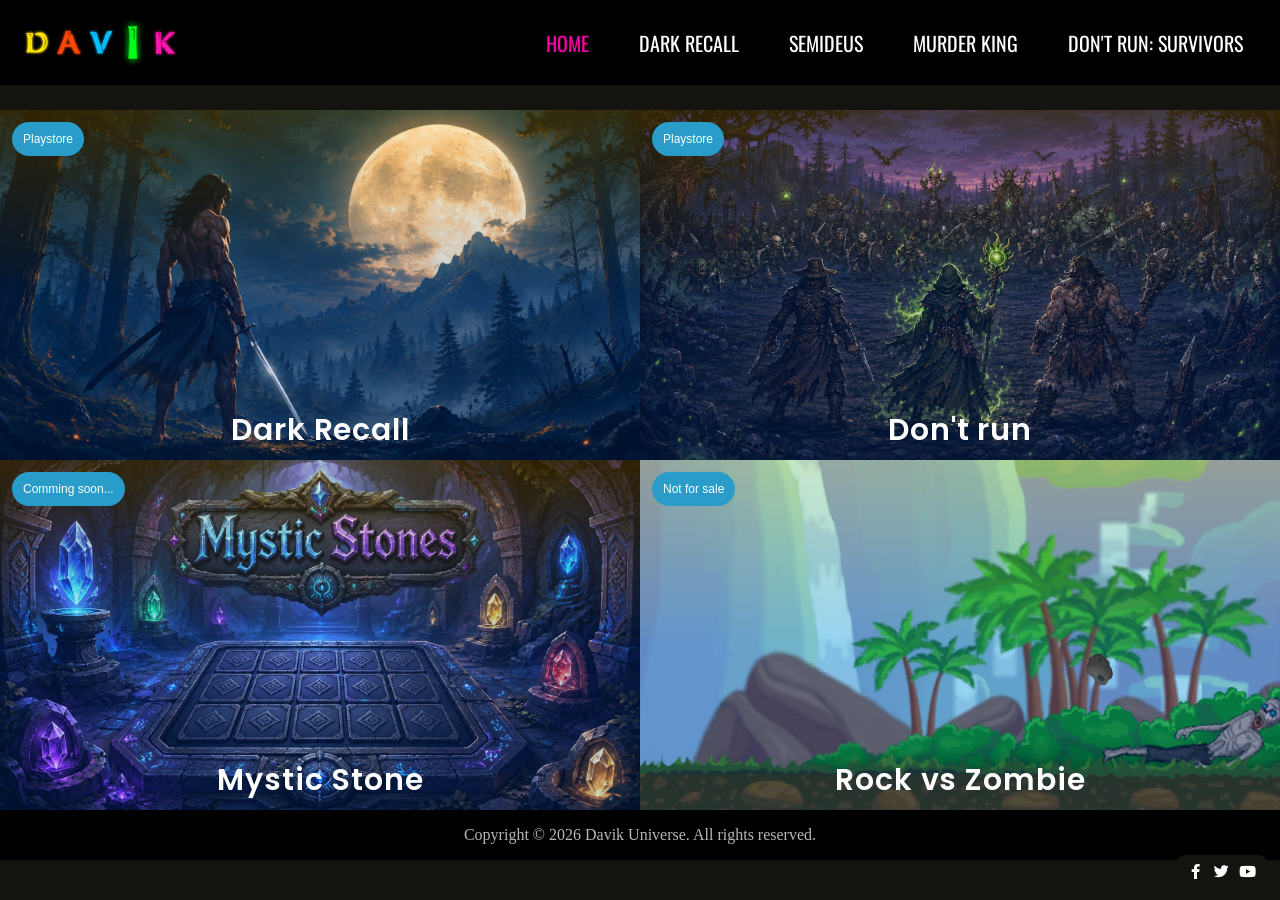
<file: index.html>
<!DOCTYPE html>
<html lang="en-US">

<head>
	<meta charset="UTF-8">
	<meta name="viewport" content="width=device-width, initial-scale=1">
	<link rel="profile" href="https://gmpg.org/xfn/11">
	<title>D A V I K</title>
	<link rel="shortcut icon" type="image/x-icon" href="public/img/tab_icon.png" />
	<link rel="canonical" href="https://davikuniverse.org/" />

	<link rel="stylesheet" id="elementor-frontend-css" href="public/styles/frontendmin2.css?ver=3.5.3" media="all" />
	<link rel="stylesheet" id="elementor-pro-css" href="public/styles/frontendmin.css?ver=3.4.1" media="all" />
	<link rel="stylesheet" id="jet-blog-css" href="public/styles/jet-blog.css?ver=2.2.12" media="all" />
	<link rel="stylesheet" href="https://cdnjs.cloudflare.com/ajax/libs/font-awesome/6.0.0-beta2/css/all.min.css"
		integrity="sha512-YWzhKL2whUzgiheMoBFwW8CKV4qpHQAEuvilg9FAn5VJUDwKZZxkJNuGM4XkWuk94WCrrwslk8yWNGmY1EduTA=="
		crossorigin="anonymous" referrerpolicy="no-referrer" />
	<link rel="stylesheet" id="elementor-post-151754-css" href="public/styles/post-151754.css?ver=1636825092"
		media="all" />
	<link rel="stylesheet" id="elementor-post-161550-css" href="public/styles/post-161550.css?ver=1636825093"
		media="all" />
	<link rel="stylesheet" id="elementor-post-151733-css" href="public/styles/post-151733.css?ver=1636825093"
		media="all" />
	<link crossorigin="anonymous" rel="stylesheet" id="google-fonts-1-css"
		href="https://fonts.googleapis.com/css?family=Roboto%3A100%2C100italic%2C200%2C200italic%2C300%2C300italic%2C400%2C400italic%2C500%2C500italic%2C600%2C600italic%2C700%2C700italic%2C800%2C800italic%2C900%2C900italic%7CRoboto+Slab%3A100%2C100italic%2C200%2C200italic%2C300%2C300italic%2C400%2C400italic%2C500%2C500italic%2C600%2C600italic%2C700%2C700italic%2C800%2C800italic%2C900%2C900italic%7CRubik%3A100%2C100italic%2C200%2C200italic%2C300%2C300italic%2C400%2C400italic%2C500%2C500italic%2C600%2C600italic%2C700%2C700italic%2C800%2C800italic%2C900%2C900italic%7CPoppins%3A100%2C100italic%2C200%2C200italic%2C300%2C300italic%2C400%2C400italic%2C500%2C500italic%2C600%2C600italic%2C700%2C700italic%2C800%2C800italic%2C900%2C900italic%7COswald%3A100%2C100italic%2C200%2C200italic%2C300%2C300italic%2C400%2C400italic%2C500%2C500italic%2C600%2C600italic%2C700%2C800%2C800italic%2C900%2C900italic&#038;display=auto&#038;ver=6.2.2"
		media="all" />

	<script async src="https://pagead2.googlesyndication.com/pagead/js/adsbygoogle.js?client=ca-pub-2590987192817381"
		crossorigin="anonymous"></script>

	<style>
		:root {
			--page-bg: rgb(20, 19, 15);
			--social-bg: rgb(20, 19, 15);
			--footer-text: rgb(183, 183, 183);
			--logo-height: 32px;
		}

		* {
			box-sizing: border-box;
		}

		body {
			margin: 0;
			background-color: var(--page-bg);
			overflow-x: hidden;
		}

		.site {
			display: flex;
			flex-direction: column;
			min-height: 100vh;
		}

		.site__header,
		.site__footer,
		.site-content {
			width: 100%;
		}

		.social-bar {
			position: fixed;
			bottom: 12px;
			right: 12px;
			display: inline-flex;
			gap: 10px;
			align-items: center;
			justify-content: center;
			padding: 6px 10px;
			background-color: var(--social-bg);
			border-radius: 10px;
			z-index: 20;
		}

		.logo {
			display: block;
			padding: 10px;
			height: auto;
			width: 150px;
		}

		.logo-wordmark {
			display: inline-flex;
			align-items: center;
			gap: 2px;
			padding: 10px 0 10px 10px;
			flex-wrap: nowrap;
		}

		.logo-letter {
			display: block;
			height: var(--logo-height);
			width: 30px;
			object-fit: contain;
			transform-origin: center center;
			animation: logo-letter-pulse 1800ms ease-in-out infinite;
		}

		.logo-letter:nth-child(1) {
			animation-delay: 0ms;
		}

		.logo-letter:nth-child(2) {
			animation-delay: 140ms;
		}

		.logo-letter:nth-child(3) {
			animation-delay: 280ms;
		}

		.logo-letter:nth-child(4) {
			animation-delay: 420ms;
		}

		.logo-letter:nth-child(5) {
			animation-delay: 560ms;
		}

		.header-inner {
			display: flex;
			align-items: center;
			justify-content: space-between;
			padding: 8px 12px;
			gap: 12px;
		}

		.header-inner .logo-box {
			flex: 0 0 auto;
		}

		.header-inner .header-nav {
			flex: 1 1 auto;
			display: flex;
			justify-content: flex-end;
		}

		.tiles-section {
			font-family: Georgia, "Times New Roman", Times, serif;
		}

		.tiles-section .jet-smart-tiles-slide__wrap {
			font-family: "Gill Sans", "Gill Sans MT", Calibri, "Trebuchet MS", sans-serif;
		}

		.tile {
			background-size: cover;
			background-position: center;
		}

		.tile--dont_run {
			background-image: url("public/img/dont_run_splash.webp");
		}

		.tile--mystic_stone {
			background-image: url("public/img/bg_mystic_stone.webp");
		}

		.tile--duck_pilot {
			background-image: url("public/img/duck_pilot.webp");
		}

		.tile--dark_recall {
			background-image: url("public/img/dark_recall.webp");
		}

		.jet-smart-tiles__box {
			position: relative;
			overflow: hidden;
			transition: transform 1000ms cubic-bezier(0.22, 0.61, 0.36, 1), box-shadow 1000ms cubic-bezier(0.22, 0.61, 0.36, 1), filter 1000ms cubic-bezier(0.22, 0.61, 0.36, 1);
			will-change: transform;
			/* hint for smoother transforms */
		}

		.jet-smart-tiles__box:hover {
			transform: translateY(-4px) scale(1.01);
			box-shadow: 0 12px 32px rgba(0, 0, 0, 0.35), 0 0 18px rgba(255, 255, 255, 0.12);
			filter: brightness(1.12) saturate(1.18) contrast(1.08);
		}

		.jet-smart-tiles__box-content {
			position: absolute;
			left: 0;
			right: 0;
			bottom: 12px;
			display: flex;
			justify-content: center;
			align-items: flex-end;
			text-align: center;
			padding: 0 12px;
		}

		.tile__title {
			font-family: cursive;
			display: inline-block;
			transition: transform 500ms cubic-bezier(0.22, 0.61, 0.36, 1);
			will-change: transform;
		}

		.jet-smart-tiles__box:hover .tile__title {
			transform: scale(1.2);
			color: #ffeb7a;
			text-shadow: 0 0 8px rgb(242, 255, 0), 0 0 16px rgba(255, 242, 0, 0.98);
			animation: title-pulse 1200ms ease-in-out infinite;
		}

		.jet-smart-tiles__terms-link {
			position: absolute;
			top: 12px;
			left: 12px;
			transform: none;
			display: inline-block;
			padding: 6px 10px;
			background: rgba(0, 0, 0, 0.35);
			color: #fff;
			border-radius: 6px;
			text-decoration: none;
			transition: opacity 180ms ease;
			backface-visibility: hidden;
			-webkit-font-smoothing: antialiased;
			-moz-osx-font-smoothing: grayscale;
			pointer-events: auto;
		}

		@keyframes title-pulse {
			0% {
				transform: scale(1.2);
			}

			50% {
				transform: scale(1.28);
			}

			100% {
				transform: scale(1.2);
			}
		}


		.firefly-layer {
			position: fixed;
			inset: 0;
			pointer-events: none;
			overflow: hidden;
			z-index: 10;
		}

		.firefly {
			position: absolute;
			background-repeat: no-repeat;
			background-size: contain;
			opacity: 0;
			animation: firefly-fade 1200ms ease-out forwards;
			filter: drop-shadow(0 0 6px rgba(255, 255, 200, 0.7));
		}

		@keyframes firefly-fade {
			0% {
				opacity: 0;
				transform: translate(0, 0) scale(0.5);
			}

			40% {
				opacity: 1;
			}

			100% {
				opacity: 0;
				transform: translate(var(--drift-x, 0px), var(--drift-y, -12px)) scale(1.05);
			}
		}

		.footer-text {
			margin: 0;
			padding: 16px 0;
			text-align: center;
			color: var(--footer-text);
		}

		.dark-recall-overlay {
			position: fixed;
			inset: 0;
			display: none;
			align-items: flex-start;
			justify-content: center;
			background: rgba(0, 0, 0, 0.75);
			backdrop-filter: blur(4px);
			z-index: 40;
			padding: 24px 12px;
			overflow-y: auto;
		}

		.dark-recall-overlay.is-active {
			display: flex;
		}

		.dark-recall-modal {
			background: rgba(20, 20, 20, 0.92);
			border: 1px solid rgba(255, 255, 255, 0.08);
			box-shadow: 0 20px 40px rgba(0, 0, 0, 0.5);
			border-radius: 12px;
			max-width: 1100px;
			width: 100%;
			padding: 20px;
			max-height: calc(100vh - 48px);
			overflow: auto;
		}

		.dark-recall-header {
			display: flex;
			align-items: center;
			justify-content: space-between;
			color: #f7f7f7;
			margin-bottom: 14px;
		}

		.dark-recall-grid {
			display: grid;
			grid-template-columns: repeat(auto-fit, minmax(240px, 1fr));
			gap: 12px;
		}

		.dark-recall-grid img {
			width: 100%;
			height: 100%;
			object-fit: cover;
			border-radius: 10px;
			box-shadow: 0 8px 22px rgba(0, 0, 0, 0.35), 0 0 12px rgba(255, 255, 255, 0.18);
			animation: demo-pulse 2200ms cubic-bezier(0.4, 0, 0.2, 1) infinite;
			animation-delay: var(--pulse-delay, 0ms);
		}

		.dark-close {
			background: transparent;
			border: 1px solid rgba(255, 255, 255, 0.25);
			color: #f7f7f7;
			border-radius: 999px;
			padding: 6px 12px;
			cursor: pointer;
			transition: background 180ms ease, transform 180ms ease;
		}

		.dark-close:hover {
			background: rgba(255, 255, 255, 0.08);
			transform: translateY(-1px);
		}

		.dark-recall-grid img:nth-child(1) {
			--pulse-delay: 0ms;
		}

		.dark-recall-grid img:nth-child(2) {
			--pulse-delay: 180ms;
		}

		.dark-recall-grid img:nth-child(3) {
			--pulse-delay: 340ms;
		}

		.dark-recall-grid img:nth-child(4) {
			--pulse-delay: 520ms;
		}

		@keyframes demo-pulse {
			0% {
				transform: scale(1);
			}

			45% {
				transform: scale(1.02);
			}

			100% {
				transform: scale(1);
			}
		}

		@keyframes logo-letter-pulse {
			0%,
			100% {
				transform: scale(1);
			}

			50% {
				transform: scale(1.1);
			}
		}

		@media (max-width: 767px) {

			/* Stack tiles vertically and allow scrolling on small screens */
			.tiles-section .jet-smart-tiles-slide__wrap {
				display: flex;
				flex-direction: column;
				gap: 12px;
				min-height: auto;
				height: auto;
				max-height: none;
				overflow-y: auto;
				padding-bottom: 12px;
			}

			.tiles-section .jet-smart-tiles {
				width: 100%;
			}

			/* Keep tile aspect ratio on mobile so backgrounds don't get squashed */
			.tiles-section .jet-smart-tiles__box {
				aspect-ratio: 16 / 9;
				height: auto;
				min-height: calc(100vw * 9 / 16);
			}
		}
	</style>
</head>

<body class="site" itemtype="https://schema.org/WebPage" itemscope="itemscope">
	<header class="site__header elementor elementor-161550 elementor-location-header" data-elementor-type="header"
		data-elementor-id="161550" data-elementor-settings="[]">
		<div class="elementor-element elementor-element-4b29fe0 elementor-shape-square elementor-grid-0 elementor-widget-social-icons"
			data-id="4b29fe0" data-element_type="widget" data-widget_type="social-icons.default">
			<div class="elementor-widget-container social-bar">
				<div class="elementor-grid">
					<span class="elementor-grid-item">
						<a class="elementor-icon elementor-social-icon elementor-social-icon-facebook-f elementor-animation-pop elementor-repeater-item-eb69bff"
							href="https://www.facebook.com/davikuniverse" target="_blank">
							<span class="elementor-screen-only">Facebook-f</span>
							<i class="fab fa-facebook-f"></i>
						</a>
					</span>
					<span class="elementor-grid-item">
						<a class="elementor-icon elementor-social-icon elementor-social-icon-twitter elementor-animation-pop elementor-repeater-item-19c650d"
							href="https://twitter.com/davikuniverse" target="_blank">
							<span class="elementor-screen-only">Twitter</span>
							<i class="fab fa-twitter"></i>
						</a>
					</span>
					<span class="elementor-grid-item">
						<a class="elementor-icon elementor-social-icon elementor-social-icon-youtube elementor-animation-pop elementor-repeater-item-9fb6d05"
							href="https://www.youtube.com/@davidle1407/featured" target="_blank">
							<span class="elementor-screen-only">Youtube</span>
							<i class="fab fa-youtube"></i>
						</a>
					</span>
				</div>
			</div>
		</div>

		<section
			class="elementor-section elementor-top-section elementor-element elementor-element-14152f4 elementor-section-boxed"
			data-id="14152f4" data-element_type="section"
			data-settings="{&quot;background_background&quot;:&quot;classic&quot;}">
			<div class="header-inner">
				<div class="logo-box">
					<div class="logo-wordmark" role="img" aria-label="Davik Universe">
						<img class="logo-letter" src="public/img/txt_D.png" alt="D" />
						<img class="logo-letter" src="public/img/txt_A.png" alt="A" />
						<img class="logo-letter" src="public/img/txt_V.png" alt="V" />
						<img class="logo-letter" src="public/img/txt_I.png" alt="I" />
						<img class="logo-letter" src="public/img/txt_K.png" alt="K" />
					</div>
				</div>
				<div class="elementor-element elementor-element-d98be98 elementor-nav-menu__align-right header-nav">
					<nav role="navigation"
						class="elementor-nav-menu--main elementor-nav-menu--layout-horizontal e--pointer-background e--animation-fade">
						<ul id="menu-1-d98be98" class="elementor-nav-menu">
							<li
								class="menu-item menu-item-type-post_type menu-item-object-page menu-item-home current-menu-item page_item page-item-151754 current_page_item menu-item-151768">
								<a href="https://davikuniverse.org/" aria-current="page"
									class="elementor-item elementor-item-active menu-link">Home</a>
							</li>
							<li class="menu-item menu-item-type-post_type menu-item-object-page menu-item-136692">
								<a href="dark-recall-privacy-policy.html"
									class="elementor-item menu-link">Dark Recall</a>
							</li>
							<li class="menu-item menu-item-type-post_type menu-item-object-page menu-item-136692">
								<a href="semideus-privacy-policy.html"
									class="elementor-item menu-link">Semideus</a>
							</li>
							<li class="menu-item menu-item-type-post_type menu-item-object-page menu-item-136692">
								<a href="murderking-privacy-policy.html"
									class="elementor-item menu-link">Murder King</a>
							</li>
							<li class="menu-item menu-item-type-post_type menu-item-object-page menu-item-136692">
								<a href="dont-run-privacy-policy.html"
									class="elementor-item menu-link">Don't Run: Survivors</a>
							</li>
						</ul>
					</nav>
				</div>
			</div>
		</section>
	</header>

	<main id="content" class="site-content">
		<div data-elementor-type="wp-post" data-elementor-id="151754" class="elementor elementor-151754"
			data-elementor-settings="[]">
			<section
				class="tiles-section elementor-section elementor-top-section elementor-element elementor-element-64cb436f elementor-section-stretched elementor-section-boxed elementor-section-height-default elementor-section-height-default"
				data-id="64cb436f" data-element_type="section"
				data-settings="{&quot;stretch_section&quot;:&quot;section-stretched&quot;}">
				<div class="elementor-element elementor-element-f50508d elementor-widget elementor-widget-jet-blog-smart-tiles"
					data-id="f50508d" data-element_type="widget" data-widget_type="jet-blog-smart-tiles.default">
					<div class="jet-smart-tiles-slide__wrap layout-2-x">
						<div class="jet-smart-tiles">
							<div class="jet-smart-tiles__box tile tile--dark_recall">
								<a href="https://play.google.com/store/apps/details?id=com.davik.dark_recall"
									class="jet-smart-tiles__terms-link jet-smart-tiles__terms-link--21">Playstore</a>
								<div class="jet-smart-tiles__box-content">
									<div class="jet-smart-tiles__box-title tile__title">Dark Recall</div>
								</div>
							</div>
						</div>
						<div class="jet-smart-tiles">
							<div class="jet-smart-tiles__box tile tile--dont_run">
								<a href="https://play.google.com/store/apps/details?id=com.davik.dontrun"
									class="jet-smart-tiles__terms-link jet-smart-tiles__terms-link--21">Playstore</a>
								<div class="jet-smart-tiles__box-content">
									<div class="jet-smart-tiles__box-title tile__title">Don't run</div>
								</div>
							</div>
						</div>

						<div class="jet-smart-tiles">
							<div class="jet-smart-tiles__box tile tile--mystic_stone">
								<a class="jet-smart-tiles__terms-link jet-smart-tiles__terms-link--21">Comming soon...</a>
								<div class="jet-smart-tiles__box-content">
									<div class="jet-smart-tiles__box-title tile__title">Mystic Stone</div>
								</div>
							</div>
						</div>

						<div class="jet-smart-tiles">
							<div class="jet-smart-tiles__box tile tile--duck_pilot">
								<a class="jet-smart-tiles__terms-link jet-smart-tiles__terms-link--21">Not for sale</a>
								<div class="jet-smart-tiles__box-content">
									<div class="jet-smart-tiles__box-title tile__title">Rock vs Zombie</div>
								</div>
							</div>
						</div>
					</div>
				</div>
			</section>
		</div>
	</main>

	<footer class="site__footer elementor elementor-151733 elementor-location-footer" data-elementor-type="footer"
		data-elementor-id="151733" data-elementor-settings="[]">
		<section
			class="elementor-section elementor-top-section elementor-element elementor-element-102b1ff0 elementor-section-content-middle elementor-section-boxed elementor-section-height-default elementor-section-height-default"
			data-id="102b1ff0" data-element_type="section"
			data-settings="{&quot;background_background&quot;:&quot;classic&quot;}">
			<div class="elementor-column elementor-col-100 elementor-top-column elementor-element elementor-element-6660397a"
				data-id="6660397a" data-element_type="column">
				<div class="elementor-widget-wrap">
					<div class="elementor-element elementor-element-e89cd31 elementor-widget elementor-widget-text-editor"
						data-id="e89cd31" data-element_type="widget" data-widget_type="text-editor.default">
						<p class="footer-text">Copyright © 2026 Davik Universe. All rights reserved.</p>
					</div>
				</div>
			</div>
		</section>
	</footer>
	<div class="dark-recall-overlay" id="darkRecallOverlay" aria-hidden="true">
		<div class="dark-recall-modal">
			<div class="dark-recall-header">
				<h3 style="margin: 0; font-family: 'Oswald', sans-serif; letter-spacing: 0.5px;">Dark Recall Preview
				</h3>
				<button class="dark-close" id="darkRecallClose" type="button">Close</button>
			</div>
			<div class="dark-recall-grid">
				<img src="public/img/demo1.webp" alt="Dark Recall Demo 1" />
				<img src="public/img/demo2.webp" alt="Dark Recall Demo 2" />
				<img src="public/img/demo3.webp" alt="Dark Recall Demo 3" />
				<img src="public/img/demo4.webp" alt="Dark Recall Demo 4" />
			</div>
		</div>
	</div>
	<script>
		(() => {
			const layer = document.createElement("div");
			layer.className = "firefly-layer";
			document.body.appendChild(layer);

			const fireflyImg = "public/img/firefly.png";
			const maxFireflies = 60;
			let lastSpawn = 0;

			function spawnFirefly(x, y, opts = {}) {
				const { upward = false, tight = false } = opts;

				if (layer.childElementCount > maxFireflies && layer.firstChild) {
					layer.firstChild.remove();
				}

				const el = document.createElement("span");
				el.className = "firefly";

				const size = 10 + Math.random() * 12;
				const angle = upward
					? (-Math.PI / 2) + (Math.random() - 0.5) * 0.8 // mostly upward
					: Math.random() * Math.PI * 2;
				const radius = tight ? 4 + Math.random() * 8 : 12 + Math.random() * 24;
				const offsetX = Math.cos(angle) * radius;
				const offsetY = Math.sin(angle) * radius;

				el.style.width = `${size}px`;
				el.style.height = `${size}px`;
				el.style.left = `${x + offsetX}px`;
				el.style.top = `${y + offsetY}px`;
				el.style.setProperty("--drift-x", `${offsetX * (upward ? 0.45 : 0.6)}px`);
				el.style.setProperty("--drift-y", `${(upward ? -Math.abs(offsetY) * 1.8 : offsetY * 0.6) - 20}px`);
				el.style.backgroundImage = `url(${fireflyImg})`;

				layer.appendChild(el);
				el.addEventListener("animationend", () => el.remove());
			}

			const hoverTimers = new WeakMap();
			const tiles = document.querySelectorAll(".jet-smart-tiles__box");

			tiles.forEach((box) => {
				box.addEventListener("mouseenter", () => {
					const title = box.querySelector(".tile__title");
					if (!title || hoverTimers.has(box)) return;

					const spawnFromTitle = () => {
						const rect = title.getBoundingClientRect();
						const randX = rect.left + Math.random() * rect.width;
						const baseY = rect.top + rect.height * 0.6;
						spawnFirefly(randX, baseY, { upward: true, tight: true });
					};

					spawnFromTitle();
					const id = window.setInterval(spawnFromTitle, 160);
					hoverTimers.set(box, id);
				});

				box.addEventListener("mouseleave", () => {
					const id = hoverTimers.get(box);
					if (id) {
						clearInterval(id);
						hoverTimers.delete(box);
						window.clearInterval(id);
					}
				});
			});

			const logoWordmark = document.querySelector(".logo-wordmark");
			if (logoWordmark) {
				const spawnFromLogo = () => {
					const rect = logoWordmark.getBoundingClientRect();
					const randX = rect.left + Math.random() * rect.width;
					const randY = rect.top + Math.random() * rect.height;
					spawnFirefly(randX, randY, { tight: true });
				};

				spawnFromLogo();
				window.setInterval(spawnFromLogo, 700);
			}

			document.addEventListener("pointermove", (event) => {
				const now = Date.now();
				if (now - lastSpawn < 40) return;
				lastSpawn = now;
				spawnFirefly(event.clientX, event.clientY);
			});

			const darkTile = document.querySelector(".tile--dark_recall");
			const overlay = document.getElementById("darkRecallOverlay");
			const closeBtn = document.getElementById("darkRecallClose");

			const closeOverlay = () => {
				if (overlay) overlay.classList.remove("is-active");
			};

			if (darkTile && overlay) {
				darkTile.addEventListener("click", (e) => {
					if (e.target.closest('.jet-smart-tiles__terms-link')) {
						return;
					}
					e.preventDefault();
					overlay.classList.add("is-active");
				});
			}

			if (closeBtn) {
				closeBtn.addEventListener("click", closeOverlay);
			}

			if (overlay) {
				overlay.addEventListener("click", (e) => {
					if (e.target === overlay) {
						closeOverlay();
					}
				});
			}
		})();
	</script>
</body>

</html>
</file>
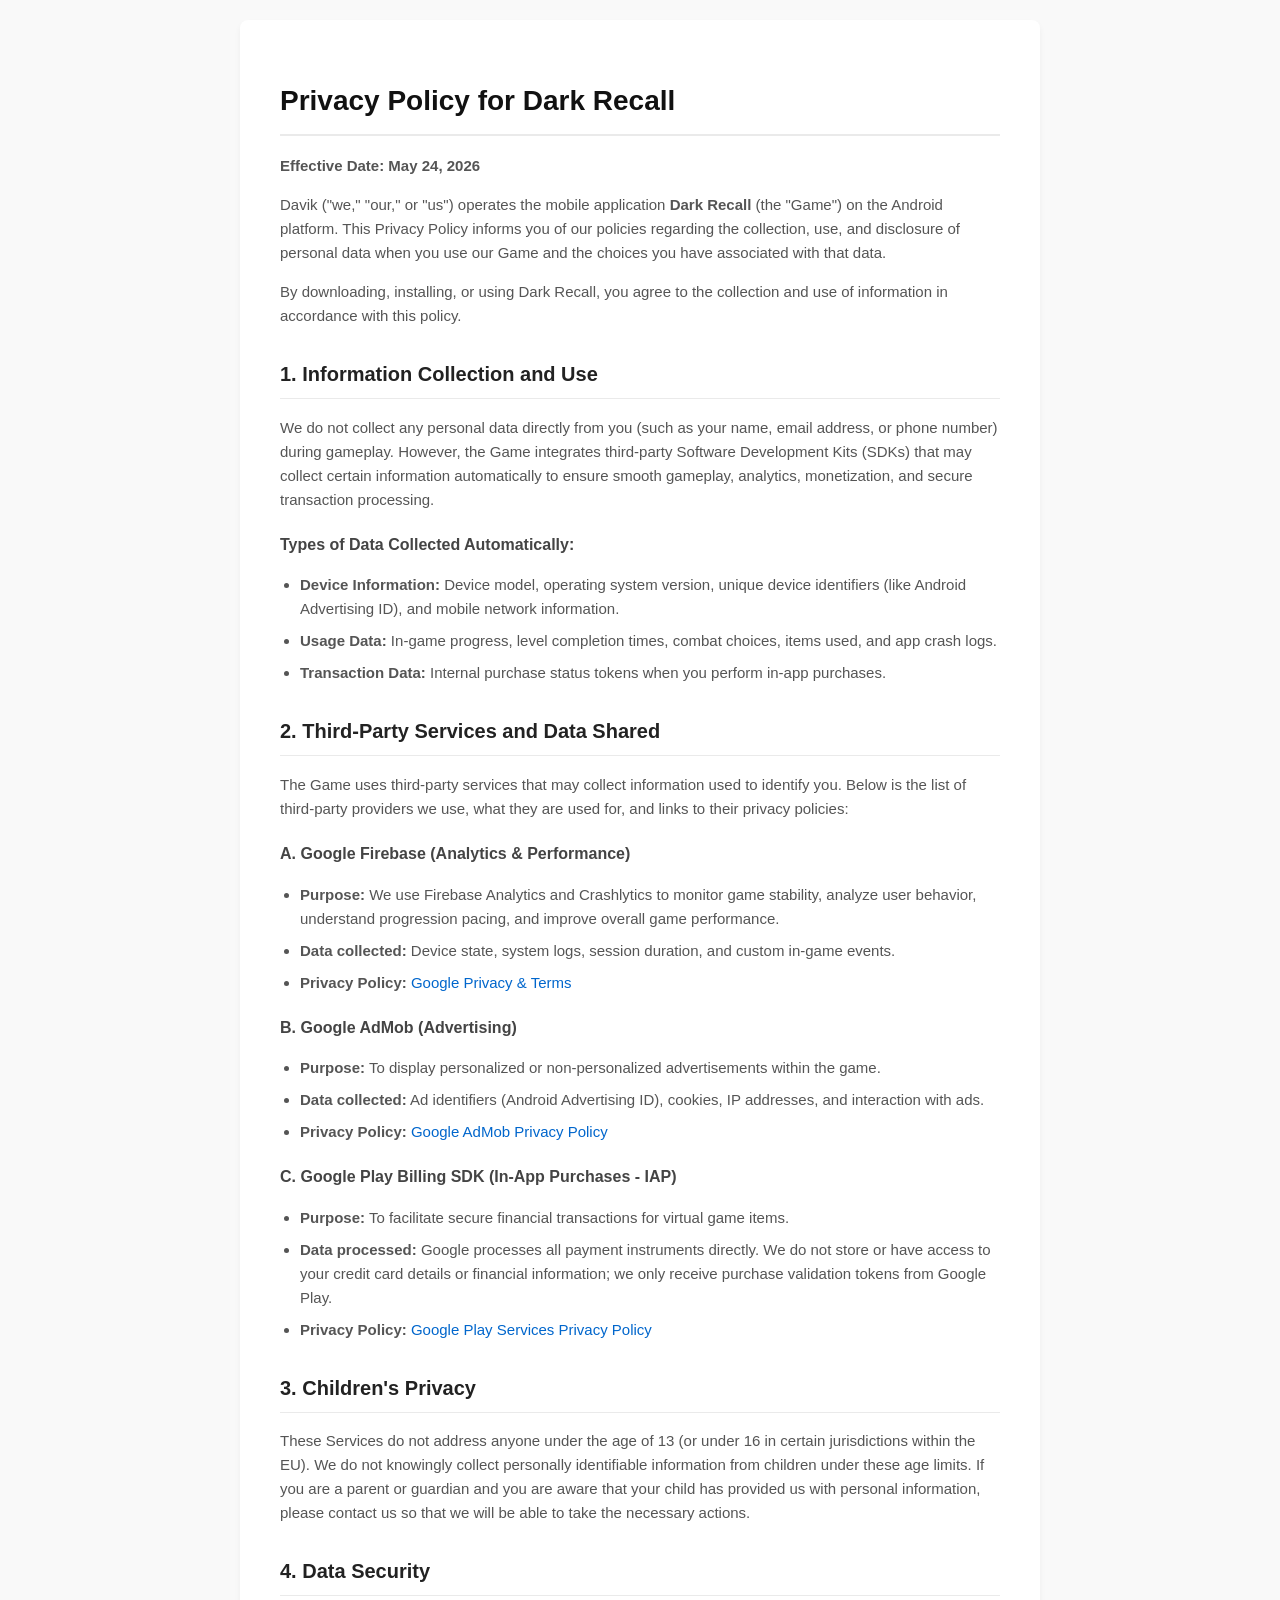
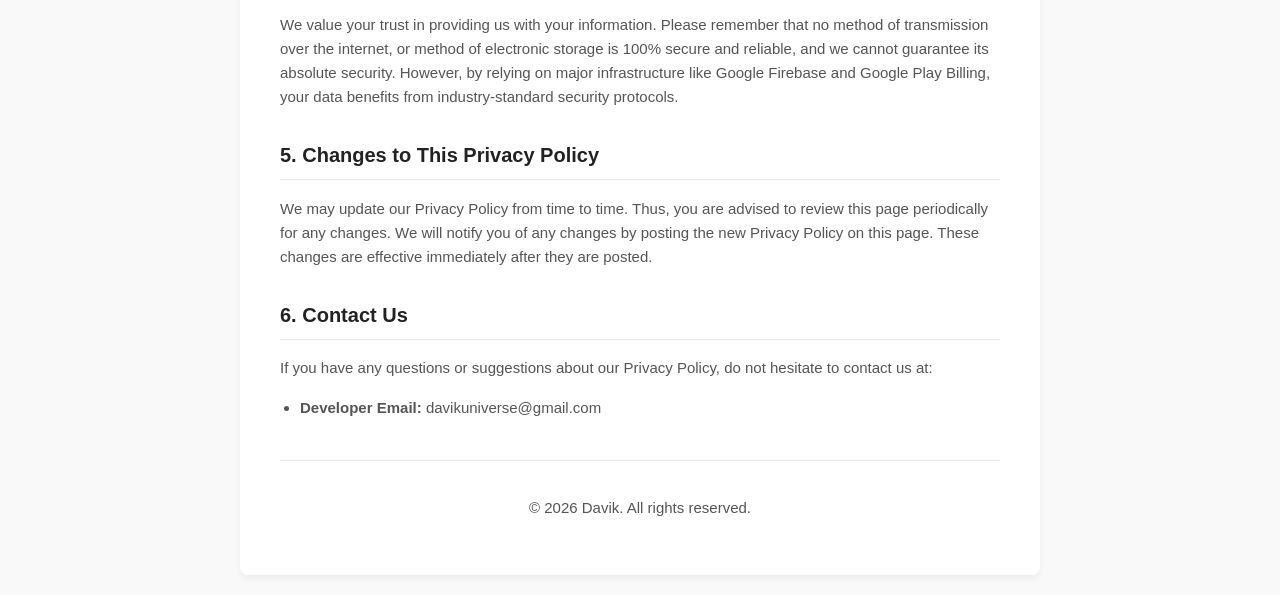
<file: dark-recall-privacy-policy.html>
<!DOCTYPE html>
<html lang="en">

<head>
	<meta charset="UTF-8">
	<meta name="viewport" content="width=device-width, initial-scale=1.0">
	<title>Privacy Policy - Dark Recall</title>
	<style>
		body {
			font-family: -apple-system, BlinkMacSystemFont, "Segoe UI", Roboto, Helvetica, Arial, sans-serif;
			line-height: 1.6;
			color: #333;
			max-width: 800px;
			margin: 0 auto;
			padding: 20px;
			background-color: #f9f9f9;
		}

		.container {
			background-color: #ffffff;
			padding: 40px;
			border-radius: 8px;
			box-shadow: 0 4px 6px rgba(0, 0, 0, 0.05);
		}

		h1 {
			color: #111;
			border-bottom: 2px solid #eaeaea;
			padding-bottom: 10px;
			font-size: 28px;
		}

		h2 {
			color: #222;
			margin-top: 30px;
			border-bottom: 1px solid #eaeaea;
			padding-bottom: 8px;
			font-size: 20px;
		}

		h3 {
			color: #444;
			font-size: 16px;
			margin-top: 20px;
		}

		p,
		li {
			color: #555;
			font-size: 15px;
		}

		ul {
			padding-left: 20px;
		}

		li {
			margin-bottom: 8px;
		}

		a {
			color: #0066cc;
			text-decoration: none;
		}

		a:hover {
			text-decoration: underline;
		}

		.footer {
			margin-top: 40px;
			font-size: 12px;
			color: #888;
			text-align: center;
			border-top: 1px solid #eaeaea;
			padding-top: 20px;
		}
	</style>
</head>

<body>

	<div class="container">
		<h1>Privacy Policy for Dark Recall</h1>
		<p><strong>Effective Date: May 24, 2026</strong></p>

		<p>Davik ("we," "our," or "us") operates the mobile application <strong>Dark Recall</strong> (the "Game") on the
			Android platform. This Privacy Policy informs you of our policies regarding the collection, use, and
			disclosure of personal data when you use our Game and the choices you have associated with that data.</p>

		<p>By downloading, installing, or using Dark Recall, you agree to the collection and use of information in
			accordance with this policy.</p>

		<h2>1. Information Collection and Use</h2>
		<p>We do not collect any personal data directly from you (such as your name, email address, or phone number)
			during gameplay. However, the Game integrates third-party Software Development Kits (SDKs) that may collect
			certain information automatically to ensure smooth gameplay, analytics, monetization, and secure transaction
			processing.</p>

		<h3>Types of Data Collected Automatically:</h3>
		<ul>
			<li><strong>Device Information:</strong> Device model, operating system version, unique device identifiers
				(like Android Advertising ID), and mobile network information.</li>
			<li><strong>Usage Data:</strong> In-game progress, level completion times, combat choices, items used, and
				app crash logs.</li>
			<li><strong>Transaction Data:</strong> Internal purchase status tokens when you perform in-app purchases.
			</li>
		</ul>

		<h2>2. Third-Party Services and Data Shared</h2>
		<p>The Game uses third-party services that may collect information used to identify you. Below is the list of
			third-party providers we use, what they are used for, and links to their privacy policies:</p>

		<h3>A. Google Firebase (Analytics & Performance)</h3>
		<ul>
			<li><strong>Purpose:</strong> We use Firebase Analytics and Crashlytics to monitor game stability, analyze
				user behavior, understand progression pacing, and improve overall game performance.</li>
			<li><strong>Data collected:</strong> Device state, system logs, session duration, and custom in-game events.
			</li>
			<li><strong>Privacy Policy:</strong> <a href="https://policies.google.com/privacy" target="_blank"
					rel="noopener noreferrer">Google Privacy & Terms</a></li>
		</ul>

		<h3>B. Google AdMob (Advertising)</h3>
		<ul>
			<li><strong>Purpose:</strong> To display personalized or non-personalized advertisements within the game.
			</li>
			<li><strong>Data collected:</strong> Ad identifiers (Android Advertising ID), cookies, IP addresses, and
				interaction with ads.</li>
			<li><strong>Privacy Policy:</strong> <a href="https://support.google.com/admob/answer/6128543"
					target="_blank" rel="noopener noreferrer">Google AdMob Privacy Policy</a></li>
		</ul>

		<h3>C. Google Play Billing SDK (In-App Purchases - IAP)</h3>
		<ul>
			<li><strong>Purpose:</strong> To facilitate secure financial transactions for virtual game items.</li>
			<li><strong>Data processed:</strong> Google processes all payment instruments directly. We do not store or
				have access to your credit card details or financial information; we only receive purchase validation
				tokens from Google Play.</li>
			<li><strong>Privacy Policy:</strong> <a href="https://policies.google.com/privacy" target="_blank"
					rel="noopener noreferrer">Google Play Services Privacy Policy</a></li>
		</ul>

		<h2>3. Children's Privacy</h2>
		<p>These Services do not address anyone under the age of 13 (or under 16 in certain jurisdictions within the
			EU). We do not knowingly collect personally identifiable information from children under these age limits.
			If you are a parent or guardian and you are aware that your child has provided us with personal information,
			please contact us so that we will be able to take the necessary actions.</p>

		<h2>4. Data Security</h2>
		<p>We value your trust in providing us with your information. Please remember that no method of transmission
			over the internet, or method of electronic storage is 100% secure and reliable, and we cannot guarantee its
			absolute security. However, by relying on major infrastructure like Google Firebase and Google Play Billing,
			your data benefits from industry-standard security protocols.</p>

		<h2>5. Changes to This Privacy Policy</h2>
		<p>We may update our Privacy Policy from time to time. Thus, you are advised to review this page periodically
			for any changes. We will notify you of any changes by posting the new Privacy Policy on this page. These
			changes are effective immediately after they are posted.</p>

		<h2>6. Contact Us</h2>
		<p>If you have any questions or suggestions about our Privacy Policy, do not hesitate to contact us at:</p>
		<ul>
			<li><strong>Developer Email:</strong> davikuniverse@gmail.com</li>
		</ul>

		<div class="footer">
			<p>&copy; 2026 Davik. All rights reserved.</p>
		</div>
	</div>

</body>

</html>
</file>
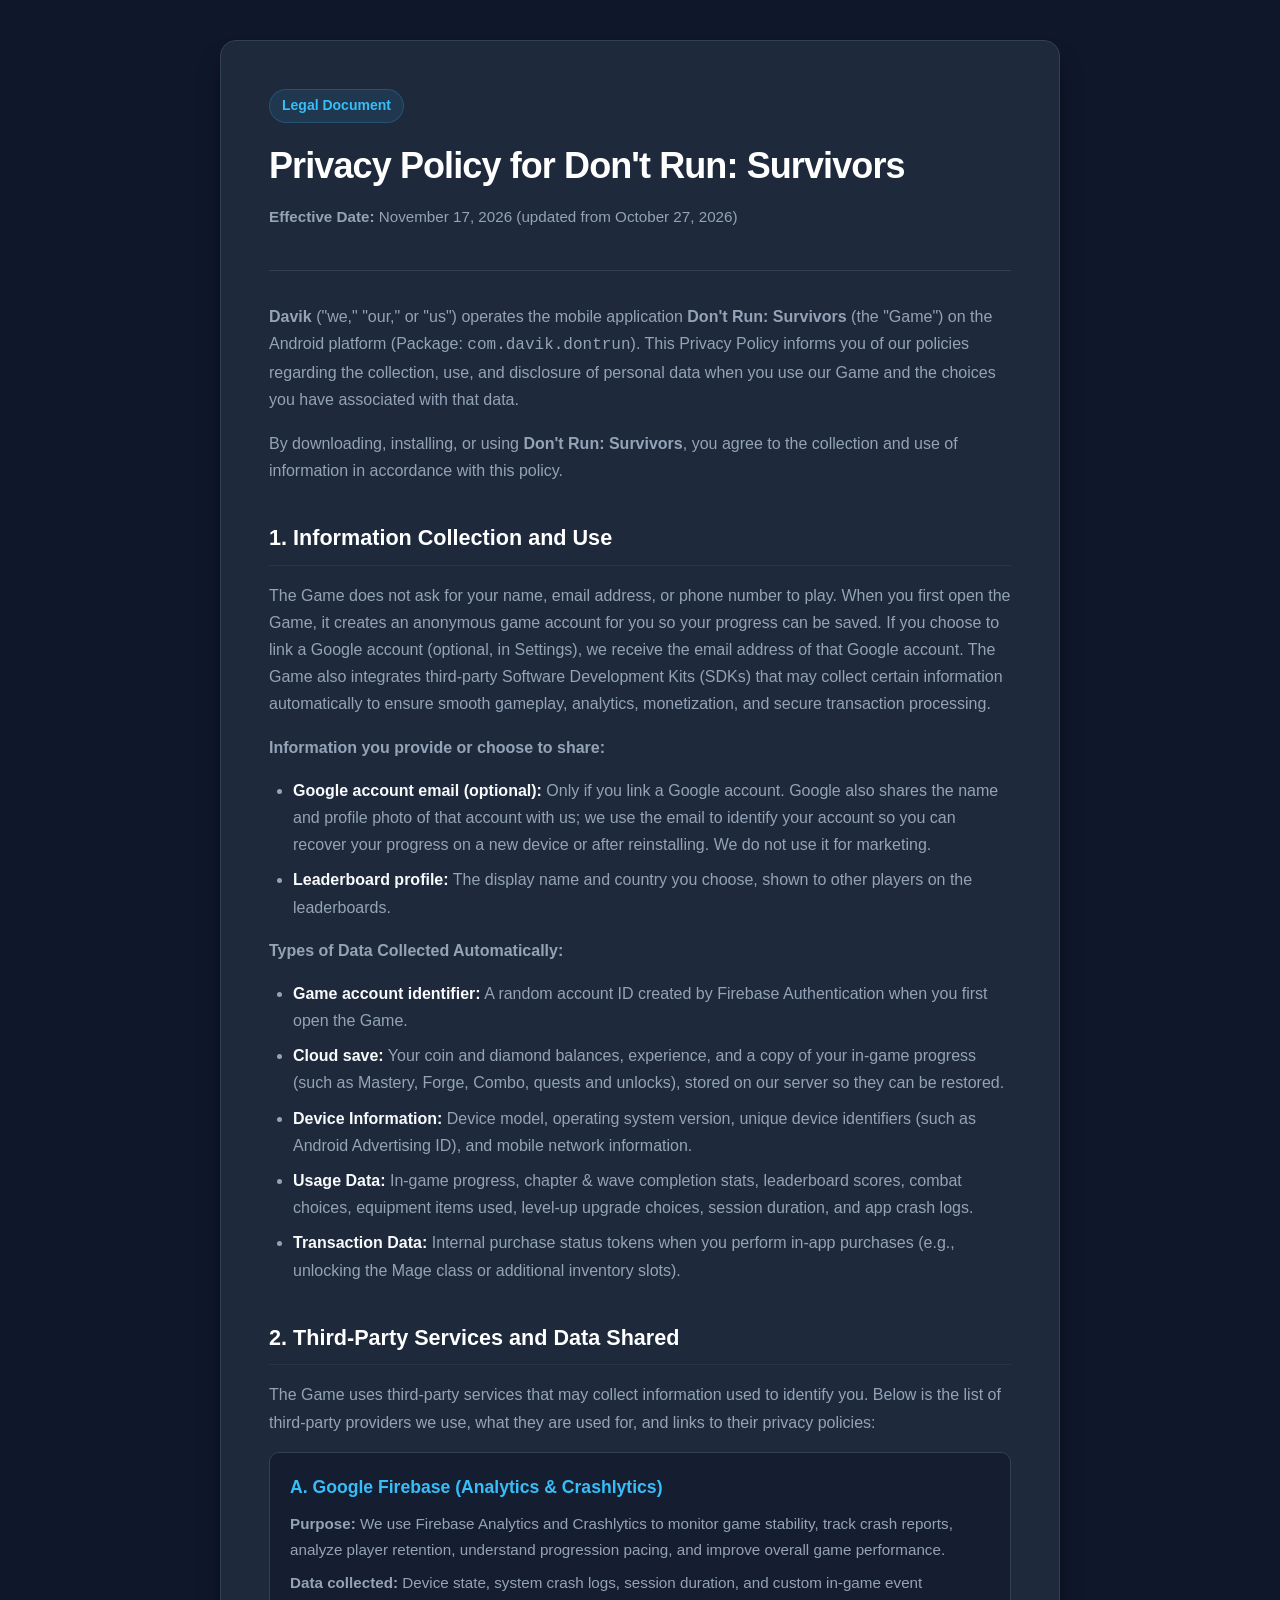
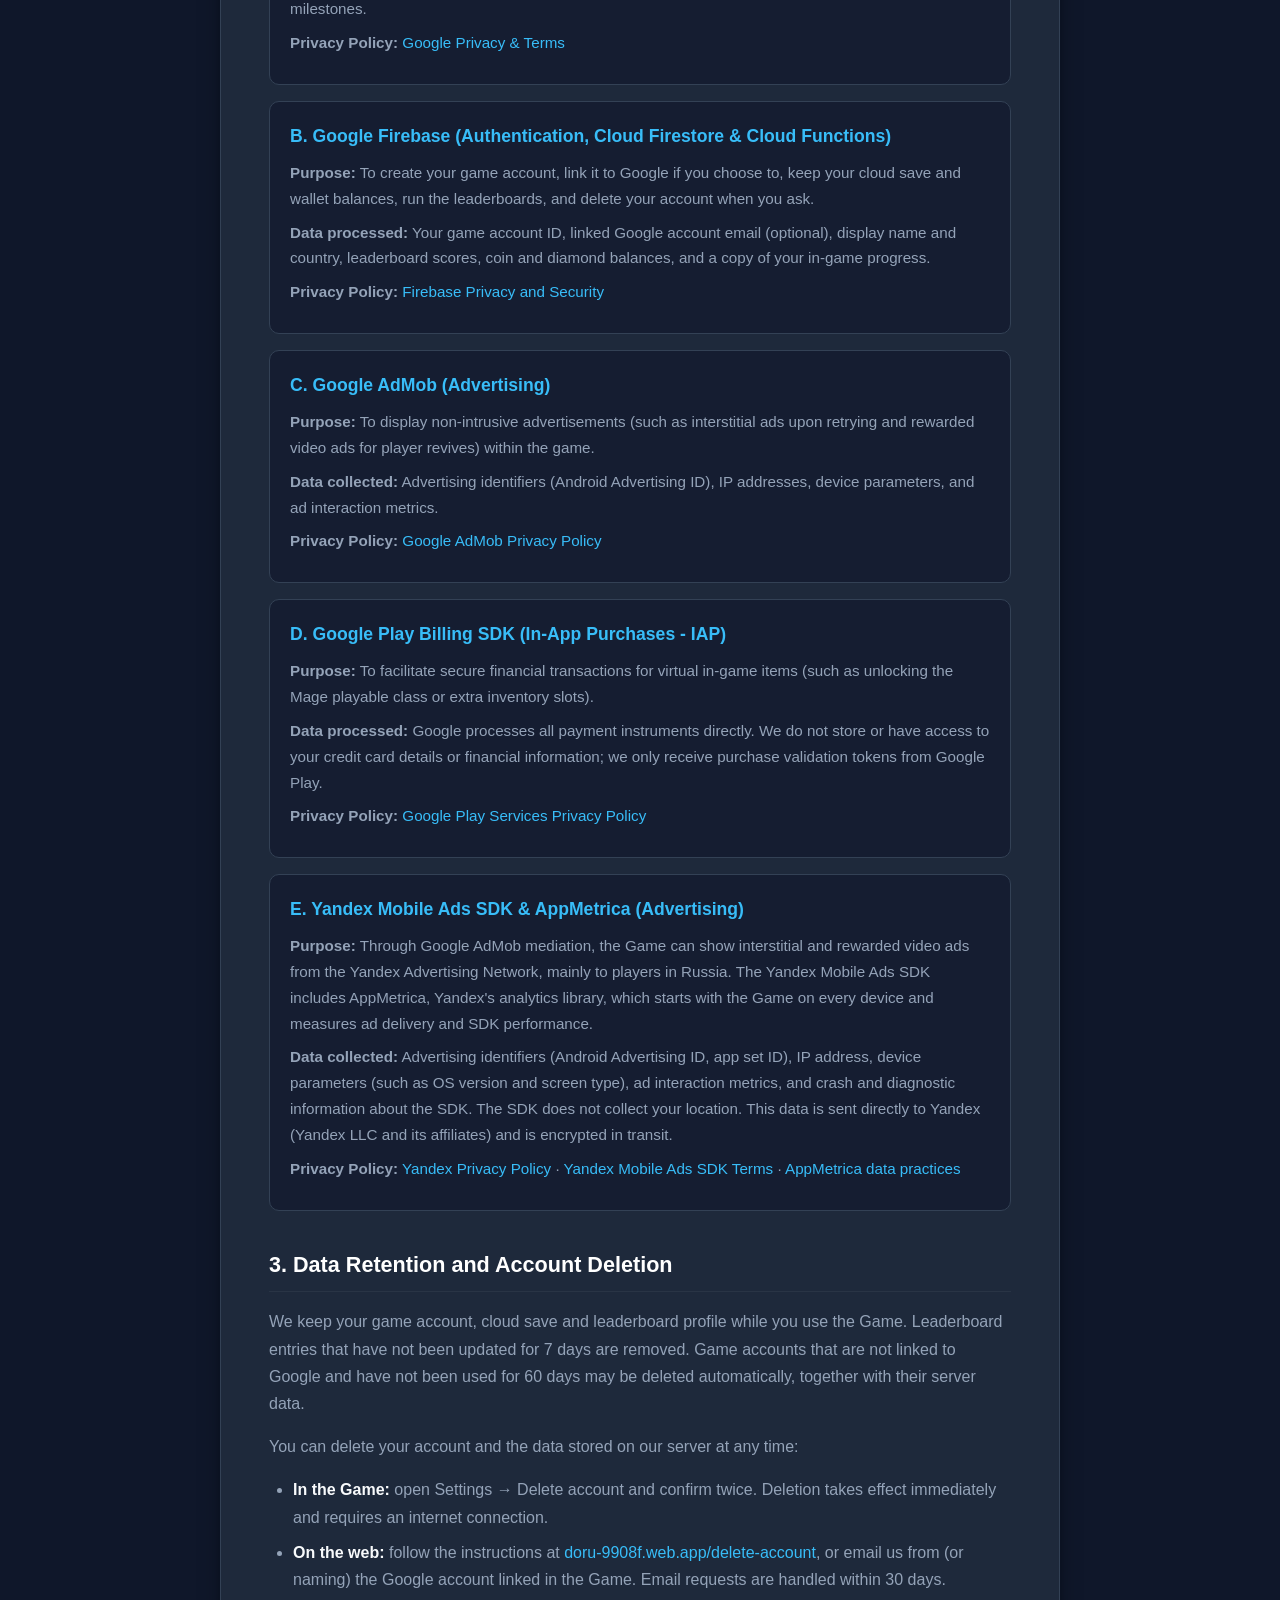
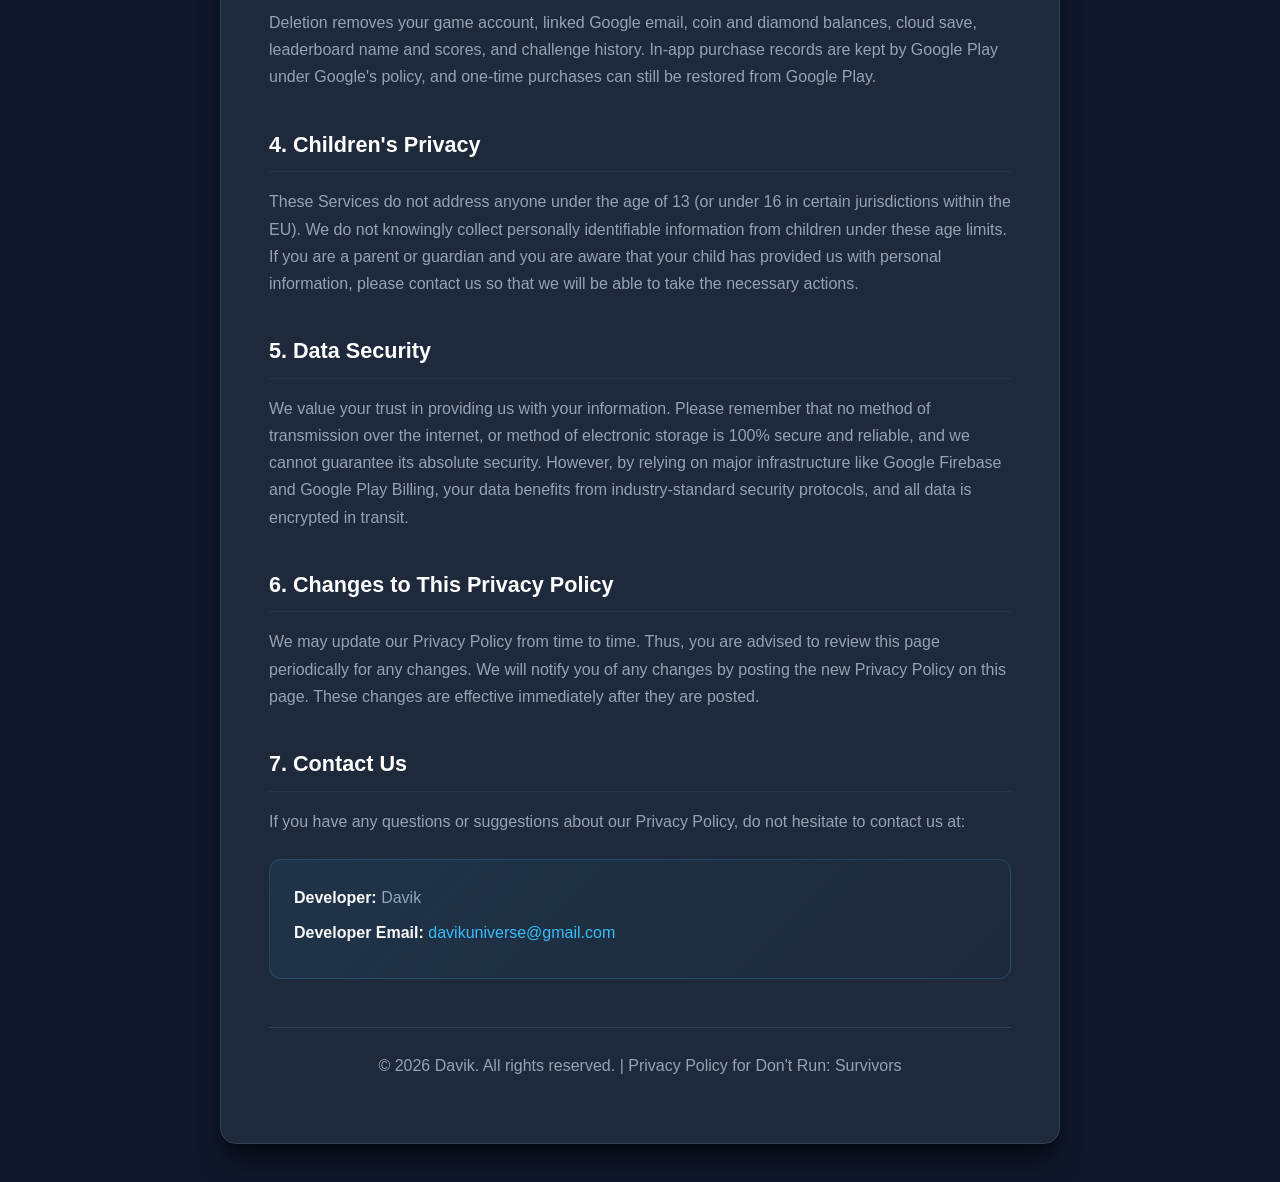
<file: dont-run-privacy-policy.html>
<!DOCTYPE html>
<html lang="en">
<head>
    <meta charset="UTF-8">
    <meta name="viewport" content="width=device-width, initial-scale=1.0">
    <title>Privacy Policy - Don't Run: Survivors</title>
    <style>
        :root {
            --bg-color: #0f172a;
            --card-bg: #1e293b;
            --card-border: #334155;
            --text-main: #f8fafc;
            --text-muted: #94a3b8;
            --accent-color: #38bdf8;
            --accent-hover: #0284c7;
            --section-bg: #1e293b;
        }

        * {
            box-sizing: border-box;
            margin: 0;
            padding: 0;
        }

        body {
            font-family: -apple-system, BlinkMacSystemFont, "Segoe UI", Roboto, Helvetica, Arial, sans-serif;
            background-color: var(--bg-color);
            color: var(--text-main);
            line-height: 1.7;
            padding: 40px 20px;
        }

        .container {
            max-width: 840px;
            margin: 0 auto;
            background-color: var(--card-bg);
            border: 1px solid var(--card-border);
            border-radius: 16px;
            padding: 48px;
            box-shadow: 0 20px 25px -5px rgba(0, 0, 0, 0.5), 0 8px 10px -6px rgba(0, 0, 0, 0.3);
        }

        header {
            border-bottom: 1px solid var(--card-border);
            padding-bottom: 24px;
            margin-bottom: 32px;
        }

        .badge {
            display: inline-block;
            background-color: rgba(56, 189, 248, 0.1);
            color: var(--accent-color);
            font-size: 0.875rem;
            font-weight: 600;
            padding: 4px 12px;
            border-radius: 9999px;
            margin-bottom: 12px;
            border: 1px solid rgba(56, 189, 248, 0.2);
        }

        h1 {
            font-size: 2.25rem;
            font-weight: 800;
            letter-spacing: -0.025em;
            color: #ffffff;
            margin-bottom: 8px;
        }

        .meta-info {
            color: var(--text-muted);
            font-size: 0.95rem;
        }

        h2 {
            font-size: 1.35rem;
            font-weight: 700;
            color: #ffffff;
            margin-top: 36px;
            margin-bottom: 16px;
            padding-bottom: 8px;
            border-bottom: 1px solid rgba(255, 255, 255, 0.05);
        }

        p {
            color: var(--text-muted);
            margin-bottom: 16px;
            font-size: 1rem;
        }

        ul {
            color: var(--text-muted);
            margin-left: 24px;
            margin-bottom: 16px;
        }

        li {
            margin-bottom: 8px;
        }

        li strong {
            color: var(--text-main);
        }

        .sdk-card {
            background-color: rgba(15, 23, 42, 0.6);
            border: 1px solid var(--card-border);
            border-radius: 10px;
            padding: 20px;
            margin-bottom: 16px;
        }

        .sdk-card h3 {
            font-size: 1.1rem;
            color: var(--accent-color);
            margin-bottom: 8px;
        }

        .sdk-card p {
            margin-bottom: 8px;
            font-size: 0.95rem;
        }

        a {
            color: var(--accent-color);
            text-decoration: none;
            transition: color 0.2s ease;
        }

        a:hover {
            color: var(--accent-hover);
            text-decoration: underline;
        }

        .contact-box {
            background: linear-gradient(135deg, rgba(56, 189, 248, 0.08) 0%, rgba(30, 41, 59, 0.5) 100%);
            border: 1px solid rgba(56, 189, 248, 0.2);
            border-radius: 12px;
            padding: 24px;
            margin-top: 24px;
        }

        .contact-box p {
            margin-bottom: 8px;
        }

        .contact-box strong {
            color: var(--text-main);
        }

        footer {
            margin-top: 48px;
            padding-top: 24px;
            border-top: 1px solid var(--card-border);
            text-align: center;
            font-size: 0.875rem;
            color: var(--text-muted);
        }

        @media (max-width: 640px) {
            body {
                padding: 16px 12px;
            }

            .container {
                padding: 24px 18px;
            }

            h1 {
                font-size: 1.75rem;
            }

            h2 {
                font-size: 1.2rem;
            }
        }
    </style>
</head>
<body>
    <div class="container">
        <header>
            <span class="badge">Legal Document</span>
            <h1>Privacy Policy for Don't Run: Survivors</h1>
            <p class="meta-info"><strong>Effective Date:</strong> November 17, 2026 (updated from October 27, 2026)</p>
        </header>

        <main>
            <p><strong>Davik</strong> ("we," "our," or "us") operates the mobile application <strong>Don't Run: Survivors</strong> (the "Game") on the Android platform (Package: <code>com.davik.dontrun</code>). This Privacy Policy informs you of our policies regarding the collection, use, and disclosure of personal data when you use our Game and the choices you have associated with that data.</p>

            <p>By downloading, installing, or using <strong>Don't Run: Survivors</strong>, you agree to the collection and use of information in accordance with this policy.</p>

            <h2>1. Information Collection and Use</h2>
            <p>The Game does not ask for your name, email address, or phone number to play. When you first open the Game, it creates an anonymous game account for you so your progress can be saved. If you choose to link a Google account (optional, in Settings), we receive the email address of that Google account. The Game also integrates third-party Software Development Kits (SDKs) that may collect certain information automatically to ensure smooth gameplay, analytics, monetization, and secure transaction processing.</p>

            <p><strong>Information you provide or choose to share:</strong></p>
            <ul>
                <li><strong>Google account email (optional):</strong> Only if you link a Google account. Google also shares the name and profile photo of that account with us; we use the email to identify your account so you can recover your progress on a new device or after reinstalling. We do not use it for marketing.</li>
                <li><strong>Leaderboard profile:</strong> The display name and country you choose, shown to other players on the leaderboards.</li>
            </ul>

            <p><strong>Types of Data Collected Automatically:</strong></p>
            <ul>
                <li><strong>Game account identifier:</strong> A random account ID created by Firebase Authentication when you first open the Game.</li>
                <li><strong>Cloud save:</strong> Your coin and diamond balances, experience, and a copy of your in-game progress (such as Mastery, Forge, Combo, quests and unlocks), stored on our server so they can be restored.</li>
                <li><strong>Device Information:</strong> Device model, operating system version, unique device identifiers (such as Android Advertising ID), and mobile network information.</li>
                <li><strong>Usage Data:</strong> In-game progress, chapter &amp; wave completion stats, leaderboard scores, combat choices, equipment items used, level-up upgrade choices, session duration, and app crash logs.</li>
                <li><strong>Transaction Data:</strong> Internal purchase status tokens when you perform in-app purchases (e.g., unlocking the Mage class or additional inventory slots).</li>
            </ul>

            <h2>2. Third-Party Services and Data Shared</h2>
            <p>The Game uses third-party services that may collect information used to identify you. Below is the list of third-party providers we use, what they are used for, and links to their privacy policies:</p>

            <div class="sdk-card">
                <h3>A. Google Firebase (Analytics &amp; Crashlytics)</h3>
                <p><strong>Purpose:</strong> We use Firebase Analytics and Crashlytics to monitor game stability, track crash reports, analyze player retention, understand progression pacing, and improve overall game performance.</p>
                <p><strong>Data collected:</strong> Device state, system crash logs, session duration, and custom in-game event milestones.</p>
                <p><strong>Privacy Policy:</strong> <a href="https://policies.google.com/privacy" target="_blank" rel="noopener noreferrer">Google Privacy &amp; Terms</a></p>
            </div>

            <div class="sdk-card">
                <h3>B. Google Firebase (Authentication, Cloud Firestore &amp; Cloud Functions)</h3>
                <p><strong>Purpose:</strong> To create your game account, link it to Google if you choose to, keep your cloud save and wallet balances, run the leaderboards, and delete your account when you ask.</p>
                <p><strong>Data processed:</strong> Your game account ID, linked Google account email (optional), display name and country, leaderboard scores, coin and diamond balances, and a copy of your in-game progress.</p>
                <p><strong>Privacy Policy:</strong> <a href="https://firebase.google.com/support/privacy" target="_blank" rel="noopener noreferrer">Firebase Privacy and Security</a></p>
            </div>

            <div class="sdk-card">
                <h3>C. Google AdMob (Advertising)</h3>
                <p><strong>Purpose:</strong> To display non-intrusive advertisements (such as interstitial ads upon retrying and rewarded video ads for player revives) within the game.</p>
                <p><strong>Data collected:</strong> Advertising identifiers (Android Advertising ID), IP addresses, device parameters, and ad interaction metrics.</p>
                <p><strong>Privacy Policy:</strong> <a href="https://policies.google.com/technologies/ads" target="_blank" rel="noopener noreferrer">Google AdMob Privacy Policy</a></p>
            </div>

            <div class="sdk-card">
                <h3>D. Google Play Billing SDK (In-App Purchases - IAP)</h3>
                <p><strong>Purpose:</strong> To facilitate secure financial transactions for virtual in-game items (such as unlocking the Mage playable class or extra inventory slots).</p>
                <p><strong>Data processed:</strong> Google processes all payment instruments directly. We do not store or have access to your credit card details or financial information; we only receive purchase validation tokens from Google Play.</p>
                <p><strong>Privacy Policy:</strong> <a href="https://policies.google.com/privacy" target="_blank" rel="noopener noreferrer">Google Play Services Privacy Policy</a></p>
            </div>

            <div class="sdk-card">
                <h3>E. Yandex Mobile Ads SDK &amp; AppMetrica (Advertising)</h3>
                <p><strong>Purpose:</strong> Through Google AdMob mediation, the Game can show interstitial and rewarded video ads from the Yandex Advertising Network, mainly to players in Russia. The Yandex Mobile Ads SDK includes AppMetrica, Yandex's analytics library, which starts with the Game on every device and measures ad delivery and SDK performance.</p>
                <p><strong>Data collected:</strong> Advertising identifiers (Android Advertising ID, app set ID), IP address, device parameters (such as OS version and screen type), ad interaction metrics, and crash and diagnostic information about the SDK. The SDK does not collect your location. This data is sent directly to Yandex (Yandex LLC and its affiliates) and is encrypted in transit.</p>
                <p><strong>Privacy Policy:</strong> <a href="https://yandex.com/legal/confidential/" target="_blank" rel="noopener noreferrer">Yandex Privacy Policy</a> · <a href="https://yandex.com/legal/mobileads_sdk_agreement/" target="_blank" rel="noopener noreferrer">Yandex Mobile Ads SDK Terms</a> · <a href="https://appmetrica.yandex.com/docs/en/data-security/google-data-safety" target="_blank" rel="noopener noreferrer">AppMetrica data practices</a></p>
            </div>

            <h2>3. Data Retention and Account Deletion</h2>
            <p>We keep your game account, cloud save and leaderboard profile while you use the Game. Leaderboard entries that have not been updated for 7 days are removed. Game accounts that are not linked to Google and have not been used for 60 days may be deleted automatically, together with their server data.</p>
            <p>You can delete your account and the data stored on our server at any time:</p>
            <ul>
                <li><strong>In the Game:</strong> open Settings → Delete account and confirm twice. Deletion takes effect immediately and requires an internet connection.</li>
                <li><strong>On the web:</strong> follow the instructions at <a href="https://doru-9908f.web.app/delete-account/" target="_blank" rel="noopener noreferrer">doru-9908f.web.app/delete-account</a>, or email us from (or naming) the Google account linked in the Game. Email requests are handled within 30 days.</li>
            </ul>
            <p>Deletion removes your game account, linked Google email, coin and diamond balances, cloud save, leaderboard name and scores, and challenge history. In-app purchase records are kept by Google Play under Google's policy, and one-time purchases can still be restored from Google Play.</p>

            <h2>4. Children's Privacy</h2>
            <p>These Services do not address anyone under the age of 13 (or under 16 in certain jurisdictions within the EU). We do not knowingly collect personally identifiable information from children under these age limits. If you are a parent or guardian and you are aware that your child has provided us with personal information, please contact us so that we will be able to take the necessary actions.</p>

            <h2>5. Data Security</h2>
            <p>We value your trust in providing us with your information. Please remember that no method of transmission over the internet, or method of electronic storage is 100% secure and reliable, and we cannot guarantee its absolute security. However, by relying on major infrastructure like Google Firebase and Google Play Billing, your data benefits from industry-standard security protocols, and all data is encrypted in transit.</p>

            <h2>6. Changes to This Privacy Policy</h2>
            <p>We may update our Privacy Policy from time to time. Thus, you are advised to review this page periodically for any changes. We will notify you of any changes by posting the new Privacy Policy on this page. These changes are effective immediately after they are posted.</p>

            <h2>7. Contact Us</h2>
            <p>If you have any questions or suggestions about our Privacy Policy, do not hesitate to contact us at:</p>

            <div class="contact-box">
                <p><strong>Developer:</strong> Davik</p>
                <p><strong>Developer Email:</strong> <a href="mailto:davikuniverse@gmail.com">davikuniverse@gmail.com</a></p>
            </div>
        </main>

        <footer>
            <p>© 2026 Davik. All rights reserved. | Privacy Policy for Don't Run: Survivors</p>
        </footer>
    </div>
</body>
</html>
</file>
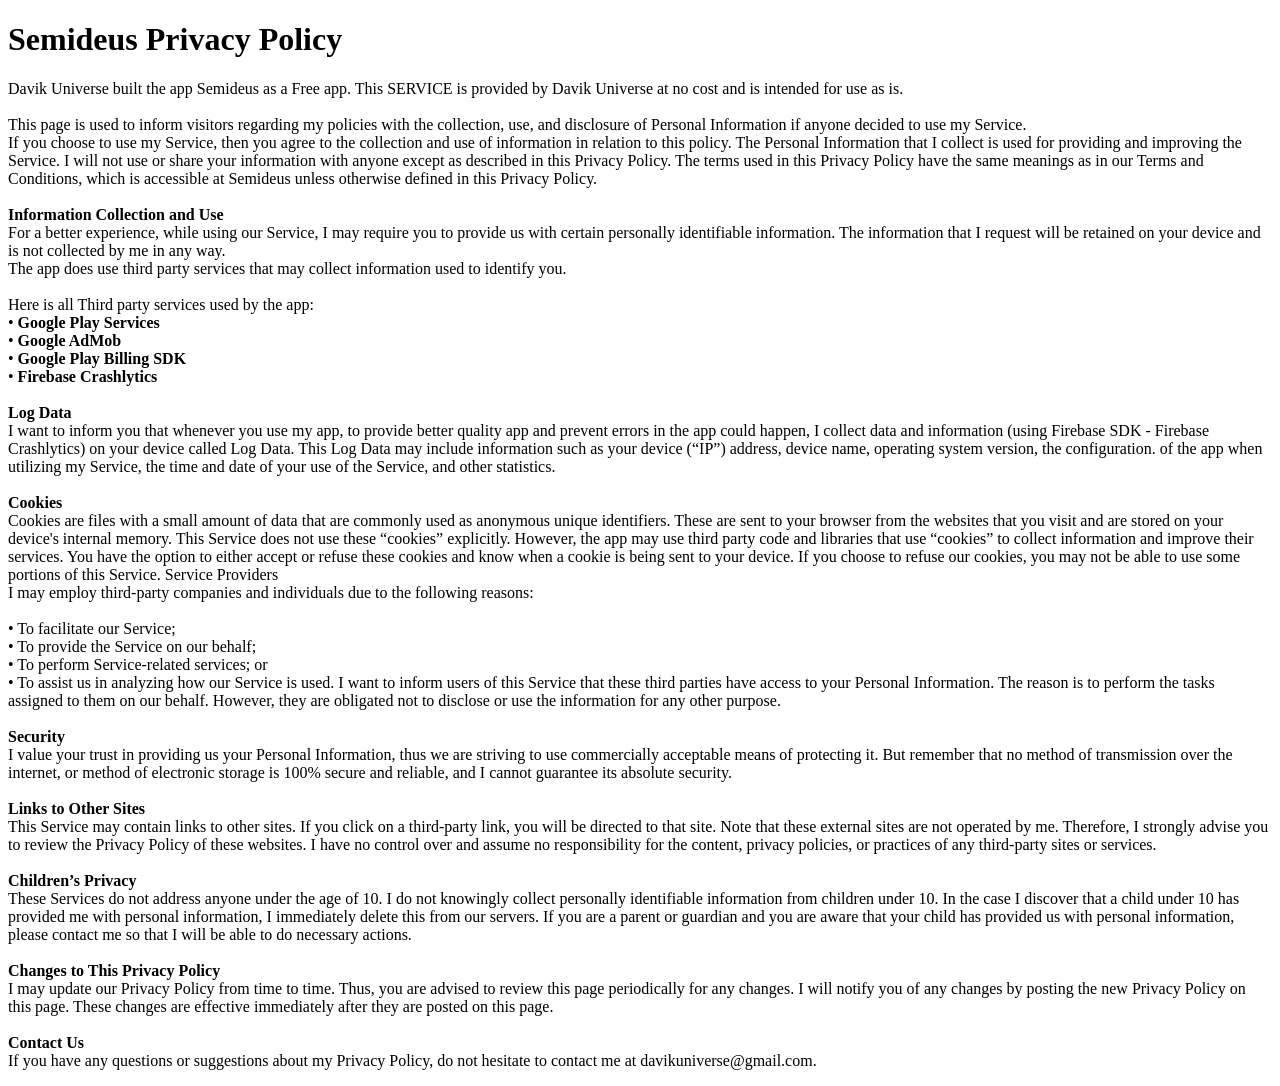
<file: semideus-privacy-policy.html>
<!DOCTYPE html>
<html>

<body>
	<h1>Semideus Privacy Policy</h1>
	<p>
		Davik Universe built the app Semideus as a Free app. This SERVICE is provided by Davik Universe at no
		cost and is intended for use as is.
		<br />
		<br />
		This page is used to inform visitors regarding my policies with the collection, use, and disclosure of Personal
		Information if anyone decided to use my Service.
		<br />
		If you choose to use my Service, then you agree to the collection and use of information in relation to this
		policy. The Personal Information that I collect is used for providing and improving the Service. I will not use
		or share your information with anyone except as described in this Privacy Policy.
		The terms used in this Privacy Policy have the same meanings as in our Terms and Conditions, which is accessible
		at Semideus unless otherwise defined in this Privacy Policy.
		<br />
		<br />
		<b>Information Collection and Use</b>
		<br />
		For a better experience, while using our Service, I may require you to provide us with certain personally
		identifiable information. The information that I request will be retained on your device and is not collected by
		me in any way.
		<br />
		The app does use third party services that may collect information used to identify you.<br />
		<br />
		Here is all Third party services used by the app:
		<br />
		• <b>Google Play Services</b>
		<br />
		• <b>Google AdMob</b>
		<br />
		• <b>Google Play Billing SDK</b>
		<br />
		• <b>Firebase Crashlytics</b>
		<br />
		<br />
		
		<b>Log Data</b>
		<br />
		I want to inform you that whenever you use my app, to provide better quality app and prevent errors in the app
		could happen, I collect data and
		information (using Firebase SDK - Firebase Crashlytics) on your device called Log
		Data. This Log Data may include information
		such as your device (“IP”) address, device name, operating system version, the configuration.
		of the app when utilizing my Service, the time and date of your use of the Service, and other statistics.
		<br />
		<br />
		<b>Cookies</b>
		<br />
		Cookies are files with a small amount of data that are commonly used as anonymous unique identifiers. These are
		sent to your browser from the websites that you visit and are stored on your device's internal memory.
		This Service does not use these “cookies” explicitly. However, the app may use third party code and libraries
		that use “cookies” to collect information and improve their services. You have the option to either accept or
		refuse these cookies and know when a cookie is being sent to your device. If you choose to refuse our cookies,
		you may not be able to use some portions of this Service.
		Service Providers<br />
		I may employ third-party companies and individuals due to the following reasons:<br />
		<br />
		• To facilitate our Service;
		<br />
		• To provide the Service on our behalf;
		<br />
		• To perform Service-related services; or
		<br />
		• To assist us in analyzing how our Service is used.
		I want to inform users of this Service that these third parties have access to your Personal Information. The
		reason is to perform the tasks assigned to them on our behalf. However, they are obligated not to disclose or
		use the information for any other purpose.
		<br />
		<br />
		<b>Security</b>
		<br />
		I value your trust in providing us your Personal Information, thus we are striving to use commercially
		acceptable means of protecting it. But remember that no method of transmission over the internet, or method of
		electronic storage is 100% secure and reliable, and I cannot guarantee its absolute security.
		<br />
		<br />
		<b>Links to Other Sites</b>
		<br />
		This Service may contain links to other sites. If you click on a third-party link, you will be directed to that
		site. Note that these external sites are not operated by me. Therefore, I strongly advise you to review the
		Privacy Policy of these websites. I have no control over and assume no responsibility for the content, privacy
		policies, or practices of any third-party sites or services.
		<br />
		<br />
		<b>Children’s Privacy</b>
		<br />
		These Services do not address anyone under the age of 10. I do not knowingly collect personally identifiable
		information from children under 10. In the case I discover that a child under 10 has provided me with personal
		information, I immediately delete this from our servers. If you are a parent or guardian and you are aware that
		your child has provided us with personal information, please contact me so that I will be able to do necessary
		actions.
		<br />
		<br />
		<b>Changes to This Privacy Policy</b>
		<br />
		I may update our Privacy Policy from time to time. Thus, you are advised to review this page periodically for
		any changes. I will notify you of any changes by posting the new Privacy Policy on this page. These changes are
		effective immediately after they are posted on this page.
		<br />
		<br />
		<b>Contact Us</b>
		<br />If you have any questions or suggestions about my Privacy Policy, do not hesitate to contact me at
		davikuniverse@gmail.com.


	</p>
</body>

</html>
</file>
<file: public/styles/jet-blog.css>
.jet-smart-listing {
    display: -webkit-box;
    display: -webkit-flex;
    display: -ms-flexbox;
    display: flex;
    -webkit-flex-wrap: wrap;
    -ms-flex-wrap: wrap;
    flex-wrap: wrap;
    margin-left: -10px;
    margin-right: -10px;
    margin-bottom: 40px
}

.jet-smart-listing-wrap {
    position: relative
}

.jet-smart-listing__featured {
    display: -webkit-box;
    display: -webkit-flex;
    display: -ms-flexbox;
    display: flex;
    -webkit-box-orient: vertical;
    -webkit-box-direction: normal;
    -webkit-flex-direction: column;
    -ms-flex-direction: column;
    flex-direction: column;
    margin: 10px;
    position: relative;
    overflow: hidden;
    -webkit-transform: translateY(20px);
    -ms-transform: translateY(20px);
    transform: translateY(20px);
    opacity: 0;
    -webkit-animation: appear 400ms forwards;
    animation: appear 400ms forwards
}

.jet-smart-listing__featured.featured-layout-boxed {
    -webkit-background-size: cover;
    background-size: cover;
    -webkit-box-pack: end;
    -webkit-justify-content: flex-end;
    -ms-flex-pack: end;
    justify-content: flex-end
}

.jet-smart-listing__featured.featured-position-top {
    width: 100%;
    max-width: 100%
}

.jet-smart-listing__featured.featured-img-left {
    -webkit-box-orient: horizontal;
    -webkit-box-direction: normal;
    -webkit-flex-direction: row;
    -ms-flex-direction: row;
    flex-direction: row
}

@media (max-width: 1024px) {
    .jet-smart-listing__featured.featured-img-left {
        -webkit-flex-wrap: wrap;
        -ms-flex-wrap: wrap;
        flex-wrap: wrap
    }
}

.jet-smart-listing__featured.featured-img-right {
    -webkit-box-orient: horizontal;
    -webkit-box-direction: reverse;
    -webkit-flex-direction: row-reverse;
    -ms-flex-direction: row-reverse;
    flex-direction: row-reverse
}

@media (max-width: 1024px) {
    .jet-smart-listing__featured.featured-img-right {
        -webkit-flex-wrap: wrap;
        -ms-flex-wrap: wrap;
        flex-wrap: wrap
    }
}

.jet-smart-listing__featured-box-link {
    display: -webkit-box;
    display: -webkit-flex;
    display: -ms-flexbox;
    display: flex;
    -webkit-box-orient: vertical;
    -webkit-box-direction: normal;
    -webkit-flex-direction: column;
    -ms-flex-direction: column;
    flex-direction: column;
    height: 100%;
    -webkit-box-pack: end;
    -webkit-justify-content: flex-end;
    -ms-flex-pack: end;
    justify-content: flex-end;
    padding: 15px;
    position: relative
}

.jet-smart-listing__featured-box-link:before {
    position: absolute;
    left: 0;
    top: 0;
    right: 0;
    bottom: 0;
    content: '';
    z-index: 1
}

.jet-smart-listing__featured-box-link>* {
    position: relative;
    z-index: 2
}

.featured-img-left .jet-smart-listing__featured-content {
    -webkit-box-flex: 1;
    -webkit-flex-grow: 1;
    -ms-flex-positive: 1;
    flex-grow: 1
}

.featured-img-left.has-post-thumb .jet-smart-listing__featured-content {
    margin-left: 20px
}

.featured-img-right.has-post-thumb .jet-smart-listing__featured-content {
    margin-right: 20px
}

.featured-img-top.has-post-thumb .jet-smart-listing__featured-content {
    margin-top: 20px
}

.jet-smart-listing.has-featured-position-left,
.jet-smart-listing.has-featured-position-right {
    -webkit-flex-wrap: nowrap;
    -ms-flex-wrap: nowrap;
    flex-wrap: nowrap
}

@media (max-width: 1024px) {

    .jet-smart-listing.has-featured-position-left,
    .jet-smart-listing.has-featured-position-right {
        -webkit-flex-wrap: wrap;
        -ms-flex-wrap: wrap;
        flex-wrap: wrap
    }
}

.jet-smart-listing.has-featured-position-right {
    -webkit-box-orient: horizontal;
    -webkit-box-direction: reverse;
    -webkit-flex-direction: row-reverse;
    -ms-flex-direction: row-reverse;
    flex-direction: row-reverse
}

.elementor .elementor-inner .jet-smart-listing__more {
    -webkit-transition: all 200ms;
    -o-transition: all 200ms;
    transition: all 200ms;
    display: -webkit-inline-box;
    display: -webkit-inline-flex;
    display: -ms-inline-flexbox;
    display: inline-flex;
    -webkit-box-align: center;
    -webkit-align-items: center;
    -ms-flex-align: center;
    align-items: center
}

.elementor .elementor-inner .jet-smart-listing__more-wrap {
    display: -webkit-box;
    display: -webkit-flex;
    display: -ms-flexbox;
    display: flex
}

.elementor .elementor-inner .jet-smart-listing__more-icon {
    margin-left: 5px;
    text-decoration: none
}

.elementor .elementor-inner .jet-smart-listing__more-text {
    display: inline-block;
    -webkit-box-ordinal-group: 1;
    -webkit-order: 0;
    -ms-flex-order: 0;
    order: 0
}

.jet-smart-listing__posts {
    display: -webkit-box;
    display: -webkit-flex;
    display: -ms-flexbox;
    display: flex;
    -webkit-flex-wrap: wrap;
    -ms-flex-wrap: wrap;
    flex-wrap: wrap;
    margin-left: 10px;
    margin-right: 10px;
    -webkit-align-self: flex-start;
    -ms-flex-item-align: start;
    align-self: flex-start
}

.has-featured-position-top .jet-smart-listing__posts,
.no-featured .jet-smart-listing__posts {
    max-width: 100%;
    -webkit-flex-basis: 100%;
    -ms-flex-preferred-size: 100%;
    flex-basis: 100%
}

@media (max-width: 1024px) {
    .jet-smart-listing__posts {
        max-width: 100% !important;
        -webkit-flex-basis: 100% !important;
        -ms-flex-preferred-size: 100% !important;
        flex-basis: 100% !important
    }
}

.columns-1 .jet-smart-listing__posts .jet-smart-listing__post-wrapper {
    max-width: 100%;
    -webkit-box-flex: 0;
    -webkit-flex: 0 0 100%;
    -ms-flex: 0 0 100%;
    flex: 0 0 100%
}

.columns-2 .jet-smart-listing__posts .jet-smart-listing__post-wrapper {
    max-width: 50%;
    -webkit-box-flex: 0;
    -webkit-flex: 0 0 50%;
    -ms-flex: 0 0 50%;
    flex: 0 0 50%
}

.columns-3 .jet-smart-listing__posts .jet-smart-listing__post-wrapper {
    max-width: 33.33333%;
    -webkit-box-flex: 0;
    -webkit-flex: 0 0 33.33333%;
    -ms-flex: 0 0 33.33333%;
    flex: 0 0 33.33333%
}

.columns-4 .jet-smart-listing__posts .jet-smart-listing__post-wrapper {
    max-width: 25%;
    -webkit-box-flex: 0;
    -webkit-flex: 0 0 25%;
    -ms-flex: 0 0 25%;
    flex: 0 0 25%
}

.columns-5 .jet-smart-listing__posts .jet-smart-listing__post-wrapper {
    max-width: 20%;
    -webkit-box-flex: 0;
    -webkit-flex: 0 0 20%;
    -ms-flex: 0 0 20%;
    flex: 0 0 20%
}

.columns-6 .jet-smart-listing__posts .jet-smart-listing__post-wrapper {
    max-width: 16.66667%;
    -webkit-box-flex: 0;
    -webkit-flex: 0 0 16.66667%;
    -ms-flex: 0 0 16.66667%;
    flex: 0 0 16.66667%
}

.columns-7 .jet-smart-listing__posts .jet-smart-listing__post-wrapper {
    max-width: 14.28571%;
    -webkit-box-flex: 0;
    -webkit-flex: 0 0 14.28571%;
    -ms-flex: 0 0 14.28571%;
    flex: 0 0 14.28571%
}

.columns-8 .jet-smart-listing__posts .jet-smart-listing__post-wrapper {
    max-width: 12.5%;
    -webkit-box-flex: 0;
    -webkit-flex: 0 0 12.5%;
    -ms-flex: 0 0 12.5%;
    flex: 0 0 12.5%
}

@media (max-width: 1024px) {
    .columns-tablet-1 .jet-smart-listing__posts .jet-smart-listing__post-wrapper {
        max-width: 100%;
        -webkit-box-flex: 0;
        -webkit-flex: 0 0 100%;
        -ms-flex: 0 0 100%;
        flex: 0 0 100%
    }

    .columns-tablet-2 .jet-smart-listing__posts .jet-smart-listing__post-wrapper {
        max-width: 50%;
        -webkit-box-flex: 0;
        -webkit-flex: 0 0 50%;
        -ms-flex: 0 0 50%;
        flex: 0 0 50%
    }

    .columns-tablet-3 .jet-smart-listing__posts .jet-smart-listing__post-wrapper {
        max-width: 33.33333%;
        -webkit-box-flex: 0;
        -webkit-flex: 0 0 33.33333%;
        -ms-flex: 0 0 33.33333%;
        flex: 0 0 33.33333%
    }

    .columns-tablet-4 .jet-smart-listing__posts .jet-smart-listing__post-wrapper {
        max-width: 25%;
        -webkit-box-flex: 0;
        -webkit-flex: 0 0 25%;
        -ms-flex: 0 0 25%;
        flex: 0 0 25%
    }

    .columns-tablet-5 .jet-smart-listing__posts .jet-smart-listing__post-wrapper {
        max-width: 20%;
        -webkit-box-flex: 0;
        -webkit-flex: 0 0 20%;
        -ms-flex: 0 0 20%;
        flex: 0 0 20%
    }

    .columns-tablet-6 .jet-smart-listing__posts .jet-smart-listing__post-wrapper {
        max-width: 16.66667%;
        -webkit-box-flex: 0;
        -webkit-flex: 0 0 16.66667%;
        -ms-flex: 0 0 16.66667%;
        flex: 0 0 16.66667%
    }

    .columns-tablet-7 .jet-smart-listing__posts .jet-smart-listing__post-wrapper {
        max-width: 14.28571%;
        -webkit-box-flex: 0;
        -webkit-flex: 0 0 14.28571%;
        -ms-flex: 0 0 14.28571%;
        flex: 0 0 14.28571%
    }

    .columns-tablet-8 .jet-smart-listing__posts .jet-smart-listing__post-wrapper {
        max-width: 12.5%;
        -webkit-box-flex: 0;
        -webkit-flex: 0 0 12.5%;
        -ms-flex: 0 0 12.5%;
        flex: 0 0 12.5%
    }
}

@media (max-width: 767px) {
    .columns-mobile-1 .jet-smart-listing__posts .jet-smart-listing__post-wrapper {
        max-width: 100%;
        -webkit-box-flex: 0;
        -webkit-flex: 0 0 100%;
        -ms-flex: 0 0 100%;
        flex: 0 0 100%
    }

    .columns-mobile-2 .jet-smart-listing__posts .jet-smart-listing__post-wrapper {
        max-width: 50%;
        -webkit-box-flex: 0;
        -webkit-flex: 0 0 50%;
        -ms-flex: 0 0 50%;
        flex: 0 0 50%
    }

    .columns-mobile-3 .jet-smart-listing__posts .jet-smart-listing__post-wrapper {
        max-width: 33.33333%;
        -webkit-box-flex: 0;
        -webkit-flex: 0 0 33.33333%;
        -ms-flex: 0 0 33.33333%;
        flex: 0 0 33.33333%
    }

    .columns-mobile-4 .jet-smart-listing__posts .jet-smart-listing__post-wrapper {
        max-width: 25%;
        -webkit-box-flex: 0;
        -webkit-flex: 0 0 25%;
        -ms-flex: 0 0 25%;
        flex: 0 0 25%
    }

    .columns-mobile-5 .jet-smart-listing__posts .jet-smart-listing__post-wrapper {
        max-width: 20%;
        -webkit-box-flex: 0;
        -webkit-flex: 0 0 20%;
        -ms-flex: 0 0 20%;
        flex: 0 0 20%
    }

    .columns-mobile-6 .jet-smart-listing__posts .jet-smart-listing__post-wrapper {
        max-width: 16.66667%;
        -webkit-box-flex: 0;
        -webkit-flex: 0 0 16.66667%;
        -ms-flex: 0 0 16.66667%;
        flex: 0 0 16.66667%
    }

    .columns-mobile-7 .jet-smart-listing__posts .jet-smart-listing__post-wrapper {
        max-width: 14.28571%;
        -webkit-box-flex: 0;
        -webkit-flex: 0 0 14.28571%;
        -ms-flex: 0 0 14.28571%;
        flex: 0 0 14.28571%
    }

    .columns-mobile-8 .jet-smart-listing__posts .jet-smart-listing__post-wrapper {
        max-width: 12.5%;
        -webkit-box-flex: 0;
        -webkit-flex: 0 0 12.5%;
        -ms-flex: 0 0 12.5%;
        flex: 0 0 12.5%
    }
}

.jet-smart-listing__post {
    display: -webkit-box;
    display: -webkit-flex;
    display: -ms-flexbox;
    display: flex;
    -webkit-align-content: flex-start;
    -ms-flex-line-pack: start;
    align-content: flex-start;
    margin-top: 10px;
    margin-bottom: 10px;
    position: relative;
    -webkit-animation: appear 400ms forwards;
    animation: appear 400ms forwards;
    -webkit-transform: translateY(20px);
    -ms-transform: translateY(20px);
    transform: translateY(20px);
    opacity: 0
}

.jet-smart-listing__post.has-thumb-postion-right {
    -webkit-box-orient: horizontal;
    -webkit-box-direction: reverse;
    -webkit-flex-direction: row-reverse;
    -ms-flex-direction: row-reverse;
    flex-direction: row-reverse
}

.jet-smart-listing__post.has-thumb-postion-top {
    -webkit-flex-wrap: wrap;
    -ms-flex-wrap: wrap;
    flex-wrap: wrap
}

.jet-smart-listing__post-thumbnail {
    -webkit-box-flex: 0;
    -webkit-flex: 0 0 auto;
    -ms-flex: 0 0 auto;
    flex: 0 0 auto
}

.jet-smart-listing__post-thumbnail img {
    display: block;
    width: 100%;
    height: auto
}

.has-thumb-postion-top .jet-smart-listing__post-thumbnail {
    -webkit-box-flex: 1;
    -webkit-flex: 1 0 100%;
    -ms-flex: 1 0 100%;
    flex: 1 0 100%;
    width: 100%;
    max-width: 100%
}

.featured-img-left .jet-smart-listing__post-thumbnail {
    -webkit-box-flex: 0;
    -webkit-flex: 0 0 50%;
    -ms-flex: 0 0 50%;
    flex: 0 0 50%;
    width: 50%;
    max-width: 50%
}

.jet-smart-listing__post-thumbnail a {
    display: block;
    position: relative;
    overflow: hidden
}

.jet-smart-listing__post-thumbnail a:before {
    position: absolute;
    left: 0;
    top: 0;
    right: 0;
    bottom: 0;
    content: '';
    z-index: 1
}

.jet-smart-listing__post-content {
    -webkit-box-flex: 1;
    -webkit-flex-grow: 1;
    -ms-flex-positive: 1;
    flex-grow: 1
}

.has-thumb-postion-top.has-post-thumb .jet-smart-listing__post-content {
    margin-top: 20px
}

.has-thumb-postion-left.has-post-thumb .jet-smart-listing__post-content {
    margin-left: 20px
}

.has-thumb-postion-right.has-post-thumb .jet-smart-listing__post-content {
    margin-right: 20px
}

.columns-1 .jet-smart-listing__post-wrapper:nth-child(1) {
    -webkit-animation-delay: 100ms;
    animation-delay: 100ms
}

.columns-1 .jet-smart-listing__post-wrapper:nth-child(2) {
    -webkit-animation-delay: 200ms;
    animation-delay: 200ms
}

.columns-1 .jet-smart-listing__post-wrapper:nth-child(3) {
    -webkit-animation-delay: 300ms;
    animation-delay: 300ms
}

.columns-1 .jet-smart-listing__post-wrapper:nth-child(4) {
    -webkit-animation-delay: 400ms;
    animation-delay: 400ms
}

.columns-1 .jet-smart-listing__post-wrapper:nth-child(5) {
    -webkit-animation-delay: 500ms;
    animation-delay: 500ms
}

.columns-1 .jet-smart-listing__post-wrapper:nth-child(6) {
    -webkit-animation-delay: 600ms;
    animation-delay: 600ms
}

.columns-1 .jet-smart-listing__post-wrapper:nth-child(7) {
    -webkit-animation-delay: 700ms;
    animation-delay: 700ms
}

.columns-1 .jet-smart-listing__post-wrapper:nth-child(8) {
    -webkit-animation-delay: 800ms;
    animation-delay: 800ms
}

.columns-2 .jet-smart-listing__post-wrapper:nth-child(1),
.columns-2 .jet-smart-listing__post-wrapper:nth-child(2) {
    -webkit-animation-delay: 100ms;
    animation-delay: 100ms
}

.columns-2 .jet-smart-listing__post-wrapper:nth-child(3),
.columns-2 .jet-smart-listing__post-wrapper:nth-child(4) {
    -webkit-animation-delay: 200ms;
    animation-delay: 200ms
}

.columns-2 .jet-smart-listing__post-wrapper:nth-child(5),
.columns-2 .jet-smart-listing__post-wrapper:nth-child(6) {
    -webkit-animation-delay: 300ms;
    animation-delay: 300ms
}

.columns-2 .jet-smart-listing__post-wrapper:nth-child(7),
.columns-2 .jet-smart-listing__post-wrapper:nth-child(8) {
    -webkit-animation-delay: 400ms;
    animation-delay: 400ms
}

.columns-2 .jet-smart-listing__post-wrapper:nth-child(9),
.columns-2 .jet-smart-listing__post-wrapper:nth-child(10) {
    -webkit-animation-delay: 500ms;
    animation-delay: 500ms
}

.columns-2 .jet-smart-listing__post-wrapper:nth-child(11),
.columns-2 .jet-smart-listing__post-wrapper:nth-child(12) {
    -webkit-animation-delay: 600ms;
    animation-delay: 600ms
}

.columns-2 .jet-smart-listing__post-wrapper:nth-child(13),
.columns-2 .jet-smart-listing__post-wrapper:nth-child(14) {
    -webkit-animation-delay: 700ms;
    animation-delay: 700ms
}

.columns-2 .jet-smart-listing__post-wrapper:nth-child(15),
.columns-2 .jet-smart-listing__post-wrapper:nth-child(16) {
    -webkit-animation-delay: 800ms;
    animation-delay: 800ms
}

.columns-3 .jet-smart-listing__post-wrapper:nth-child(1),
.columns-3 .jet-smart-listing__post-wrapper:nth-child(2),
.columns-3 .jet-smart-listing__post-wrapper:nth-child(3) {
    -webkit-animation-delay: 100ms;
    animation-delay: 100ms
}

.columns-3 .jet-smart-listing__post-wrapper:nth-child(4),
.columns-3 .jet-smart-listing__post-wrapper:nth-child(5),
.columns-3 .jet-smart-listing__post-wrapper:nth-child(6) {
    -webkit-animation-delay: 200ms;
    animation-delay: 200ms
}

.columns-3 .jet-smart-listing__post-wrapper:nth-child(7),
.columns-3 .jet-smart-listing__post-wrapper:nth-child(8),
.columns-3 .jet-smart-listing__post-wrapper:nth-child(9) {
    -webkit-animation-delay: 300ms;
    animation-delay: 300ms
}

.columns-3 .jet-smart-listing__post-wrapper:nth-child(10),
.columns-3 .jet-smart-listing__post-wrapper:nth-child(11),
.columns-3 .jet-smart-listing__post-wrapper:nth-child(12) {
    -webkit-animation-delay: 400ms;
    animation-delay: 400ms
}

.columns-3 .jet-smart-listing__post-wrapper:nth-child(13),
.columns-3 .jet-smart-listing__post-wrapper:nth-child(14),
.columns-3 .jet-smart-listing__post-wrapper:nth-child(15) {
    -webkit-animation-delay: 500ms;
    animation-delay: 500ms
}

.columns-3 .jet-smart-listing__post-wrapper:nth-child(16),
.columns-3 .jet-smart-listing__post-wrapper:nth-child(17),
.columns-3 .jet-smart-listing__post-wrapper:nth-child(18) {
    -webkit-animation-delay: 600ms;
    animation-delay: 600ms
}

.columns-3 .jet-smart-listing__post-wrapper:nth-child(19),
.columns-3 .jet-smart-listing__post-wrapper:nth-child(20),
.columns-3 .jet-smart-listing__post-wrapper:nth-child(21) {
    -webkit-animation-delay: 700ms;
    animation-delay: 700ms
}

.columns-3 .jet-smart-listing__post-wrapper:nth-child(22),
.columns-3 .jet-smart-listing__post-wrapper:nth-child(23),
.columns-3 .jet-smart-listing__post-wrapper:nth-child(24) {
    -webkit-animation-delay: 800ms;
    animation-delay: 800ms
}

.columns-4 .jet-smart-listing__post-wrapper:nth-child(1),
.columns-4 .jet-smart-listing__post-wrapper:nth-child(2),
.columns-4 .jet-smart-listing__post-wrapper:nth-child(3),
.columns-4 .jet-smart-listing__post-wrapper:nth-child(4) {
    -webkit-animation-delay: 100ms;
    animation-delay: 100ms
}

.columns-4 .jet-smart-listing__post-wrapper:nth-child(5),
.columns-4 .jet-smart-listing__post-wrapper:nth-child(6),
.columns-4 .jet-smart-listing__post-wrapper:nth-child(7),
.columns-4 .jet-smart-listing__post-wrapper:nth-child(8) {
    -webkit-animation-delay: 200ms;
    animation-delay: 200ms
}

.columns-4 .jet-smart-listing__post-wrapper:nth-child(9),
.columns-4 .jet-smart-listing__post-wrapper:nth-child(10),
.columns-4 .jet-smart-listing__post-wrapper:nth-child(11),
.columns-4 .jet-smart-listing__post-wrapper:nth-child(12) {
    -webkit-animation-delay: 300ms;
    animation-delay: 300ms
}

.columns-4 .jet-smart-listing__post-wrapper:nth-child(13),
.columns-4 .jet-smart-listing__post-wrapper:nth-child(14),
.columns-4 .jet-smart-listing__post-wrapper:nth-child(15),
.columns-4 .jet-smart-listing__post-wrapper:nth-child(16) {
    -webkit-animation-delay: 400ms;
    animation-delay: 400ms
}

.columns-4 .jet-smart-listing__post-wrapper:nth-child(17),
.columns-4 .jet-smart-listing__post-wrapper:nth-child(18),
.columns-4 .jet-smart-listing__post-wrapper:nth-child(19),
.columns-4 .jet-smart-listing__post-wrapper:nth-child(20) {
    -webkit-animation-delay: 500ms;
    animation-delay: 500ms
}

.columns-4 .jet-smart-listing__post-wrapper:nth-child(21),
.columns-4 .jet-smart-listing__post-wrapper:nth-child(22),
.columns-4 .jet-smart-listing__post-wrapper:nth-child(23),
.columns-4 .jet-smart-listing__post-wrapper:nth-child(24) {
    -webkit-animation-delay: 600ms;
    animation-delay: 600ms
}

.columns-4 .jet-smart-listing__post-wrapper:nth-child(25),
.columns-4 .jet-smart-listing__post-wrapper:nth-child(26),
.columns-4 .jet-smart-listing__post-wrapper:nth-child(27),
.columns-4 .jet-smart-listing__post-wrapper:nth-child(28) {
    -webkit-animation-delay: 700ms;
    animation-delay: 700ms
}

.columns-4 .jet-smart-listing__post-wrapper:nth-child(29),
.columns-4 .jet-smart-listing__post-wrapper:nth-child(30),
.columns-4 .jet-smart-listing__post-wrapper:nth-child(31),
.columns-4 .jet-smart-listing__post-wrapper:nth-child(32) {
    -webkit-animation-delay: 800ms;
    animation-delay: 800ms
}

.columns-5 .jet-smart-listing__post-wrapper:nth-child(1),
.columns-5 .jet-smart-listing__post-wrapper:nth-child(2),
.columns-5 .jet-smart-listing__post-wrapper:nth-child(3),
.columns-5 .jet-smart-listing__post-wrapper:nth-child(4),
.columns-5 .jet-smart-listing__post-wrapper:nth-child(5) {
    -webkit-animation-delay: 100ms;
    animation-delay: 100ms
}

.columns-5 .jet-smart-listing__post-wrapper:nth-child(6),
.columns-5 .jet-smart-listing__post-wrapper:nth-child(7),
.columns-5 .jet-smart-listing__post-wrapper:nth-child(8),
.columns-5 .jet-smart-listing__post-wrapper:nth-child(9),
.columns-5 .jet-smart-listing__post-wrapper:nth-child(10) {
    -webkit-animation-delay: 200ms;
    animation-delay: 200ms
}

.columns-5 .jet-smart-listing__post-wrapper:nth-child(11),
.columns-5 .jet-smart-listing__post-wrapper:nth-child(12),
.columns-5 .jet-smart-listing__post-wrapper:nth-child(13),
.columns-5 .jet-smart-listing__post-wrapper:nth-child(14),
.columns-5 .jet-smart-listing__post-wrapper:nth-child(15) {
    -webkit-animation-delay: 300ms;
    animation-delay: 300ms
}

.columns-5 .jet-smart-listing__post-wrapper:nth-child(16),
.columns-5 .jet-smart-listing__post-wrapper:nth-child(17),
.columns-5 .jet-smart-listing__post-wrapper:nth-child(18),
.columns-5 .jet-smart-listing__post-wrapper:nth-child(19),
.columns-5 .jet-smart-listing__post-wrapper:nth-child(20) {
    -webkit-animation-delay: 400ms;
    animation-delay: 400ms
}

.columns-5 .jet-smart-listing__post-wrapper:nth-child(21),
.columns-5 .jet-smart-listing__post-wrapper:nth-child(22),
.columns-5 .jet-smart-listing__post-wrapper:nth-child(23),
.columns-5 .jet-smart-listing__post-wrapper:nth-child(24),
.columns-5 .jet-smart-listing__post-wrapper:nth-child(25) {
    -webkit-animation-delay: 500ms;
    animation-delay: 500ms
}

.columns-5 .jet-smart-listing__post-wrapper:nth-child(26),
.columns-5 .jet-smart-listing__post-wrapper:nth-child(27),
.columns-5 .jet-smart-listing__post-wrapper:nth-child(28),
.columns-5 .jet-smart-listing__post-wrapper:nth-child(29),
.columns-5 .jet-smart-listing__post-wrapper:nth-child(30) {
    -webkit-animation-delay: 600ms;
    animation-delay: 600ms
}

.columns-5 .jet-smart-listing__post-wrapper:nth-child(31),
.columns-5 .jet-smart-listing__post-wrapper:nth-child(32),
.columns-5 .jet-smart-listing__post-wrapper:nth-child(33),
.columns-5 .jet-smart-listing__post-wrapper:nth-child(34),
.columns-5 .jet-smart-listing__post-wrapper:nth-child(35) {
    -webkit-animation-delay: 700ms;
    animation-delay: 700ms
}

.columns-5 .jet-smart-listing__post-wrapper:nth-child(36),
.columns-5 .jet-smart-listing__post-wrapper:nth-child(37),
.columns-5 .jet-smart-listing__post-wrapper:nth-child(38),
.columns-5 .jet-smart-listing__post-wrapper:nth-child(39),
.columns-5 .jet-smart-listing__post-wrapper:nth-child(40) {
    -webkit-animation-delay: 800ms;
    animation-delay: 800ms
}

.columns-6 .jet-smart-listing__post-wrapper:nth-child(1),
.columns-6 .jet-smart-listing__post-wrapper:nth-child(2),
.columns-6 .jet-smart-listing__post-wrapper:nth-child(3),
.columns-6 .jet-smart-listing__post-wrapper:nth-child(4),
.columns-6 .jet-smart-listing__post-wrapper:nth-child(5),
.columns-6 .jet-smart-listing__post-wrapper:nth-child(6) {
    -webkit-animation-delay: 100ms;
    animation-delay: 100ms
}

.columns-6 .jet-smart-listing__post-wrapper:nth-child(7),
.columns-6 .jet-smart-listing__post-wrapper:nth-child(8),
.columns-6 .jet-smart-listing__post-wrapper:nth-child(9),
.columns-6 .jet-smart-listing__post-wrapper:nth-child(10),
.columns-6 .jet-smart-listing__post-wrapper:nth-child(11),
.columns-6 .jet-smart-listing__post-wrapper:nth-child(12) {
    -webkit-animation-delay: 200ms;
    animation-delay: 200ms
}

.columns-6 .jet-smart-listing__post-wrapper:nth-child(13),
.columns-6 .jet-smart-listing__post-wrapper:nth-child(14),
.columns-6 .jet-smart-listing__post-wrapper:nth-child(15),
.columns-6 .jet-smart-listing__post-wrapper:nth-child(16),
.columns-6 .jet-smart-listing__post-wrapper:nth-child(17),
.columns-6 .jet-smart-listing__post-wrapper:nth-child(18) {
    -webkit-animation-delay: 300ms;
    animation-delay: 300ms
}

.columns-6 .jet-smart-listing__post-wrapper:nth-child(19),
.columns-6 .jet-smart-listing__post-wrapper:nth-child(20),
.columns-6 .jet-smart-listing__post-wrapper:nth-child(21),
.columns-6 .jet-smart-listing__post-wrapper:nth-child(22),
.columns-6 .jet-smart-listing__post-wrapper:nth-child(23),
.columns-6 .jet-smart-listing__post-wrapper:nth-child(24) {
    -webkit-animation-delay: 400ms;
    animation-delay: 400ms
}

.columns-6 .jet-smart-listing__post-wrapper:nth-child(25),
.columns-6 .jet-smart-listing__post-wrapper:nth-child(26),
.columns-6 .jet-smart-listing__post-wrapper:nth-child(27),
.columns-6 .jet-smart-listing__post-wrapper:nth-child(28),
.columns-6 .jet-smart-listing__post-wrapper:nth-child(29),
.columns-6 .jet-smart-listing__post-wrapper:nth-child(30) {
    -webkit-animation-delay: 500ms;
    animation-delay: 500ms
}

.columns-6 .jet-smart-listing__post-wrapper:nth-child(31),
.columns-6 .jet-smart-listing__post-wrapper:nth-child(32),
.columns-6 .jet-smart-listing__post-wrapper:nth-child(33),
.columns-6 .jet-smart-listing__post-wrapper:nth-child(34),
.columns-6 .jet-smart-listing__post-wrapper:nth-child(35),
.columns-6 .jet-smart-listing__post-wrapper:nth-child(36) {
    -webkit-animation-delay: 600ms;
    animation-delay: 600ms
}

.columns-6 .jet-smart-listing__post-wrapper:nth-child(37),
.columns-6 .jet-smart-listing__post-wrapper:nth-child(38),
.columns-6 .jet-smart-listing__post-wrapper:nth-child(39),
.columns-6 .jet-smart-listing__post-wrapper:nth-child(40),
.columns-6 .jet-smart-listing__post-wrapper:nth-child(41),
.columns-6 .jet-smart-listing__post-wrapper:nth-child(42) {
    -webkit-animation-delay: 700ms;
    animation-delay: 700ms
}

.columns-6 .jet-smart-listing__post-wrapper:nth-child(43),
.columns-6 .jet-smart-listing__post-wrapper:nth-child(44),
.columns-6 .jet-smart-listing__post-wrapper:nth-child(45),
.columns-6 .jet-smart-listing__post-wrapper:nth-child(46),
.columns-6 .jet-smart-listing__post-wrapper:nth-child(47),
.columns-6 .jet-smart-listing__post-wrapper:nth-child(48) {
    -webkit-animation-delay: 800ms;
    animation-delay: 800ms
}

.columns-7 .jet-smart-listing__post-wrapper:nth-child(1),
.columns-7 .jet-smart-listing__post-wrapper:nth-child(2),
.columns-7 .jet-smart-listing__post-wrapper:nth-child(3),
.columns-7 .jet-smart-listing__post-wrapper:nth-child(4),
.columns-7 .jet-smart-listing__post-wrapper:nth-child(5),
.columns-7 .jet-smart-listing__post-wrapper:nth-child(6),
.columns-7 .jet-smart-listing__post-wrapper:nth-child(7) {
    -webkit-animation-delay: 100ms;
    animation-delay: 100ms
}

.columns-7 .jet-smart-listing__post-wrapper:nth-child(8),
.columns-7 .jet-smart-listing__post-wrapper:nth-child(9),
.columns-7 .jet-smart-listing__post-wrapper:nth-child(10),
.columns-7 .jet-smart-listing__post-wrapper:nth-child(11),
.columns-7 .jet-smart-listing__post-wrapper:nth-child(12),
.columns-7 .jet-smart-listing__post-wrapper:nth-child(13),
.columns-7 .jet-smart-listing__post-wrapper:nth-child(14) {
    -webkit-animation-delay: 200ms;
    animation-delay: 200ms
}

.columns-7 .jet-smart-listing__post-wrapper:nth-child(15),
.columns-7 .jet-smart-listing__post-wrapper:nth-child(16),
.columns-7 .jet-smart-listing__post-wrapper:nth-child(17),
.columns-7 .jet-smart-listing__post-wrapper:nth-child(18),
.columns-7 .jet-smart-listing__post-wrapper:nth-child(19),
.columns-7 .jet-smart-listing__post-wrapper:nth-child(20),
.columns-7 .jet-smart-listing__post-wrapper:nth-child(21) {
    -webkit-animation-delay: 300ms;
    animation-delay: 300ms
}

.columns-7 .jet-smart-listing__post-wrapper:nth-child(22),
.columns-7 .jet-smart-listing__post-wrapper:nth-child(23),
.columns-7 .jet-smart-listing__post-wrapper:nth-child(24),
.columns-7 .jet-smart-listing__post-wrapper:nth-child(25),
.columns-7 .jet-smart-listing__post-wrapper:nth-child(26),
.columns-7 .jet-smart-listing__post-wrapper:nth-child(27),
.columns-7 .jet-smart-listing__post-wrapper:nth-child(28) {
    -webkit-animation-delay: 400ms;
    animation-delay: 400ms
}

.columns-7 .jet-smart-listing__post-wrapper:nth-child(29),
.columns-7 .jet-smart-listing__post-wrapper:nth-child(30),
.columns-7 .jet-smart-listing__post-wrapper:nth-child(31),
.columns-7 .jet-smart-listing__post-wrapper:nth-child(32),
.columns-7 .jet-smart-listing__post-wrapper:nth-child(33),
.columns-7 .jet-smart-listing__post-wrapper:nth-child(34),
.columns-7 .jet-smart-listing__post-wrapper:nth-child(35) {
    -webkit-animation-delay: 500ms;
    animation-delay: 500ms
}

.columns-7 .jet-smart-listing__post-wrapper:nth-child(36),
.columns-7 .jet-smart-listing__post-wrapper:nth-child(37),
.columns-7 .jet-smart-listing__post-wrapper:nth-child(38),
.columns-7 .jet-smart-listing__post-wrapper:nth-child(39),
.columns-7 .jet-smart-listing__post-wrapper:nth-child(40),
.columns-7 .jet-smart-listing__post-wrapper:nth-child(41),
.columns-7 .jet-smart-listing__post-wrapper:nth-child(42) {
    -webkit-animation-delay: 600ms;
    animation-delay: 600ms
}

.columns-7 .jet-smart-listing__post-wrapper:nth-child(43),
.columns-7 .jet-smart-listing__post-wrapper:nth-child(44),
.columns-7 .jet-smart-listing__post-wrapper:nth-child(45),
.columns-7 .jet-smart-listing__post-wrapper:nth-child(46),
.columns-7 .jet-smart-listing__post-wrapper:nth-child(47),
.columns-7 .jet-smart-listing__post-wrapper:nth-child(48),
.columns-7 .jet-smart-listing__post-wrapper:nth-child(49) {
    -webkit-animation-delay: 700ms;
    animation-delay: 700ms
}

.columns-7 .jet-smart-listing__post-wrapper:nth-child(50),
.columns-7 .jet-smart-listing__post-wrapper:nth-child(51),
.columns-7 .jet-smart-listing__post-wrapper:nth-child(52),
.columns-7 .jet-smart-listing__post-wrapper:nth-child(53),
.columns-7 .jet-smart-listing__post-wrapper:nth-child(54),
.columns-7 .jet-smart-listing__post-wrapper:nth-child(55),
.columns-7 .jet-smart-listing__post-wrapper:nth-child(56) {
    -webkit-animation-delay: 800ms;
    animation-delay: 800ms
}

.columns-8 .jet-smart-listing__post-wrapper:nth-child(1),
.columns-8 .jet-smart-listing__post-wrapper:nth-child(2),
.columns-8 .jet-smart-listing__post-wrapper:nth-child(3),
.columns-8 .jet-smart-listing__post-wrapper:nth-child(4),
.columns-8 .jet-smart-listing__post-wrapper:nth-child(5),
.columns-8 .jet-smart-listing__post-wrapper:nth-child(6),
.columns-8 .jet-smart-listing__post-wrapper:nth-child(7),
.columns-8 .jet-smart-listing__post-wrapper:nth-child(8) {
    -webkit-animation-delay: 100ms;
    animation-delay: 100ms
}

.columns-8 .jet-smart-listing__post-wrapper:nth-child(9),
.columns-8 .jet-smart-listing__post-wrapper:nth-child(10),
.columns-8 .jet-smart-listing__post-wrapper:nth-child(11),
.columns-8 .jet-smart-listing__post-wrapper:nth-child(12),
.columns-8 .jet-smart-listing__post-wrapper:nth-child(13),
.columns-8 .jet-smart-listing__post-wrapper:nth-child(14),
.columns-8 .jet-smart-listing__post-wrapper:nth-child(15),
.columns-8 .jet-smart-listing__post-wrapper:nth-child(16) {
    -webkit-animation-delay: 200ms;
    animation-delay: 200ms
}

.columns-8 .jet-smart-listing__post-wrapper:nth-child(17),
.columns-8 .jet-smart-listing__post-wrapper:nth-child(18),
.columns-8 .jet-smart-listing__post-wrapper:nth-child(19),
.columns-8 .jet-smart-listing__post-wrapper:nth-child(20),
.columns-8 .jet-smart-listing__post-wrapper:nth-child(21),
.columns-8 .jet-smart-listing__post-wrapper:nth-child(22),
.columns-8 .jet-smart-listing__post-wrapper:nth-child(23),
.columns-8 .jet-smart-listing__post-wrapper:nth-child(24) {
    -webkit-animation-delay: 300ms;
    animation-delay: 300ms
}

.columns-8 .jet-smart-listing__post-wrapper:nth-child(25),
.columns-8 .jet-smart-listing__post-wrapper:nth-child(26),
.columns-8 .jet-smart-listing__post-wrapper:nth-child(27),
.columns-8 .jet-smart-listing__post-wrapper:nth-child(28),
.columns-8 .jet-smart-listing__post-wrapper:nth-child(29),
.columns-8 .jet-smart-listing__post-wrapper:nth-child(30),
.columns-8 .jet-smart-listing__post-wrapper:nth-child(31),
.columns-8 .jet-smart-listing__post-wrapper:nth-child(32) {
    -webkit-animation-delay: 400ms;
    animation-delay: 400ms
}

.columns-8 .jet-smart-listing__post-wrapper:nth-child(33),
.columns-8 .jet-smart-listing__post-wrapper:nth-child(34),
.columns-8 .jet-smart-listing__post-wrapper:nth-child(35),
.columns-8 .jet-smart-listing__post-wrapper:nth-child(36),
.columns-8 .jet-smart-listing__post-wrapper:nth-child(37),
.columns-8 .jet-smart-listing__post-wrapper:nth-child(38),
.columns-8 .jet-smart-listing__post-wrapper:nth-child(39),
.columns-8 .jet-smart-listing__post-wrapper:nth-child(40) {
    -webkit-animation-delay: 500ms;
    animation-delay: 500ms
}

.columns-8 .jet-smart-listing__post-wrapper:nth-child(41),
.columns-8 .jet-smart-listing__post-wrapper:nth-child(42),
.columns-8 .jet-smart-listing__post-wrapper:nth-child(43),
.columns-8 .jet-smart-listing__post-wrapper:nth-child(44),
.columns-8 .jet-smart-listing__post-wrapper:nth-child(45),
.columns-8 .jet-smart-listing__post-wrapper:nth-child(46),
.columns-8 .jet-smart-listing__post-wrapper:nth-child(47),
.columns-8 .jet-smart-listing__post-wrapper:nth-child(48) {
    -webkit-animation-delay: 600ms;
    animation-delay: 600ms
}

.columns-8 .jet-smart-listing__post-wrapper:nth-child(49),
.columns-8 .jet-smart-listing__post-wrapper:nth-child(50),
.columns-8 .jet-smart-listing__post-wrapper:nth-child(51),
.columns-8 .jet-smart-listing__post-wrapper:nth-child(52),
.columns-8 .jet-smart-listing__post-wrapper:nth-child(53),
.columns-8 .jet-smart-listing__post-wrapper:nth-child(54),
.columns-8 .jet-smart-listing__post-wrapper:nth-child(55),
.columns-8 .jet-smart-listing__post-wrapper:nth-child(56) {
    -webkit-animation-delay: 700ms;
    animation-delay: 700ms
}

.columns-8 .jet-smart-listing__post-wrapper:nth-child(57),
.columns-8 .jet-smart-listing__post-wrapper:nth-child(58),
.columns-8 .jet-smart-listing__post-wrapper:nth-child(59),
.columns-8 .jet-smart-listing__post-wrapper:nth-child(60),
.columns-8 .jet-smart-listing__post-wrapper:nth-child(61),
.columns-8 .jet-smart-listing__post-wrapper:nth-child(62),
.columns-8 .jet-smart-listing__post-wrapper:nth-child(63),
.columns-8 .jet-smart-listing__post-wrapper:nth-child(64) {
    -webkit-animation-delay: 800ms;
    animation-delay: 800ms
}

@media (max-width: 1024px) {
    .columns-tablet-1 .jet-smart-listing__post-wrapper:nth-child(1) {
        -webkit-animation-delay: 100ms;
        animation-delay: 100ms
    }

    .columns-tablet-1 .jet-smart-listing__post-wrapper:nth-child(2) {
        -webkit-animation-delay: 200ms;
        animation-delay: 200ms
    }

    .columns-tablet-1 .jet-smart-listing__post-wrapper:nth-child(3) {
        -webkit-animation-delay: 300ms;
        animation-delay: 300ms
    }

    .columns-tablet-1 .jet-smart-listing__post-wrapper:nth-child(4) {
        -webkit-animation-delay: 400ms;
        animation-delay: 400ms
    }

    .columns-tablet-1 .jet-smart-listing__post-wrapper:nth-child(5) {
        -webkit-animation-delay: 500ms;
        animation-delay: 500ms
    }

    .columns-tablet-1 .jet-smart-listing__post-wrapper:nth-child(6) {
        -webkit-animation-delay: 600ms;
        animation-delay: 600ms
    }

    .columns-tablet-1 .jet-smart-listing__post-wrapper:nth-child(7) {
        -webkit-animation-delay: 700ms;
        animation-delay: 700ms
    }

    .columns-tablet-1 .jet-smart-listing__post-wrapper:nth-child(8) {
        -webkit-animation-delay: 800ms;
        animation-delay: 800ms
    }

    .columns-tablet-2 .jet-smart-listing__post-wrapper:nth-child(1),
    .columns-tablet-2 .jet-smart-listing__post-wrapper:nth-child(2) {
        -webkit-animation-delay: 100ms;
        animation-delay: 100ms
    }

    .columns-tablet-2 .jet-smart-listing__post-wrapper:nth-child(3),
    .columns-tablet-2 .jet-smart-listing__post-wrapper:nth-child(4) {
        -webkit-animation-delay: 200ms;
        animation-delay: 200ms
    }

    .columns-tablet-2 .jet-smart-listing__post-wrapper:nth-child(5),
    .columns-tablet-2 .jet-smart-listing__post-wrapper:nth-child(6) {
        -webkit-animation-delay: 300ms;
        animation-delay: 300ms
    }

    .columns-tablet-2 .jet-smart-listing__post-wrapper:nth-child(7),
    .columns-tablet-2 .jet-smart-listing__post-wrapper:nth-child(8) {
        -webkit-animation-delay: 400ms;
        animation-delay: 400ms
    }

    .columns-tablet-2 .jet-smart-listing__post-wrapper:nth-child(9),
    .columns-tablet-2 .jet-smart-listing__post-wrapper:nth-child(10) {
        -webkit-animation-delay: 500ms;
        animation-delay: 500ms
    }

    .columns-tablet-2 .jet-smart-listing__post-wrapper:nth-child(11),
    .columns-tablet-2 .jet-smart-listing__post-wrapper:nth-child(12) {
        -webkit-animation-delay: 600ms;
        animation-delay: 600ms
    }

    .columns-tablet-2 .jet-smart-listing__post-wrapper:nth-child(13),
    .columns-tablet-2 .jet-smart-listing__post-wrapper:nth-child(14) {
        -webkit-animation-delay: 700ms;
        animation-delay: 700ms
    }

    .columns-tablet-2 .jet-smart-listing__post-wrapper:nth-child(15),
    .columns-tablet-2 .jet-smart-listing__post-wrapper:nth-child(16) {
        -webkit-animation-delay: 800ms;
        animation-delay: 800ms
    }

    .columns-tablet-3 .jet-smart-listing__post-wrapper:nth-child(1),
    .columns-tablet-3 .jet-smart-listing__post-wrapper:nth-child(2),
    .columns-tablet-3 .jet-smart-listing__post-wrapper:nth-child(3) {
        -webkit-animation-delay: 100ms;
        animation-delay: 100ms
    }

    .columns-tablet-3 .jet-smart-listing__post-wrapper:nth-child(4),
    .columns-tablet-3 .jet-smart-listing__post-wrapper:nth-child(5),
    .columns-tablet-3 .jet-smart-listing__post-wrapper:nth-child(6) {
        -webkit-animation-delay: 200ms;
        animation-delay: 200ms
    }

    .columns-tablet-3 .jet-smart-listing__post-wrapper:nth-child(7),
    .columns-tablet-3 .jet-smart-listing__post-wrapper:nth-child(8),
    .columns-tablet-3 .jet-smart-listing__post-wrapper:nth-child(9) {
        -webkit-animation-delay: 300ms;
        animation-delay: 300ms
    }

    .columns-tablet-3 .jet-smart-listing__post-wrapper:nth-child(10),
    .columns-tablet-3 .jet-smart-listing__post-wrapper:nth-child(11),
    .columns-tablet-3 .jet-smart-listing__post-wrapper:nth-child(12) {
        -webkit-animation-delay: 400ms;
        animation-delay: 400ms
    }

    .columns-tablet-3 .jet-smart-listing__post-wrapper:nth-child(13),
    .columns-tablet-3 .jet-smart-listing__post-wrapper:nth-child(14),
    .columns-tablet-3 .jet-smart-listing__post-wrapper:nth-child(15) {
        -webkit-animation-delay: 500ms;
        animation-delay: 500ms
    }

    .columns-tablet-3 .jet-smart-listing__post-wrapper:nth-child(16),
    .columns-tablet-3 .jet-smart-listing__post-wrapper:nth-child(17),
    .columns-tablet-3 .jet-smart-listing__post-wrapper:nth-child(18) {
        -webkit-animation-delay: 600ms;
        animation-delay: 600ms
    }

    .columns-tablet-3 .jet-smart-listing__post-wrapper:nth-child(19),
    .columns-tablet-3 .jet-smart-listing__post-wrapper:nth-child(20),
    .columns-tablet-3 .jet-smart-listing__post-wrapper:nth-child(21) {
        -webkit-animation-delay: 700ms;
        animation-delay: 700ms
    }

    .columns-tablet-3 .jet-smart-listing__post-wrapper:nth-child(22),
    .columns-tablet-3 .jet-smart-listing__post-wrapper:nth-child(23),
    .columns-tablet-3 .jet-smart-listing__post-wrapper:nth-child(24) {
        -webkit-animation-delay: 800ms;
        animation-delay: 800ms
    }

    .columns-tablet-4 .jet-smart-listing__post-wrapper:nth-child(1),
    .columns-tablet-4 .jet-smart-listing__post-wrapper:nth-child(2),
    .columns-tablet-4 .jet-smart-listing__post-wrapper:nth-child(3),
    .columns-tablet-4 .jet-smart-listing__post-wrapper:nth-child(4) {
        -webkit-animation-delay: 100ms;
        animation-delay: 100ms
    }

    .columns-tablet-4 .jet-smart-listing__post-wrapper:nth-child(5),
    .columns-tablet-4 .jet-smart-listing__post-wrapper:nth-child(6),
    .columns-tablet-4 .jet-smart-listing__post-wrapper:nth-child(7),
    .columns-tablet-4 .jet-smart-listing__post-wrapper:nth-child(8) {
        -webkit-animation-delay: 200ms;
        animation-delay: 200ms
    }

    .columns-tablet-4 .jet-smart-listing__post-wrapper:nth-child(9),
    .columns-tablet-4 .jet-smart-listing__post-wrapper:nth-child(10),
    .columns-tablet-4 .jet-smart-listing__post-wrapper:nth-child(11),
    .columns-tablet-4 .jet-smart-listing__post-wrapper:nth-child(12) {
        -webkit-animation-delay: 300ms;
        animation-delay: 300ms
    }

    .columns-tablet-4 .jet-smart-listing__post-wrapper:nth-child(13),
    .columns-tablet-4 .jet-smart-listing__post-wrapper:nth-child(14),
    .columns-tablet-4 .jet-smart-listing__post-wrapper:nth-child(15),
    .columns-tablet-4 .jet-smart-listing__post-wrapper:nth-child(16) {
        -webkit-animation-delay: 400ms;
        animation-delay: 400ms
    }

    .columns-tablet-4 .jet-smart-listing__post-wrapper:nth-child(17),
    .columns-tablet-4 .jet-smart-listing__post-wrapper:nth-child(18),
    .columns-tablet-4 .jet-smart-listing__post-wrapper:nth-child(19),
    .columns-tablet-4 .jet-smart-listing__post-wrapper:nth-child(20) {
        -webkit-animation-delay: 500ms;
        animation-delay: 500ms
    }

    .columns-tablet-4 .jet-smart-listing__post-wrapper:nth-child(21),
    .columns-tablet-4 .jet-smart-listing__post-wrapper:nth-child(22),
    .columns-tablet-4 .jet-smart-listing__post-wrapper:nth-child(23),
    .columns-tablet-4 .jet-smart-listing__post-wrapper:nth-child(24) {
        -webkit-animation-delay: 600ms;
        animation-delay: 600ms
    }

    .columns-tablet-4 .jet-smart-listing__post-wrapper:nth-child(25),
    .columns-tablet-4 .jet-smart-listing__post-wrapper:nth-child(26),
    .columns-tablet-4 .jet-smart-listing__post-wrapper:nth-child(27),
    .columns-tablet-4 .jet-smart-listing__post-wrapper:nth-child(28) {
        -webkit-animation-delay: 700ms;
        animation-delay: 700ms
    }

    .columns-tablet-4 .jet-smart-listing__post-wrapper:nth-child(29),
    .columns-tablet-4 .jet-smart-listing__post-wrapper:nth-child(30),
    .columns-tablet-4 .jet-smart-listing__post-wrapper:nth-child(31),
    .columns-tablet-4 .jet-smart-listing__post-wrapper:nth-child(32) {
        -webkit-animation-delay: 800ms;
        animation-delay: 800ms
    }

    .columns-tablet-5 .jet-smart-listing__post-wrapper:nth-child(1),
    .columns-tablet-5 .jet-smart-listing__post-wrapper:nth-child(2),
    .columns-tablet-5 .jet-smart-listing__post-wrapper:nth-child(3),
    .columns-tablet-5 .jet-smart-listing__post-wrapper:nth-child(4),
    .columns-tablet-5 .jet-smart-listing__post-wrapper:nth-child(5) {
        -webkit-animation-delay: 100ms;
        animation-delay: 100ms
    }

    .columns-tablet-5 .jet-smart-listing__post-wrapper:nth-child(6),
    .columns-tablet-5 .jet-smart-listing__post-wrapper:nth-child(7),
    .columns-tablet-5 .jet-smart-listing__post-wrapper:nth-child(8),
    .columns-tablet-5 .jet-smart-listing__post-wrapper:nth-child(9),
    .columns-tablet-5 .jet-smart-listing__post-wrapper:nth-child(10) {
        -webkit-animation-delay: 200ms;
        animation-delay: 200ms
    }

    .columns-tablet-5 .jet-smart-listing__post-wrapper:nth-child(11),
    .columns-tablet-5 .jet-smart-listing__post-wrapper:nth-child(12),
    .columns-tablet-5 .jet-smart-listing__post-wrapper:nth-child(13),
    .columns-tablet-5 .jet-smart-listing__post-wrapper:nth-child(14),
    .columns-tablet-5 .jet-smart-listing__post-wrapper:nth-child(15) {
        -webkit-animation-delay: 300ms;
        animation-delay: 300ms
    }

    .columns-tablet-5 .jet-smart-listing__post-wrapper:nth-child(16),
    .columns-tablet-5 .jet-smart-listing__post-wrapper:nth-child(17),
    .columns-tablet-5 .jet-smart-listing__post-wrapper:nth-child(18),
    .columns-tablet-5 .jet-smart-listing__post-wrapper:nth-child(19),
    .columns-tablet-5 .jet-smart-listing__post-wrapper:nth-child(20) {
        -webkit-animation-delay: 400ms;
        animation-delay: 400ms
    }

    .columns-tablet-5 .jet-smart-listing__post-wrapper:nth-child(21),
    .columns-tablet-5 .jet-smart-listing__post-wrapper:nth-child(22),
    .columns-tablet-5 .jet-smart-listing__post-wrapper:nth-child(23),
    .columns-tablet-5 .jet-smart-listing__post-wrapper:nth-child(24),
    .columns-tablet-5 .jet-smart-listing__post-wrapper:nth-child(25) {
        -webkit-animation-delay: 500ms;
        animation-delay: 500ms
    }

    .columns-tablet-5 .jet-smart-listing__post-wrapper:nth-child(26),
    .columns-tablet-5 .jet-smart-listing__post-wrapper:nth-child(27),
    .columns-tablet-5 .jet-smart-listing__post-wrapper:nth-child(28),
    .columns-tablet-5 .jet-smart-listing__post-wrapper:nth-child(29),
    .columns-tablet-5 .jet-smart-listing__post-wrapper:nth-child(30) {
        -webkit-animation-delay: 600ms;
        animation-delay: 600ms
    }

    .columns-tablet-5 .jet-smart-listing__post-wrapper:nth-child(31),
    .columns-tablet-5 .jet-smart-listing__post-wrapper:nth-child(32),
    .columns-tablet-5 .jet-smart-listing__post-wrapper:nth-child(33),
    .columns-tablet-5 .jet-smart-listing__post-wrapper:nth-child(34),
    .columns-tablet-5 .jet-smart-listing__post-wrapper:nth-child(35) {
        -webkit-animation-delay: 700ms;
        animation-delay: 700ms
    }

    .columns-tablet-5 .jet-smart-listing__post-wrapper:nth-child(36),
    .columns-tablet-5 .jet-smart-listing__post-wrapper:nth-child(37),
    .columns-tablet-5 .jet-smart-listing__post-wrapper:nth-child(38),
    .columns-tablet-5 .jet-smart-listing__post-wrapper:nth-child(39),
    .columns-tablet-5 .jet-smart-listing__post-wrapper:nth-child(40) {
        -webkit-animation-delay: 800ms;
        animation-delay: 800ms
    }

    .columns-tablet-6 .jet-smart-listing__post-wrapper:nth-child(1),
    .columns-tablet-6 .jet-smart-listing__post-wrapper:nth-child(2),
    .columns-tablet-6 .jet-smart-listing__post-wrapper:nth-child(3),
    .columns-tablet-6 .jet-smart-listing__post-wrapper:nth-child(4),
    .columns-tablet-6 .jet-smart-listing__post-wrapper:nth-child(5),
    .columns-tablet-6 .jet-smart-listing__post-wrapper:nth-child(6) {
        -webkit-animation-delay: 100ms;
        animation-delay: 100ms
    }

    .columns-tablet-6 .jet-smart-listing__post-wrapper:nth-child(7),
    .columns-tablet-6 .jet-smart-listing__post-wrapper:nth-child(8),
    .columns-tablet-6 .jet-smart-listing__post-wrapper:nth-child(9),
    .columns-tablet-6 .jet-smart-listing__post-wrapper:nth-child(10),
    .columns-tablet-6 .jet-smart-listing__post-wrapper:nth-child(11),
    .columns-tablet-6 .jet-smart-listing__post-wrapper:nth-child(12) {
        -webkit-animation-delay: 200ms;
        animation-delay: 200ms
    }

    .columns-tablet-6 .jet-smart-listing__post-wrapper:nth-child(13),
    .columns-tablet-6 .jet-smart-listing__post-wrapper:nth-child(14),
    .columns-tablet-6 .jet-smart-listing__post-wrapper:nth-child(15),
    .columns-tablet-6 .jet-smart-listing__post-wrapper:nth-child(16),
    .columns-tablet-6 .jet-smart-listing__post-wrapper:nth-child(17),
    .columns-tablet-6 .jet-smart-listing__post-wrapper:nth-child(18) {
        -webkit-animation-delay: 300ms;
        animation-delay: 300ms
    }

    .columns-tablet-6 .jet-smart-listing__post-wrapper:nth-child(19),
    .columns-tablet-6 .jet-smart-listing__post-wrapper:nth-child(20),
    .columns-tablet-6 .jet-smart-listing__post-wrapper:nth-child(21),
    .columns-tablet-6 .jet-smart-listing__post-wrapper:nth-child(22),
    .columns-tablet-6 .jet-smart-listing__post-wrapper:nth-child(23),
    .columns-tablet-6 .jet-smart-listing__post-wrapper:nth-child(24) {
        -webkit-animation-delay: 400ms;
        animation-delay: 400ms
    }

    .columns-tablet-6 .jet-smart-listing__post-wrapper:nth-child(25),
    .columns-tablet-6 .jet-smart-listing__post-wrapper:nth-child(26),
    .columns-tablet-6 .jet-smart-listing__post-wrapper:nth-child(27),
    .columns-tablet-6 .jet-smart-listing__post-wrapper:nth-child(28),
    .columns-tablet-6 .jet-smart-listing__post-wrapper:nth-child(29),
    .columns-tablet-6 .jet-smart-listing__post-wrapper:nth-child(30) {
        -webkit-animation-delay: 500ms;
        animation-delay: 500ms
    }

    .columns-tablet-6 .jet-smart-listing__post-wrapper:nth-child(31),
    .columns-tablet-6 .jet-smart-listing__post-wrapper:nth-child(32),
    .columns-tablet-6 .jet-smart-listing__post-wrapper:nth-child(33),
    .columns-tablet-6 .jet-smart-listing__post-wrapper:nth-child(34),
    .columns-tablet-6 .jet-smart-listing__post-wrapper:nth-child(35),
    .columns-tablet-6 .jet-smart-listing__post-wrapper:nth-child(36) {
        -webkit-animation-delay: 600ms;
        animation-delay: 600ms
    }

    .columns-tablet-6 .jet-smart-listing__post-wrapper:nth-child(37),
    .columns-tablet-6 .jet-smart-listing__post-wrapper:nth-child(38),
    .columns-tablet-6 .jet-smart-listing__post-wrapper:nth-child(39),
    .columns-tablet-6 .jet-smart-listing__post-wrapper:nth-child(40),
    .columns-tablet-6 .jet-smart-listing__post-wrapper:nth-child(41),
    .columns-tablet-6 .jet-smart-listing__post-wrapper:nth-child(42) {
        -webkit-animation-delay: 700ms;
        animation-delay: 700ms
    }

    .columns-tablet-6 .jet-smart-listing__post-wrapper:nth-child(43),
    .columns-tablet-6 .jet-smart-listing__post-wrapper:nth-child(44),
    .columns-tablet-6 .jet-smart-listing__post-wrapper:nth-child(45),
    .columns-tablet-6 .jet-smart-listing__post-wrapper:nth-child(46),
    .columns-tablet-6 .jet-smart-listing__post-wrapper:nth-child(47),
    .columns-tablet-6 .jet-smart-listing__post-wrapper:nth-child(48) {
        -webkit-animation-delay: 800ms;
        animation-delay: 800ms
    }

    .columns-tablet-7 .jet-smart-listing__post-wrapper:nth-child(1),
    .columns-tablet-7 .jet-smart-listing__post-wrapper:nth-child(2),
    .columns-tablet-7 .jet-smart-listing__post-wrapper:nth-child(3),
    .columns-tablet-7 .jet-smart-listing__post-wrapper:nth-child(4),
    .columns-tablet-7 .jet-smart-listing__post-wrapper:nth-child(5),
    .columns-tablet-7 .jet-smart-listing__post-wrapper:nth-child(6),
    .columns-tablet-7 .jet-smart-listing__post-wrapper:nth-child(7) {
        -webkit-animation-delay: 100ms;
        animation-delay: 100ms
    }

    .columns-tablet-7 .jet-smart-listing__post-wrapper:nth-child(8),
    .columns-tablet-7 .jet-smart-listing__post-wrapper:nth-child(9),
    .columns-tablet-7 .jet-smart-listing__post-wrapper:nth-child(10),
    .columns-tablet-7 .jet-smart-listing__post-wrapper:nth-child(11),
    .columns-tablet-7 .jet-smart-listing__post-wrapper:nth-child(12),
    .columns-tablet-7 .jet-smart-listing__post-wrapper:nth-child(13),
    .columns-tablet-7 .jet-smart-listing__post-wrapper:nth-child(14) {
        -webkit-animation-delay: 200ms;
        animation-delay: 200ms
    }

    .columns-tablet-7 .jet-smart-listing__post-wrapper:nth-child(15),
    .columns-tablet-7 .jet-smart-listing__post-wrapper:nth-child(16),
    .columns-tablet-7 .jet-smart-listing__post-wrapper:nth-child(17),
    .columns-tablet-7 .jet-smart-listing__post-wrapper:nth-child(18),
    .columns-tablet-7 .jet-smart-listing__post-wrapper:nth-child(19),
    .columns-tablet-7 .jet-smart-listing__post-wrapper:nth-child(20),
    .columns-tablet-7 .jet-smart-listing__post-wrapper:nth-child(21) {
        -webkit-animation-delay: 300ms;
        animation-delay: 300ms
    }

    .columns-tablet-7 .jet-smart-listing__post-wrapper:nth-child(22),
    .columns-tablet-7 .jet-smart-listing__post-wrapper:nth-child(23),
    .columns-tablet-7 .jet-smart-listing__post-wrapper:nth-child(24),
    .columns-tablet-7 .jet-smart-listing__post-wrapper:nth-child(25),
    .columns-tablet-7 .jet-smart-listing__post-wrapper:nth-child(26),
    .columns-tablet-7 .jet-smart-listing__post-wrapper:nth-child(27),
    .columns-tablet-7 .jet-smart-listing__post-wrapper:nth-child(28) {
        -webkit-animation-delay: 400ms;
        animation-delay: 400ms
    }

    .columns-tablet-7 .jet-smart-listing__post-wrapper:nth-child(29),
    .columns-tablet-7 .jet-smart-listing__post-wrapper:nth-child(30),
    .columns-tablet-7 .jet-smart-listing__post-wrapper:nth-child(31),
    .columns-tablet-7 .jet-smart-listing__post-wrapper:nth-child(32),
    .columns-tablet-7 .jet-smart-listing__post-wrapper:nth-child(33),
    .columns-tablet-7 .jet-smart-listing__post-wrapper:nth-child(34),
    .columns-tablet-7 .jet-smart-listing__post-wrapper:nth-child(35) {
        -webkit-animation-delay: 500ms;
        animation-delay: 500ms
    }

    .columns-tablet-7 .jet-smart-listing__post-wrapper:nth-child(36),
    .columns-tablet-7 .jet-smart-listing__post-wrapper:nth-child(37),
    .columns-tablet-7 .jet-smart-listing__post-wrapper:nth-child(38),
    .columns-tablet-7 .jet-smart-listing__post-wrapper:nth-child(39),
    .columns-tablet-7 .jet-smart-listing__post-wrapper:nth-child(40),
    .columns-tablet-7 .jet-smart-listing__post-wrapper:nth-child(41),
    .columns-tablet-7 .jet-smart-listing__post-wrapper:nth-child(42) {
        -webkit-animation-delay: 600ms;
        animation-delay: 600ms
    }

    .columns-tablet-7 .jet-smart-listing__post-wrapper:nth-child(43),
    .columns-tablet-7 .jet-smart-listing__post-wrapper:nth-child(44),
    .columns-tablet-7 .jet-smart-listing__post-wrapper:nth-child(45),
    .columns-tablet-7 .jet-smart-listing__post-wrapper:nth-child(46),
    .columns-tablet-7 .jet-smart-listing__post-wrapper:nth-child(47),
    .columns-tablet-7 .jet-smart-listing__post-wrapper:nth-child(48),
    .columns-tablet-7 .jet-smart-listing__post-wrapper:nth-child(49) {
        -webkit-animation-delay: 700ms;
        animation-delay: 700ms
    }

    .columns-tablet-7 .jet-smart-listing__post-wrapper:nth-child(50),
    .columns-tablet-7 .jet-smart-listing__post-wrapper:nth-child(51),
    .columns-tablet-7 .jet-smart-listing__post-wrapper:nth-child(52),
    .columns-tablet-7 .jet-smart-listing__post-wrapper:nth-child(53),
    .columns-tablet-7 .jet-smart-listing__post-wrapper:nth-child(54),
    .columns-tablet-7 .jet-smart-listing__post-wrapper:nth-child(55),
    .columns-tablet-7 .jet-smart-listing__post-wrapper:nth-child(56) {
        -webkit-animation-delay: 800ms;
        animation-delay: 800ms
    }

    .columns-tablet-8 .jet-smart-listing__post-wrapper:nth-child(1),
    .columns-tablet-8 .jet-smart-listing__post-wrapper:nth-child(2),
    .columns-tablet-8 .jet-smart-listing__post-wrapper:nth-child(3),
    .columns-tablet-8 .jet-smart-listing__post-wrapper:nth-child(4),
    .columns-tablet-8 .jet-smart-listing__post-wrapper:nth-child(5),
    .columns-tablet-8 .jet-smart-listing__post-wrapper:nth-child(6),
    .columns-tablet-8 .jet-smart-listing__post-wrapper:nth-child(7),
    .columns-tablet-8 .jet-smart-listing__post-wrapper:nth-child(8) {
        -webkit-animation-delay: 100ms;
        animation-delay: 100ms
    }

    .columns-tablet-8 .jet-smart-listing__post-wrapper:nth-child(9),
    .columns-tablet-8 .jet-smart-listing__post-wrapper:nth-child(10),
    .columns-tablet-8 .jet-smart-listing__post-wrapper:nth-child(11),
    .columns-tablet-8 .jet-smart-listing__post-wrapper:nth-child(12),
    .columns-tablet-8 .jet-smart-listing__post-wrapper:nth-child(13),
    .columns-tablet-8 .jet-smart-listing__post-wrapper:nth-child(14),
    .columns-tablet-8 .jet-smart-listing__post-wrapper:nth-child(15),
    .columns-tablet-8 .jet-smart-listing__post-wrapper:nth-child(16) {
        -webkit-animation-delay: 200ms;
        animation-delay: 200ms
    }

    .columns-tablet-8 .jet-smart-listing__post-wrapper:nth-child(17),
    .columns-tablet-8 .jet-smart-listing__post-wrapper:nth-child(18),
    .columns-tablet-8 .jet-smart-listing__post-wrapper:nth-child(19),
    .columns-tablet-8 .jet-smart-listing__post-wrapper:nth-child(20),
    .columns-tablet-8 .jet-smart-listing__post-wrapper:nth-child(21),
    .columns-tablet-8 .jet-smart-listing__post-wrapper:nth-child(22),
    .columns-tablet-8 .jet-smart-listing__post-wrapper:nth-child(23),
    .columns-tablet-8 .jet-smart-listing__post-wrapper:nth-child(24) {
        -webkit-animation-delay: 300ms;
        animation-delay: 300ms
    }

    .columns-tablet-8 .jet-smart-listing__post-wrapper:nth-child(25),
    .columns-tablet-8 .jet-smart-listing__post-wrapper:nth-child(26),
    .columns-tablet-8 .jet-smart-listing__post-wrapper:nth-child(27),
    .columns-tablet-8 .jet-smart-listing__post-wrapper:nth-child(28),
    .columns-tablet-8 .jet-smart-listing__post-wrapper:nth-child(29),
    .columns-tablet-8 .jet-smart-listing__post-wrapper:nth-child(30),
    .columns-tablet-8 .jet-smart-listing__post-wrapper:nth-child(31),
    .columns-tablet-8 .jet-smart-listing__post-wrapper:nth-child(32) {
        -webkit-animation-delay: 400ms;
        animation-delay: 400ms
    }

    .columns-tablet-8 .jet-smart-listing__post-wrapper:nth-child(33),
    .columns-tablet-8 .jet-smart-listing__post-wrapper:nth-child(34),
    .columns-tablet-8 .jet-smart-listing__post-wrapper:nth-child(35),
    .columns-tablet-8 .jet-smart-listing__post-wrapper:nth-child(36),
    .columns-tablet-8 .jet-smart-listing__post-wrapper:nth-child(37),
    .columns-tablet-8 .jet-smart-listing__post-wrapper:nth-child(38),
    .columns-tablet-8 .jet-smart-listing__post-wrapper:nth-child(39),
    .columns-tablet-8 .jet-smart-listing__post-wrapper:nth-child(40) {
        -webkit-animation-delay: 500ms;
        animation-delay: 500ms
    }

    .columns-tablet-8 .jet-smart-listing__post-wrapper:nth-child(41),
    .columns-tablet-8 .jet-smart-listing__post-wrapper:nth-child(42),
    .columns-tablet-8 .jet-smart-listing__post-wrapper:nth-child(43),
    .columns-tablet-8 .jet-smart-listing__post-wrapper:nth-child(44),
    .columns-tablet-8 .jet-smart-listing__post-wrapper:nth-child(45),
    .columns-tablet-8 .jet-smart-listing__post-wrapper:nth-child(46),
    .columns-tablet-8 .jet-smart-listing__post-wrapper:nth-child(47),
    .columns-tablet-8 .jet-smart-listing__post-wrapper:nth-child(48) {
        -webkit-animation-delay: 600ms;
        animation-delay: 600ms
    }

    .columns-tablet-8 .jet-smart-listing__post-wrapper:nth-child(49),
    .columns-tablet-8 .jet-smart-listing__post-wrapper:nth-child(50),
    .columns-tablet-8 .jet-smart-listing__post-wrapper:nth-child(51),
    .columns-tablet-8 .jet-smart-listing__post-wrapper:nth-child(52),
    .columns-tablet-8 .jet-smart-listing__post-wrapper:nth-child(53),
    .columns-tablet-8 .jet-smart-listing__post-wrapper:nth-child(54),
    .columns-tablet-8 .jet-smart-listing__post-wrapper:nth-child(55),
    .columns-tablet-8 .jet-smart-listing__post-wrapper:nth-child(56) {
        -webkit-animation-delay: 700ms;
        animation-delay: 700ms
    }

    .columns-tablet-8 .jet-smart-listing__post-wrapper:nth-child(57),
    .columns-tablet-8 .jet-smart-listing__post-wrapper:nth-child(58),
    .columns-tablet-8 .jet-smart-listing__post-wrapper:nth-child(59),
    .columns-tablet-8 .jet-smart-listing__post-wrapper:nth-child(60),
    .columns-tablet-8 .jet-smart-listing__post-wrapper:nth-child(61),
    .columns-tablet-8 .jet-smart-listing__post-wrapper:nth-child(62),
    .columns-tablet-8 .jet-smart-listing__post-wrapper:nth-child(63),
    .columns-tablet-8 .jet-smart-listing__post-wrapper:nth-child(64) {
        -webkit-animation-delay: 800ms;
        animation-delay: 800ms
    }
}

@media (max-width: 767px) {
    .columns-mobile-1 .jet-smart-listing__post-wrapper:nth-child(1) {
        -webkit-animation-delay: 100ms;
        animation-delay: 100ms
    }

    .columns-mobile-1 .jet-smart-listing__post-wrapper:nth-child(2) {
        -webkit-animation-delay: 200ms;
        animation-delay: 200ms
    }

    .columns-mobile-1 .jet-smart-listing__post-wrapper:nth-child(3) {
        -webkit-animation-delay: 300ms;
        animation-delay: 300ms
    }

    .columns-mobile-1 .jet-smart-listing__post-wrapper:nth-child(4) {
        -webkit-animation-delay: 400ms;
        animation-delay: 400ms
    }

    .columns-mobile-1 .jet-smart-listing__post-wrapper:nth-child(5) {
        -webkit-animation-delay: 500ms;
        animation-delay: 500ms
    }

    .columns-mobile-1 .jet-smart-listing__post-wrapper:nth-child(6) {
        -webkit-animation-delay: 600ms;
        animation-delay: 600ms
    }

    .columns-mobile-1 .jet-smart-listing__post-wrapper:nth-child(7) {
        -webkit-animation-delay: 700ms;
        animation-delay: 700ms
    }

    .columns-mobile-1 .jet-smart-listing__post-wrapper:nth-child(8) {
        -webkit-animation-delay: 800ms;
        animation-delay: 800ms
    }

    .columns-mobile-2 .jet-smart-listing__post-wrapper:nth-child(1),
    .columns-mobile-2 .jet-smart-listing__post-wrapper:nth-child(2) {
        -webkit-animation-delay: 100ms;
        animation-delay: 100ms
    }

    .columns-mobile-2 .jet-smart-listing__post-wrapper:nth-child(3),
    .columns-mobile-2 .jet-smart-listing__post-wrapper:nth-child(4) {
        -webkit-animation-delay: 200ms;
        animation-delay: 200ms
    }

    .columns-mobile-2 .jet-smart-listing__post-wrapper:nth-child(5),
    .columns-mobile-2 .jet-smart-listing__post-wrapper:nth-child(6) {
        -webkit-animation-delay: 300ms;
        animation-delay: 300ms
    }

    .columns-mobile-2 .jet-smart-listing__post-wrapper:nth-child(7),
    .columns-mobile-2 .jet-smart-listing__post-wrapper:nth-child(8) {
        -webkit-animation-delay: 400ms;
        animation-delay: 400ms
    }

    .columns-mobile-2 .jet-smart-listing__post-wrapper:nth-child(9),
    .columns-mobile-2 .jet-smart-listing__post-wrapper:nth-child(10) {
        -webkit-animation-delay: 500ms;
        animation-delay: 500ms
    }

    .columns-mobile-2 .jet-smart-listing__post-wrapper:nth-child(11),
    .columns-mobile-2 .jet-smart-listing__post-wrapper:nth-child(12) {
        -webkit-animation-delay: 600ms;
        animation-delay: 600ms
    }

    .columns-mobile-2 .jet-smart-listing__post-wrapper:nth-child(13),
    .columns-mobile-2 .jet-smart-listing__post-wrapper:nth-child(14) {
        -webkit-animation-delay: 700ms;
        animation-delay: 700ms
    }

    .columns-mobile-2 .jet-smart-listing__post-wrapper:nth-child(15),
    .columns-mobile-2 .jet-smart-listing__post-wrapper:nth-child(16) {
        -webkit-animation-delay: 800ms;
        animation-delay: 800ms
    }

    .columns-mobile-3 .jet-smart-listing__post-wrapper:nth-child(1),
    .columns-mobile-3 .jet-smart-listing__post-wrapper:nth-child(2),
    .columns-mobile-3 .jet-smart-listing__post-wrapper:nth-child(3) {
        -webkit-animation-delay: 100ms;
        animation-delay: 100ms
    }

    .columns-mobile-3 .jet-smart-listing__post-wrapper:nth-child(4),
    .columns-mobile-3 .jet-smart-listing__post-wrapper:nth-child(5),
    .columns-mobile-3 .jet-smart-listing__post-wrapper:nth-child(6) {
        -webkit-animation-delay: 200ms;
        animation-delay: 200ms
    }

    .columns-mobile-3 .jet-smart-listing__post-wrapper:nth-child(7),
    .columns-mobile-3 .jet-smart-listing__post-wrapper:nth-child(8),
    .columns-mobile-3 .jet-smart-listing__post-wrapper:nth-child(9) {
        -webkit-animation-delay: 300ms;
        animation-delay: 300ms
    }

    .columns-mobile-3 .jet-smart-listing__post-wrapper:nth-child(10),
    .columns-mobile-3 .jet-smart-listing__post-wrapper:nth-child(11),
    .columns-mobile-3 .jet-smart-listing__post-wrapper:nth-child(12) {
        -webkit-animation-delay: 400ms;
        animation-delay: 400ms
    }

    .columns-mobile-3 .jet-smart-listing__post-wrapper:nth-child(13),
    .columns-mobile-3 .jet-smart-listing__post-wrapper:nth-child(14),
    .columns-mobile-3 .jet-smart-listing__post-wrapper:nth-child(15) {
        -webkit-animation-delay: 500ms;
        animation-delay: 500ms
    }

    .columns-mobile-3 .jet-smart-listing__post-wrapper:nth-child(16),
    .columns-mobile-3 .jet-smart-listing__post-wrapper:nth-child(17),
    .columns-mobile-3 .jet-smart-listing__post-wrapper:nth-child(18) {
        -webkit-animation-delay: 600ms;
        animation-delay: 600ms
    }

    .columns-mobile-3 .jet-smart-listing__post-wrapper:nth-child(19),
    .columns-mobile-3 .jet-smart-listing__post-wrapper:nth-child(20),
    .columns-mobile-3 .jet-smart-listing__post-wrapper:nth-child(21) {
        -webkit-animation-delay: 700ms;
        animation-delay: 700ms
    }

    .columns-mobile-3 .jet-smart-listing__post-wrapper:nth-child(22),
    .columns-mobile-3 .jet-smart-listing__post-wrapper:nth-child(23),
    .columns-mobile-3 .jet-smart-listing__post-wrapper:nth-child(24) {
        -webkit-animation-delay: 800ms;
        animation-delay: 800ms
    }

    .columns-mobile-4 .jet-smart-listing__post-wrapper:nth-child(1),
    .columns-mobile-4 .jet-smart-listing__post-wrapper:nth-child(2),
    .columns-mobile-4 .jet-smart-listing__post-wrapper:nth-child(3),
    .columns-mobile-4 .jet-smart-listing__post-wrapper:nth-child(4) {
        -webkit-animation-delay: 100ms;
        animation-delay: 100ms
    }

    .columns-mobile-4 .jet-smart-listing__post-wrapper:nth-child(5),
    .columns-mobile-4 .jet-smart-listing__post-wrapper:nth-child(6),
    .columns-mobile-4 .jet-smart-listing__post-wrapper:nth-child(7),
    .columns-mobile-4 .jet-smart-listing__post-wrapper:nth-child(8) {
        -webkit-animation-delay: 200ms;
        animation-delay: 200ms
    }

    .columns-mobile-4 .jet-smart-listing__post-wrapper:nth-child(9),
    .columns-mobile-4 .jet-smart-listing__post-wrapper:nth-child(10),
    .columns-mobile-4 .jet-smart-listing__post-wrapper:nth-child(11),
    .columns-mobile-4 .jet-smart-listing__post-wrapper:nth-child(12) {
        -webkit-animation-delay: 300ms;
        animation-delay: 300ms
    }

    .columns-mobile-4 .jet-smart-listing__post-wrapper:nth-child(13),
    .columns-mobile-4 .jet-smart-listing__post-wrapper:nth-child(14),
    .columns-mobile-4 .jet-smart-listing__post-wrapper:nth-child(15),
    .columns-mobile-4 .jet-smart-listing__post-wrapper:nth-child(16) {
        -webkit-animation-delay: 400ms;
        animation-delay: 400ms
    }

    .columns-mobile-4 .jet-smart-listing__post-wrapper:nth-child(17),
    .columns-mobile-4 .jet-smart-listing__post-wrapper:nth-child(18),
    .columns-mobile-4 .jet-smart-listing__post-wrapper:nth-child(19),
    .columns-mobile-4 .jet-smart-listing__post-wrapper:nth-child(20) {
        -webkit-animation-delay: 500ms;
        animation-delay: 500ms
    }

    .columns-mobile-4 .jet-smart-listing__post-wrapper:nth-child(21),
    .columns-mobile-4 .jet-smart-listing__post-wrapper:nth-child(22),
    .columns-mobile-4 .jet-smart-listing__post-wrapper:nth-child(23),
    .columns-mobile-4 .jet-smart-listing__post-wrapper:nth-child(24) {
        -webkit-animation-delay: 600ms;
        animation-delay: 600ms
    }

    .columns-mobile-4 .jet-smart-listing__post-wrapper:nth-child(25),
    .columns-mobile-4 .jet-smart-listing__post-wrapper:nth-child(26),
    .columns-mobile-4 .jet-smart-listing__post-wrapper:nth-child(27),
    .columns-mobile-4 .jet-smart-listing__post-wrapper:nth-child(28) {
        -webkit-animation-delay: 700ms;
        animation-delay: 700ms
    }

    .columns-mobile-4 .jet-smart-listing__post-wrapper:nth-child(29),
    .columns-mobile-4 .jet-smart-listing__post-wrapper:nth-child(30),
    .columns-mobile-4 .jet-smart-listing__post-wrapper:nth-child(31),
    .columns-mobile-4 .jet-smart-listing__post-wrapper:nth-child(32) {
        -webkit-animation-delay: 800ms;
        animation-delay: 800ms
    }

    .columns-mobile-5 .jet-smart-listing__post-wrapper:nth-child(1),
    .columns-mobile-5 .jet-smart-listing__post-wrapper:nth-child(2),
    .columns-mobile-5 .jet-smart-listing__post-wrapper:nth-child(3),
    .columns-mobile-5 .jet-smart-listing__post-wrapper:nth-child(4),
    .columns-mobile-5 .jet-smart-listing__post-wrapper:nth-child(5) {
        -webkit-animation-delay: 100ms;
        animation-delay: 100ms
    }

    .columns-mobile-5 .jet-smart-listing__post-wrapper:nth-child(6),
    .columns-mobile-5 .jet-smart-listing__post-wrapper:nth-child(7),
    .columns-mobile-5 .jet-smart-listing__post-wrapper:nth-child(8),
    .columns-mobile-5 .jet-smart-listing__post-wrapper:nth-child(9),
    .columns-mobile-5 .jet-smart-listing__post-wrapper:nth-child(10) {
        -webkit-animation-delay: 200ms;
        animation-delay: 200ms
    }

    .columns-mobile-5 .jet-smart-listing__post-wrapper:nth-child(11),
    .columns-mobile-5 .jet-smart-listing__post-wrapper:nth-child(12),
    .columns-mobile-5 .jet-smart-listing__post-wrapper:nth-child(13),
    .columns-mobile-5 .jet-smart-listing__post-wrapper:nth-child(14),
    .columns-mobile-5 .jet-smart-listing__post-wrapper:nth-child(15) {
        -webkit-animation-delay: 300ms;
        animation-delay: 300ms
    }

    .columns-mobile-5 .jet-smart-listing__post-wrapper:nth-child(16),
    .columns-mobile-5 .jet-smart-listing__post-wrapper:nth-child(17),
    .columns-mobile-5 .jet-smart-listing__post-wrapper:nth-child(18),
    .columns-mobile-5 .jet-smart-listing__post-wrapper:nth-child(19),
    .columns-mobile-5 .jet-smart-listing__post-wrapper:nth-child(20) {
        -webkit-animation-delay: 400ms;
        animation-delay: 400ms
    }

    .columns-mobile-5 .jet-smart-listing__post-wrapper:nth-child(21),
    .columns-mobile-5 .jet-smart-listing__post-wrapper:nth-child(22),
    .columns-mobile-5 .jet-smart-listing__post-wrapper:nth-child(23),
    .columns-mobile-5 .jet-smart-listing__post-wrapper:nth-child(24),
    .columns-mobile-5 .jet-smart-listing__post-wrapper:nth-child(25) {
        -webkit-animation-delay: 500ms;
        animation-delay: 500ms
    }

    .columns-mobile-5 .jet-smart-listing__post-wrapper:nth-child(26),
    .columns-mobile-5 .jet-smart-listing__post-wrapper:nth-child(27),
    .columns-mobile-5 .jet-smart-listing__post-wrapper:nth-child(28),
    .columns-mobile-5 .jet-smart-listing__post-wrapper:nth-child(29),
    .columns-mobile-5 .jet-smart-listing__post-wrapper:nth-child(30) {
        -webkit-animation-delay: 600ms;
        animation-delay: 600ms
    }

    .columns-mobile-5 .jet-smart-listing__post-wrapper:nth-child(31),
    .columns-mobile-5 .jet-smart-listing__post-wrapper:nth-child(32),
    .columns-mobile-5 .jet-smart-listing__post-wrapper:nth-child(33),
    .columns-mobile-5 .jet-smart-listing__post-wrapper:nth-child(34),
    .columns-mobile-5 .jet-smart-listing__post-wrapper:nth-child(35) {
        -webkit-animation-delay: 700ms;
        animation-delay: 700ms
    }

    .columns-mobile-5 .jet-smart-listing__post-wrapper:nth-child(36),
    .columns-mobile-5 .jet-smart-listing__post-wrapper:nth-child(37),
    .columns-mobile-5 .jet-smart-listing__post-wrapper:nth-child(38),
    .columns-mobile-5 .jet-smart-listing__post-wrapper:nth-child(39),
    .columns-mobile-5 .jet-smart-listing__post-wrapper:nth-child(40) {
        -webkit-animation-delay: 800ms;
        animation-delay: 800ms
    }

    .columns-mobile-6 .jet-smart-listing__post-wrapper:nth-child(1),
    .columns-mobile-6 .jet-smart-listing__post-wrapper:nth-child(2),
    .columns-mobile-6 .jet-smart-listing__post-wrapper:nth-child(3),
    .columns-mobile-6 .jet-smart-listing__post-wrapper:nth-child(4),
    .columns-mobile-6 .jet-smart-listing__post-wrapper:nth-child(5),
    .columns-mobile-6 .jet-smart-listing__post-wrapper:nth-child(6) {
        -webkit-animation-delay: 100ms;
        animation-delay: 100ms
    }

    .columns-mobile-6 .jet-smart-listing__post-wrapper:nth-child(7),
    .columns-mobile-6 .jet-smart-listing__post-wrapper:nth-child(8),
    .columns-mobile-6 .jet-smart-listing__post-wrapper:nth-child(9),
    .columns-mobile-6 .jet-smart-listing__post-wrapper:nth-child(10),
    .columns-mobile-6 .jet-smart-listing__post-wrapper:nth-child(11),
    .columns-mobile-6 .jet-smart-listing__post-wrapper:nth-child(12) {
        -webkit-animation-delay: 200ms;
        animation-delay: 200ms
    }

    .columns-mobile-6 .jet-smart-listing__post-wrapper:nth-child(13),
    .columns-mobile-6 .jet-smart-listing__post-wrapper:nth-child(14),
    .columns-mobile-6 .jet-smart-listing__post-wrapper:nth-child(15),
    .columns-mobile-6 .jet-smart-listing__post-wrapper:nth-child(16),
    .columns-mobile-6 .jet-smart-listing__post-wrapper:nth-child(17),
    .columns-mobile-6 .jet-smart-listing__post-wrapper:nth-child(18) {
        -webkit-animation-delay: 300ms;
        animation-delay: 300ms
    }

    .columns-mobile-6 .jet-smart-listing__post-wrapper:nth-child(19),
    .columns-mobile-6 .jet-smart-listing__post-wrapper:nth-child(20),
    .columns-mobile-6 .jet-smart-listing__post-wrapper:nth-child(21),
    .columns-mobile-6 .jet-smart-listing__post-wrapper:nth-child(22),
    .columns-mobile-6 .jet-smart-listing__post-wrapper:nth-child(23),
    .columns-mobile-6 .jet-smart-listing__post-wrapper:nth-child(24) {
        -webkit-animation-delay: 400ms;
        animation-delay: 400ms
    }

    .columns-mobile-6 .jet-smart-listing__post-wrapper:nth-child(25),
    .columns-mobile-6 .jet-smart-listing__post-wrapper:nth-child(26),
    .columns-mobile-6 .jet-smart-listing__post-wrapper:nth-child(27),
    .columns-mobile-6 .jet-smart-listing__post-wrapper:nth-child(28),
    .columns-mobile-6 .jet-smart-listing__post-wrapper:nth-child(29),
    .columns-mobile-6 .jet-smart-listing__post-wrapper:nth-child(30) {
        -webkit-animation-delay: 500ms;
        animation-delay: 500ms
    }

    .columns-mobile-6 .jet-smart-listing__post-wrapper:nth-child(31),
    .columns-mobile-6 .jet-smart-listing__post-wrapper:nth-child(32),
    .columns-mobile-6 .jet-smart-listing__post-wrapper:nth-child(33),
    .columns-mobile-6 .jet-smart-listing__post-wrapper:nth-child(34),
    .columns-mobile-6 .jet-smart-listing__post-wrapper:nth-child(35),
    .columns-mobile-6 .jet-smart-listing__post-wrapper:nth-child(36) {
        -webkit-animation-delay: 600ms;
        animation-delay: 600ms
    }

    .columns-mobile-6 .jet-smart-listing__post-wrapper:nth-child(37),
    .columns-mobile-6 .jet-smart-listing__post-wrapper:nth-child(38),
    .columns-mobile-6 .jet-smart-listing__post-wrapper:nth-child(39),
    .columns-mobile-6 .jet-smart-listing__post-wrapper:nth-child(40),
    .columns-mobile-6 .jet-smart-listing__post-wrapper:nth-child(41),
    .columns-mobile-6 .jet-smart-listing__post-wrapper:nth-child(42) {
        -webkit-animation-delay: 700ms;
        animation-delay: 700ms
    }

    .columns-mobile-6 .jet-smart-listing__post-wrapper:nth-child(43),
    .columns-mobile-6 .jet-smart-listing__post-wrapper:nth-child(44),
    .columns-mobile-6 .jet-smart-listing__post-wrapper:nth-child(45),
    .columns-mobile-6 .jet-smart-listing__post-wrapper:nth-child(46),
    .columns-mobile-6 .jet-smart-listing__post-wrapper:nth-child(47),
    .columns-mobile-6 .jet-smart-listing__post-wrapper:nth-child(48) {
        -webkit-animation-delay: 800ms;
        animation-delay: 800ms
    }

    .columns-mobile-7 .jet-smart-listing__post-wrapper:nth-child(1),
    .columns-mobile-7 .jet-smart-listing__post-wrapper:nth-child(2),
    .columns-mobile-7 .jet-smart-listing__post-wrapper:nth-child(3),
    .columns-mobile-7 .jet-smart-listing__post-wrapper:nth-child(4),
    .columns-mobile-7 .jet-smart-listing__post-wrapper:nth-child(5),
    .columns-mobile-7 .jet-smart-listing__post-wrapper:nth-child(6),
    .columns-mobile-7 .jet-smart-listing__post-wrapper:nth-child(7) {
        -webkit-animation-delay: 100ms;
        animation-delay: 100ms
    }

    .columns-mobile-7 .jet-smart-listing__post-wrapper:nth-child(8),
    .columns-mobile-7 .jet-smart-listing__post-wrapper:nth-child(9),
    .columns-mobile-7 .jet-smart-listing__post-wrapper:nth-child(10),
    .columns-mobile-7 .jet-smart-listing__post-wrapper:nth-child(11),
    .columns-mobile-7 .jet-smart-listing__post-wrapper:nth-child(12),
    .columns-mobile-7 .jet-smart-listing__post-wrapper:nth-child(13),
    .columns-mobile-7 .jet-smart-listing__post-wrapper:nth-child(14) {
        -webkit-animation-delay: 200ms;
        animation-delay: 200ms
    }

    .columns-mobile-7 .jet-smart-listing__post-wrapper:nth-child(15),
    .columns-mobile-7 .jet-smart-listing__post-wrapper:nth-child(16),
    .columns-mobile-7 .jet-smart-listing__post-wrapper:nth-child(17),
    .columns-mobile-7 .jet-smart-listing__post-wrapper:nth-child(18),
    .columns-mobile-7 .jet-smart-listing__post-wrapper:nth-child(19),
    .columns-mobile-7 .jet-smart-listing__post-wrapper:nth-child(20),
    .columns-mobile-7 .jet-smart-listing__post-wrapper:nth-child(21) {
        -webkit-animation-delay: 300ms;
        animation-delay: 300ms
    }

    .columns-mobile-7 .jet-smart-listing__post-wrapper:nth-child(22),
    .columns-mobile-7 .jet-smart-listing__post-wrapper:nth-child(23),
    .columns-mobile-7 .jet-smart-listing__post-wrapper:nth-child(24),
    .columns-mobile-7 .jet-smart-listing__post-wrapper:nth-child(25),
    .columns-mobile-7 .jet-smart-listing__post-wrapper:nth-child(26),
    .columns-mobile-7 .jet-smart-listing__post-wrapper:nth-child(27),
    .columns-mobile-7 .jet-smart-listing__post-wrapper:nth-child(28) {
        -webkit-animation-delay: 400ms;
        animation-delay: 400ms
    }

    .columns-mobile-7 .jet-smart-listing__post-wrapper:nth-child(29),
    .columns-mobile-7 .jet-smart-listing__post-wrapper:nth-child(30),
    .columns-mobile-7 .jet-smart-listing__post-wrapper:nth-child(31),
    .columns-mobile-7 .jet-smart-listing__post-wrapper:nth-child(32),
    .columns-mobile-7 .jet-smart-listing__post-wrapper:nth-child(33),
    .columns-mobile-7 .jet-smart-listing__post-wrapper:nth-child(34),
    .columns-mobile-7 .jet-smart-listing__post-wrapper:nth-child(35) {
        -webkit-animation-delay: 500ms;
        animation-delay: 500ms
    }

    .columns-mobile-7 .jet-smart-listing__post-wrapper:nth-child(36),
    .columns-mobile-7 .jet-smart-listing__post-wrapper:nth-child(37),
    .columns-mobile-7 .jet-smart-listing__post-wrapper:nth-child(38),
    .columns-mobile-7 .jet-smart-listing__post-wrapper:nth-child(39),
    .columns-mobile-7 .jet-smart-listing__post-wrapper:nth-child(40),
    .columns-mobile-7 .jet-smart-listing__post-wrapper:nth-child(41),
    .columns-mobile-7 .jet-smart-listing__post-wrapper:nth-child(42) {
        -webkit-animation-delay: 600ms;
        animation-delay: 600ms
    }

    .columns-mobile-7 .jet-smart-listing__post-wrapper:nth-child(43),
    .columns-mobile-7 .jet-smart-listing__post-wrapper:nth-child(44),
    .columns-mobile-7 .jet-smart-listing__post-wrapper:nth-child(45),
    .columns-mobile-7 .jet-smart-listing__post-wrapper:nth-child(46),
    .columns-mobile-7 .jet-smart-listing__post-wrapper:nth-child(47),
    .columns-mobile-7 .jet-smart-listing__post-wrapper:nth-child(48),
    .columns-mobile-7 .jet-smart-listing__post-wrapper:nth-child(49) {
        -webkit-animation-delay: 700ms;
        animation-delay: 700ms
    }

    .columns-mobile-7 .jet-smart-listing__post-wrapper:nth-child(50),
    .columns-mobile-7 .jet-smart-listing__post-wrapper:nth-child(51),
    .columns-mobile-7 .jet-smart-listing__post-wrapper:nth-child(52),
    .columns-mobile-7 .jet-smart-listing__post-wrapper:nth-child(53),
    .columns-mobile-7 .jet-smart-listing__post-wrapper:nth-child(54),
    .columns-mobile-7 .jet-smart-listing__post-wrapper:nth-child(55),
    .columns-mobile-7 .jet-smart-listing__post-wrapper:nth-child(56) {
        -webkit-animation-delay: 800ms;
        animation-delay: 800ms
    }

    .columns-mobile-8 .jet-smart-listing__post-wrapper:nth-child(1),
    .columns-mobile-8 .jet-smart-listing__post-wrapper:nth-child(2),
    .columns-mobile-8 .jet-smart-listing__post-wrapper:nth-child(3),
    .columns-mobile-8 .jet-smart-listing__post-wrapper:nth-child(4),
    .columns-mobile-8 .jet-smart-listing__post-wrapper:nth-child(5),
    .columns-mobile-8 .jet-smart-listing__post-wrapper:nth-child(6),
    .columns-mobile-8 .jet-smart-listing__post-wrapper:nth-child(7),
    .columns-mobile-8 .jet-smart-listing__post-wrapper:nth-child(8) {
        -webkit-animation-delay: 100ms;
        animation-delay: 100ms
    }

    .columns-mobile-8 .jet-smart-listing__post-wrapper:nth-child(9),
    .columns-mobile-8 .jet-smart-listing__post-wrapper:nth-child(10),
    .columns-mobile-8 .jet-smart-listing__post-wrapper:nth-child(11),
    .columns-mobile-8 .jet-smart-listing__post-wrapper:nth-child(12),
    .columns-mobile-8 .jet-smart-listing__post-wrapper:nth-child(13),
    .columns-mobile-8 .jet-smart-listing__post-wrapper:nth-child(14),
    .columns-mobile-8 .jet-smart-listing__post-wrapper:nth-child(15),
    .columns-mobile-8 .jet-smart-listing__post-wrapper:nth-child(16) {
        -webkit-animation-delay: 200ms;
        animation-delay: 200ms
    }

    .columns-mobile-8 .jet-smart-listing__post-wrapper:nth-child(17),
    .columns-mobile-8 .jet-smart-listing__post-wrapper:nth-child(18),
    .columns-mobile-8 .jet-smart-listing__post-wrapper:nth-child(19),
    .columns-mobile-8 .jet-smart-listing__post-wrapper:nth-child(20),
    .columns-mobile-8 .jet-smart-listing__post-wrapper:nth-child(21),
    .columns-mobile-8 .jet-smart-listing__post-wrapper:nth-child(22),
    .columns-mobile-8 .jet-smart-listing__post-wrapper:nth-child(23),
    .columns-mobile-8 .jet-smart-listing__post-wrapper:nth-child(24) {
        -webkit-animation-delay: 300ms;
        animation-delay: 300ms
    }

    .columns-mobile-8 .jet-smart-listing__post-wrapper:nth-child(25),
    .columns-mobile-8 .jet-smart-listing__post-wrapper:nth-child(26),
    .columns-mobile-8 .jet-smart-listing__post-wrapper:nth-child(27),
    .columns-mobile-8 .jet-smart-listing__post-wrapper:nth-child(28),
    .columns-mobile-8 .jet-smart-listing__post-wrapper:nth-child(29),
    .columns-mobile-8 .jet-smart-listing__post-wrapper:nth-child(30),
    .columns-mobile-8 .jet-smart-listing__post-wrapper:nth-child(31),
    .columns-mobile-8 .jet-smart-listing__post-wrapper:nth-child(32) {
        -webkit-animation-delay: 400ms;
        animation-delay: 400ms
    }

    .columns-mobile-8 .jet-smart-listing__post-wrapper:nth-child(33),
    .columns-mobile-8 .jet-smart-listing__post-wrapper:nth-child(34),
    .columns-mobile-8 .jet-smart-listing__post-wrapper:nth-child(35),
    .columns-mobile-8 .jet-smart-listing__post-wrapper:nth-child(36),
    .columns-mobile-8 .jet-smart-listing__post-wrapper:nth-child(37),
    .columns-mobile-8 .jet-smart-listing__post-wrapper:nth-child(38),
    .columns-mobile-8 .jet-smart-listing__post-wrapper:nth-child(39),
    .columns-mobile-8 .jet-smart-listing__post-wrapper:nth-child(40) {
        -webkit-animation-delay: 500ms;
        animation-delay: 500ms
    }

    .columns-mobile-8 .jet-smart-listing__post-wrapper:nth-child(41),
    .columns-mobile-8 .jet-smart-listing__post-wrapper:nth-child(42),
    .columns-mobile-8 .jet-smart-listing__post-wrapper:nth-child(43),
    .columns-mobile-8 .jet-smart-listing__post-wrapper:nth-child(44),
    .columns-mobile-8 .jet-smart-listing__post-wrapper:nth-child(45),
    .columns-mobile-8 .jet-smart-listing__post-wrapper:nth-child(46),
    .columns-mobile-8 .jet-smart-listing__post-wrapper:nth-child(47),
    .columns-mobile-8 .jet-smart-listing__post-wrapper:nth-child(48) {
        -webkit-animation-delay: 600ms;
        animation-delay: 600ms
    }

    .columns-mobile-8 .jet-smart-listing__post-wrapper:nth-child(49),
    .columns-mobile-8 .jet-smart-listing__post-wrapper:nth-child(50),
    .columns-mobile-8 .jet-smart-listing__post-wrapper:nth-child(51),
    .columns-mobile-8 .jet-smart-listing__post-wrapper:nth-child(52),
    .columns-mobile-8 .jet-smart-listing__post-wrapper:nth-child(53),
    .columns-mobile-8 .jet-smart-listing__post-wrapper:nth-child(54),
    .columns-mobile-8 .jet-smart-listing__post-wrapper:nth-child(55),
    .columns-mobile-8 .jet-smart-listing__post-wrapper:nth-child(56) {
        -webkit-animation-delay: 700ms;
        animation-delay: 700ms
    }

    .columns-mobile-8 .jet-smart-listing__post-wrapper:nth-child(57),
    .columns-mobile-8 .jet-smart-listing__post-wrapper:nth-child(58),
    .columns-mobile-8 .jet-smart-listing__post-wrapper:nth-child(59),
    .columns-mobile-8 .jet-smart-listing__post-wrapper:nth-child(60),
    .columns-mobile-8 .jet-smart-listing__post-wrapper:nth-child(61),
    .columns-mobile-8 .jet-smart-listing__post-wrapper:nth-child(62),
    .columns-mobile-8 .jet-smart-listing__post-wrapper:nth-child(63),
    .columns-mobile-8 .jet-smart-listing__post-wrapper:nth-child(64) {
        -webkit-animation-delay: 800ms;
        animation-delay: 800ms
    }
}

.rows-1 .jet-smart-listing__post-wrapper:nth-child(1) {
    -webkit-animation-delay: 100ms;
    animation-delay: 100ms
}

.rows-1 .jet-smart-listing__post-wrapper:nth-child(2) {
    -webkit-animation-delay: 200ms;
    animation-delay: 200ms
}

.rows-1 .jet-smart-listing__post-wrapper:nth-child(3) {
    -webkit-animation-delay: 300ms;
    animation-delay: 300ms
}

.rows-1 .jet-smart-listing__post-wrapper:nth-child(4) {
    -webkit-animation-delay: 400ms;
    animation-delay: 400ms
}

.rows-1 .jet-smart-listing__post-wrapper:nth-child(5) {
    -webkit-animation-delay: 500ms;
    animation-delay: 500ms
}

.rows-1 .jet-smart-listing__post-wrapper:nth-child(6) {
    -webkit-animation-delay: 600ms;
    animation-delay: 600ms
}

.rows-1 .jet-smart-listing__post-wrapper:nth-child(7) {
    -webkit-animation-delay: 700ms;
    animation-delay: 700ms
}

.rows-1 .jet-smart-listing__post-wrapper:nth-child(8) {
    -webkit-animation-delay: 800ms;
    animation-delay: 800ms
}

.jet-smart-listing__meta-icon {
    margin-right: 5px
}

.jet-smart-listing__meta-item {
    display: inline-block
}

.jet-smart-listing__meta-item:not(:first-child):before {
    content: "";
    display: inline-block;
    margin-left: 5px;
    margin-right: 5px
}

.jet-smart-listing__meta-item .jet-smart-listing__post {
    font-size: .75em
}

.jet-smart-listing__meta .post__date,
.jet-smart-listing__meta .posted-by,
.jet-smart-listing__meta .post__comments {
    font-size: inherit;
    font-weight: inherit;
    letter-spacing: inherit;
    line-height: inherit
}

.jet-smart-listing__heading {
    display: -webkit-box;
    display: -webkit-flex;
    display: -ms-flexbox;
    display: flex;
    max-width: 100%;
    -webkit-box-pack: justify;
    -webkit-justify-content: space-between;
    -ms-flex-pack: justify;
    justify-content: space-between;
    -webkit-box-align: center;
    -webkit-align-items: center;
    -ms-flex-align: center;
    align-items: center
}

.jet-smart-listing__filter-item {
    display: inline-block
}

.jet-smart-listing__filter-item[hidden] {
    display: none
}

.jet-smart-listing__filter-item a {
    margin-left: 10px;
    display: block;
    -webkit-transition: all 200ms;
    -o-transition: all 200ms;
    transition: all 200ms
}

.jet-smart-listing__filter-more {
    position: relative
}

.jet-smart-listing__filter-more>.jet-blog-icon {
    display: block
}

.jet-smart-listing__filter-hidden-items {
    position: absolute;
    right: 0;
    visibility: hidden;
    opacity: 0;
    top: -999em;
    margin-top: 20px;
    -webkit-transition: margin 200ms linear, opacity 200ms linear;
    -o-transition: margin 200ms linear, opacity 200ms linear;
    transition: margin 200ms linear, opacity 200ms linear;
    min-width: 150px;
    text-align: right;
    z-index: 999;
    padding: 15px;
    background-color: #fff
}

.jet-smart-listing__filter-more:hover .jet-smart-listing__filter-hidden-items {
    visibility: visible;
    opacity: 1;
    margin-top: 0;
    top: 100%
}

.jet-smart-listing__filter-hidden-items .jet-smart-listing__filter-item {
    display: block
}

.jet-smart-listing__filter-hidden-items .jet-smart-listing__filter-item a {
    padding: 0 5px
}

.jet-smart-listing-wrap.jet-processing {
    opacity: .5;
    position: relative
}

.jet-smart-listing-wrap.jet-processing:after {
    z-index: 99;
    left: 0;
    top: 0;
    right: 0;
    bottom: 0;
    content: ""
}

.jet-smart-listing-wrap.jet-processing+.jet-smart-listing-loading {
    -webkit-border-radius: 50%;
    border-radius: 50%;
    width: 36px;
    height: 36px;
    border: 0.25rem solid rgba(100, 100, 100, 0.8);
    border-top-color: #111;
    -webkit-animation: spin 1s infinite linear;
    animation: spin 1s infinite linear;
    position: absolute;
    left: 50%;
    top: 50%;
    z-index: 999;
    margin: -18px 0 0 -18px
}

.jet-smart-listing__arrow {
    position: absolute;
    top: 100%;
    width: 40px;
    height: 40px;
    text-align: center;
    cursor: pointer;
    display: -webkit-box;
    display: -webkit-flex;
    display: -ms-flexbox;
    display: flex;
    -webkit-box-pack: center;
    -webkit-justify-content: center;
    -ms-flex-pack: center;
    justify-content: center;
    -webkit-box-align: center;
    -webkit-align-items: center;
    -ms-flex-align: center;
    align-items: center
}

.jet-smart-listing__arrow i {
    display: block
}

.jet-smart-listing__arrow i:before {
    display: block;
    line-height: 1px
}

.jet-smart-listing__arrow.jet-arrow-prev {
    left: 0
}

.jet-smart-listing__arrow.jet-arrow-next {
    left: 40px
}

.jet-smart-listing__arrow.jet-arrow-next i {
    -webkit-transform: scale(-1, 1);
    -ms-transform: scale(-1, 1);
    transform: scale(-1, 1)
}

.jet-smart-listing__arrow.jet-arrow-disabled {
    opacity: .5;
    cursor: default;
    pointer-events: none
}

.jet-smart-listing__terms-link {
    -webkit-transition: all 200ms;
    -o-transition: all 200ms;
    transition: all 200ms
}

.has-post-thumb .jet-smart-listing__terms-link {
    position: absolute;
    top: 0;
    left: 0;
    z-index: 99
}

.elementor-jet-blog-smart-listing {
    position: relative
}

.jet-title-fields__item-label,
.jet-title-fields__item-value,
.jet-content-fields__item-label,
.jet-content-fields__item-value {
    display: inline-block
}

@-webkit-keyframes spin {
    0% {
        -webkit-transform: rotate(0deg);
        transform: rotate(0deg)
    }

    100% {
        -webkit-transform: rotate(360deg);
        transform: rotate(360deg)
    }
}

@keyframes spin {
    0% {
        -webkit-transform: rotate(0deg);
        transform: rotate(0deg)
    }

    100% {
        -webkit-transform: rotate(360deg);
        transform: rotate(360deg)
    }
}

@-webkit-keyframes appear {
    0% {
        -webkit-transform: translateY(20px);
        transform: translateY(20px);
        opacity: 0
    }

    100% {
        -webkit-transform: translateY(0);
        transform: translateY(0);
        opacity: 1
    }
}

@keyframes appear {
    0% {
        -webkit-transform: translateY(20px);
        transform: translateY(20px);
        opacity: 0
    }

    100% {
        -webkit-transform: translateY(0);
        transform: translateY(0);
        opacity: 1
    }
}

.jet-smart-tiles-slide {
    display: none
}

.jet-smart-tiles-slide:first-child {
    display: block
}

.jet-smart-tiles-slide__wrap {
    display: grid;
    display: -ms-grid;
    -webkit-box-pack: stretch;
    -webkit-justify-content: stretch;
    -ms-flex-pack: stretch;
    justify-content: stretch
}

.jet-smart-tiles-slide__wrap.layout-2-1-2 {
    grid-template-columns: 1fr 50% 1fr;
    grid-template-rows: 1fr 1fr;
    -ms-grid-columns: 1fr 50% 1fr;
    -ms-grid-rows: 1fr 1fr
}

.jet-smart-tiles-slide__wrap.layout-2-1-2>div:nth-child(3) {
    grid-column-start: 2;
    grid-row-start: 1;
    grid-row-end: 3;
    -ms-grid-column: 2;
    -ms-grid-row: 1;
    -ms-grid-row-span: 2
}

.jet-smart-tiles-slide__wrap.layout-2-1-2>div:nth-child(3) .jet-smart-tiles__box-excerpt {
    max-height: 20em;
    opacity: 1
}

.jet-smart-tiles-slide__wrap.layout-2-1-2>div:nth-child(1) {
    -ms-grid-column: 1;
    -ms-grid-row: 1
}

.jet-smart-tiles-slide__wrap.layout-2-1-2>div:nth-child(2) {
    -ms-grid-column: 3;
    -ms-grid-row: 1
}

.jet-smart-tiles-slide__wrap.layout-2-1-2>div:nth-child(4) {
    -ms-grid-column: 1;
    -ms-grid-row: 2
}

.jet-smart-tiles-slide__wrap.layout-2-1-2>div:nth-child(5) {
    -ms-grid-column: 3;
    -ms-grid-row: 2
}

@media (max-width: 1024px) {
    .jet-smart-tiles-slide__wrap.layout-2-1-2 {
        grid-template-columns: 1fr 1fr !important;
        grid-template-rows: 1fr 1fr 1fr;
        -ms-grid-columns: 1fr 1fr !important;
        -ms-grid-rows: 1fr 1fr 1fr
    }

    .jet-smart-tiles-slide__wrap.layout-2-1-2>div:nth-child(3) {
        grid-column-start: 1;
        grid-column-end: 3;
        grid-row-start: 2;
        grid-row-end: 3;
        -ms-grid-column: 1;
        -ms-grid-column-span: 2;
        -ms-grid-row: 2;
        -ms-grid-row-span: 1
    }

    .jet-smart-tiles-slide__wrap.layout-2-1-2>div:nth-child(1) {
        -ms-grid-column: 1;
        -ms-grid-row: 1
    }

    .jet-smart-tiles-slide__wrap.layout-2-1-2>div:nth-child(2) {
        -ms-grid-column: 2;
        -ms-grid-row: 1
    }

    .jet-smart-tiles-slide__wrap.layout-2-1-2>div:nth-child(4) {
        -ms-grid-column: 1;
        -ms-grid-row: 3
    }

    .jet-smart-tiles-slide__wrap.layout-2-1-2>div:nth-child(5) {
        -ms-grid-column: 2;
        -ms-grid-row: 3
    }
}

@media (max-width: 767px) {
    .jet-smart-tiles-slide__wrap.layout-2-1-2 {
        grid-template-rows: 1fr 1fr 1fr 1fr 1fr
    }
}

.jet-smart-tiles-slide__wrap.layout-1-1-2-h {
    grid-template-columns: 50% 1fr 1fr;
    grid-template-rows: 1fr 1fr;
    -ms-grid-columns: 50% 1fr 1fr;
    -ms-grid-rows: 1fr 1fr
}

.jet-smart-tiles-slide__wrap.layout-1-1-2-h>div:nth-child(1) {
    grid-column-start: 1;
    grid-row-start: 1;
    grid-row-end: 3;
    -ms-grid-column: 1;
    -ms-grid-row: 1;
    -ms-grid-row-span: 2
}

.jet-smart-tiles-slide__wrap.layout-1-1-2-h>div:nth-child(1) .jet-smart-tiles__box-excerpt {
    max-height: 20em;
    opacity: 1
}

.jet-smart-tiles-slide__wrap.layout-1-1-2-h>div:nth-child(2) {
    grid-column-start: 2;
    grid-column-end: 4;
    -ms-grid-column: 2;
    -ms-grid-column-span: 2;
    -ms-grid-row: 1
}

.jet-smart-tiles-slide__wrap.layout-1-1-2-h>div:nth-child(3) {
    -ms-grid-column: 2;
    -ms-grid-row: 2
}

.jet-smart-tiles-slide__wrap.layout-1-1-2-h>div:nth-child(4) {
    -ms-grid-column: 3;
    -ms-grid-row: 2
}

@media (max-width: 1024px) {
    .jet-smart-tiles-slide__wrap.layout-1-1-2-h {
        grid-template-columns: 1fr 1fr !important;
        grid-template-rows: 1fr 1fr 1fr;
        -ms-grid-columns: 1fr 1fr !important;
        -ms-grid-rows: 1fr 1fr 1fr
    }

    .jet-smart-tiles-slide__wrap.layout-1-1-2-h>div:nth-child(1) {
        grid-column-start: 1;
        grid-column-end: 3;
        grid-row-start: 1;
        grid-row-end: 2;
        -ms-grid-column: 1;
        -ms-grid-column-span: 2;
        -ms-grid-row: 1;
        -ms-grid-row-span: 1
    }

    .jet-smart-tiles-slide__wrap.layout-1-1-2-h>div:nth-child(2) {
        grid-column-start: 1;
        grid-column-end: 3;
        grid-row-start: 2;
        grid-row-end: 3;
        -ms-grid-column: 1;
        -ms-grid-column-span: 2;
        -ms-grid-row: 2;
        -ms-grid-row-span: 1
    }

    .jet-smart-tiles-slide__wrap.layout-1-1-2-h>div:nth-child(3) {
        -ms-grid-column: 1;
        -ms-grid-row: 3
    }

    .jet-smart-tiles-slide__wrap.layout-1-1-2-h>div:nth-child(4) {
        -ms-grid-column: 2;
        -ms-grid-row: 3
    }
}

@media (max-width: 767px) {
    .jet-smart-tiles-slide__wrap.layout-1-1-2-h {
        grid-template-rows: 1fr 1fr 1fr 1fr
    }
}

.jet-smart-tiles-slide__wrap.layout-1-1-2-v {
    grid-template-columns: 50% 1fr 1fr;
    grid-template-rows: 1fr 1fr;
    -ms-grid-columns: 50% 1fr 1fr;
    -ms-grid-rows: 1fr 1fr
}

.jet-smart-tiles-slide__wrap.layout-1-1-2-v>div:nth-child(1) {
    grid-column-start: 1;
    grid-row-start: 1;
    grid-row-end: 3;
    -ms-grid-column: 1;
    -ms-grid-row: 1;
    -ms-grid-row-span: 2
}

.jet-smart-tiles-slide__wrap.layout-1-1-2-v>div:nth-child(1) .jet-smart-tiles__box-excerpt {
    max-height: 20em;
    opacity: 1
}

.jet-smart-tiles-slide__wrap.layout-1-1-2-v>div:nth-child(2) {
    grid-column-start: 2;
    grid-row-start: 1;
    grid-row-end: 3;
    -ms-grid-column: 2;
    -ms-grid-row: 1;
    -ms-grid-row-span: 2
}

.jet-smart-tiles-slide__wrap.layout-1-1-2-v>div:nth-child(3) {
    -ms-grid-column: 3;
    -ms-grid-row: 1
}

.jet-smart-tiles-slide__wrap.layout-1-1-2-v>div:nth-child(4) {
    -ms-grid-column: 3;
    -ms-grid-row: 2
}

@media (max-width: 1024px) {
    .jet-smart-tiles-slide__wrap.layout-1-1-2-v {
        grid-template-columns: 1fr 1fr !important;
        grid-template-rows: 1fr 1fr 1fr;
        -ms-grid-columns: 1fr 1fr !important;
        -ms-grid-rows: 1fr 1fr 1fr
    }

    .jet-smart-tiles-slide__wrap.layout-1-1-2-v>div:nth-child(1) {
        grid-column-start: 1;
        grid-column-end: 3;
        grid-row-start: 1;
        grid-row-end: 2;
        -ms-grid-column: 1;
        -ms-grid-column-span: 2;
        -ms-grid-row: 1;
        -ms-grid-row-span: 1
    }

    .jet-smart-tiles-slide__wrap.layout-1-1-2-v>div:nth-child(2) {
        grid-column-start: 1;
        grid-column-end: 2;
        grid-row-start: 2;
        grid-row-end: 4;
        -ms-grid-column: 1;
        -ms-grid-column-span: 1;
        -ms-grid-row: 2;
        -ms-grid-row-span: 2
    }

    .jet-smart-tiles-slide__wrap.layout-1-1-2-v>div:nth-child(3) {
        -ms-grid-column: 2;
        -ms-grid-row: 2
    }

    .jet-smart-tiles-slide__wrap.layout-1-1-2-v>div:nth-child(4) {
        -ms-grid-column: 2;
        -ms-grid-row: 3
    }
}

@media (max-width: 767px) {
    .jet-smart-tiles-slide__wrap.layout-1-1-2-v {
        grid-template-rows: 1fr 1fr 1fr 1fr
    }
}

.jet-smart-tiles-slide__wrap.layout-1-2 {
    grid-template-columns: 50% 1fr;
    grid-template-rows: 1fr 1fr;
    -ms-grid-columns: 50% 1fr;
    -ms-grid-rows: 1fr 1fr
}

.jet-smart-tiles-slide__wrap.layout-1-2>div:nth-child(1) {
    grid-row-start: 1;
    grid-row-end: 3;
    -ms-grid-row: 1;
    -ms-grid-row-span: 2;
    -ms-grid-column: 1
}

.jet-smart-tiles-slide__wrap.layout-1-2>div:nth-child(1) .jet-smart-tiles__box-excerpt {
    max-height: 20em;
    opacity: 1
}

.jet-smart-tiles-slide__wrap.layout-1-2>div:nth-child(2) {
    -ms-grid-row: 1;
    -ms-grid-column: 2
}

.jet-smart-tiles-slide__wrap.layout-1-2>div:nth-child(3) {
    -ms-grid-row: 2;
    -ms-grid-column: 2
}

@media (max-width: 767px) {
    .jet-smart-tiles-slide__wrap.layout-1-2 {
        grid-template-rows: 1fr 1fr 1fr
    }
}

.jet-smart-tiles-slide__wrap.layout-1-2-2 {
    grid-template-columns: 50% 1fr 1fr;
    grid-template-rows: 1fr 1fr;
    -ms-grid-columns: 50% 1fr 1fr;
    -ms-grid-rows: 1fr 1fr
}

.jet-smart-tiles-slide__wrap.layout-1-2-2>div:nth-child(1) {
    grid-row-start: 1;
    grid-row-end: 3;
    -ms-grid-column: 1;
    -ms-grid-row: 1;
    -ms-grid-row-span: 2
}

.jet-smart-tiles-slide__wrap.layout-1-2-2>div:nth-child(1) .jet-smart-tiles__box-excerpt {
    max-height: 20em;
    opacity: 1
}

.jet-smart-tiles-slide__wrap.layout-1-2-2>div:nth-child(2) {
    -ms-grid-column: 2;
    -ms-grid-row: 1
}

.jet-smart-tiles-slide__wrap.layout-1-2-2>div:nth-child(3) {
    -ms-grid-column: 3;
    -ms-grid-row: 1
}

.jet-smart-tiles-slide__wrap.layout-1-2-2>div:nth-child(4) {
    -ms-grid-column: 2;
    -ms-grid-row: 2
}

.jet-smart-tiles-slide__wrap.layout-1-2-2>div:nth-child(5) {
    -ms-grid-column: 3;
    -ms-grid-row: 2
}

@media (max-width: 1024px) {
    .jet-smart-tiles-slide__wrap.layout-1-2-2 {
        grid-template-columns: 1fr 1fr !important;
        grid-template-rows: 1fr 1fr 1fr;
        -ms-grid-columns: 1fr 1fr !important;
        -ms-grid-rows: 1fr 1fr 1fr
    }

    .jet-smart-tiles-slide__wrap.layout-1-2-2>div:nth-child(1) {
        grid-column-start: 1;
        grid-column-end: 3;
        grid-row-start: 1;
        grid-row-end: 2;
        -ms-grid-column: 1;
        -ms-grid-column-span: 2;
        -ms-grid-row: 1;
        -ms-grid-row-span: 1
    }

    .jet-smart-tiles-slide__wrap.layout-1-2-2>div:nth-child(2) {
        -ms-grid-column: 1;
        -ms-grid-row: 2
    }

    .jet-smart-tiles-slide__wrap.layout-1-2-2>div:nth-child(3) {
        -ms-grid-column: 2;
        -ms-grid-row: 2
    }

    .jet-smart-tiles-slide__wrap.layout-1-2-2>div:nth-child(4) {
        -ms-grid-column: 1;
        -ms-grid-row: 3
    }

    .jet-smart-tiles-slide__wrap.layout-1-2-2>div:nth-child(5) {
        -ms-grid-column: 2;
        -ms-grid-row: 3
    }
}

@media (max-width: 767px) {
    .jet-smart-tiles-slide__wrap.layout-1-2-2 {
        grid-template-rows: 1fr 1fr 1fr 1fr 1fr
    }
}

.jet-smart-tiles-slide__wrap.layout-2-3-v {
    grid-template-columns: repeat(6, 1fr);
    grid-template-rows: 1fr 1fr;
    -ms-grid-columns: 1fr 1fr 1fr 1fr 1fr 1fr;
    -ms-grid-rows: 1fr 1fr
}

.jet-smart-tiles-slide__wrap.layout-2-3-v>div:nth-child(1) {
    grid-column-start: 1;
    grid-column-end: 4;
    grid-row-start: 1;
    grid-row-end: 2;
    -ms-grid-column: 1;
    -ms-grid-column-span: 3;
    -ms-grid-row: 1;
    -ms-grid-row-span: 1
}

.jet-smart-tiles-slide__wrap.layout-2-3-v>div:nth-child(2) {
    grid-column-start: 4;
    grid-column-end: 7;
    grid-row-start: 1;
    grid-row-end: 2;
    -ms-grid-column: 4;
    -ms-grid-column-span: 3;
    -ms-grid-row: 1;
    -ms-grid-row-span: 1
}

.jet-smart-tiles-slide__wrap.layout-2-3-v>div:nth-child(3) {
    grid-column-start: 1;
    grid-column-end: 3;
    grid-row-start: 2;
    grid-row-end: 3;
    -ms-grid-column: 1;
    -ms-grid-column-span: 2;
    -ms-grid-row: 2;
    -ms-grid-row-span: 2
}

.jet-smart-tiles-slide__wrap.layout-2-3-v>div:nth-child(4) {
    grid-column-start: 3;
    grid-column-end: 5;
    grid-row-start: 2;
    grid-row-end: 3;
    -ms-grid-column: 3;
    -ms-grid-column-span: 2;
    -ms-grid-row: 2;
    -ms-grid-row-span: 2
}

.jet-smart-tiles-slide__wrap.layout-2-3-v>div:nth-child(5) {
    grid-column-start: 5;
    grid-column-end: 7;
    grid-row-start: 2;
    grid-row-end: 3;
    -ms-grid-column: 5;
    -ms-grid-column-span: 2;
    -ms-grid-row: 2;
    -ms-grid-row-span: 2
}

@media (max-width: 1024px) {
    .jet-smart-tiles-slide__wrap.layout-2-3-v {
        grid-template-columns: 1fr 1fr;
        grid-template-rows: 1fr 1fr 1fr 1fr 1fr 1fr;
        -ms-grid-columns: 1fr 1fr;
        -ms-grid-rows: 1fr 1fr 1fr 1fr 1fr 1fr
    }

    .jet-smart-tiles-slide__wrap.layout-2-3-v>div:nth-child(1) {
        grid-column-start: 1;
        grid-column-end: 2;
        grid-row-start: 1;
        grid-row-end: 4;
        -ms-grid-column: 1;
        -ms-grid-column-span: 1;
        -ms-grid-row: 1;
        -ms-grid-row-span: 3
    }

    .jet-smart-tiles-slide__wrap.layout-2-3-v>div:nth-child(2) {
        grid-column-start: 1;
        grid-column-end: 2;
        grid-row-start: 4;
        grid-row-end: 7;
        -ms-grid-column: 1;
        -ms-grid-column-span: 1;
        -ms-grid-row: 4;
        -ms-grid-row-span: 3
    }

    .jet-smart-tiles-slide__wrap.layout-2-3-v>div:nth-child(3) {
        grid-column-start: 2;
        grid-column-end: 3;
        grid-row-start: 1;
        grid-row-end: 3;
        -ms-grid-column: 2;
        -ms-grid-column-span: 1;
        -ms-grid-row: 1;
        -ms-grid-row-span: 2
    }

    .jet-smart-tiles-slide__wrap.layout-2-3-v>div:nth-child(4) {
        grid-column-start: 2;
        grid-column-end: 3;
        grid-row-start: 3;
        grid-row-end: 5;
        -ms-grid-column: 2;
        -ms-grid-column-span: 1;
        -ms-grid-row: 3;
        -ms-grid-row-span: 2
    }

    .jet-smart-tiles-slide__wrap.layout-2-3-v>div:nth-child(5) {
        grid-column-start: 2;
        grid-column-end: 3;
        grid-row-start: 5;
        grid-row-end: 7;
        -ms-grid-column: 2;
        -ms-grid-column-span: 1;
        -ms-grid-row: 5;
        -ms-grid-row-span: 2
    }
}

@media (max-width: 767px) {
    .jet-smart-tiles-slide__wrap.layout-2-3-v {
        grid-template-rows: 1fr 1fr 1fr 1fr 1fr
    }
}

.jet-smart-tiles-slide__wrap.layout-2-x {
    grid-template-columns: repeat(2, 1fr);
    -ms-grid-columns: 1fr 1fr
}

.jet-smart-tiles-slide__wrap.layout-2-x>div:nth-child(1) {
    -ms-grid-column: 1;
    -ms-grid-row: 1
}

.jet-smart-tiles-slide__wrap.layout-2-x>div:nth-child(2) {
    -ms-grid-column: 2;
    -ms-grid-row: 1
}

.jet-smart-tiles-slide__wrap.layout-3-x {
    grid-template-columns: repeat(3, 1fr);
    -ms-grid-columns: 1fr 1fr 1fr
}

.jet-smart-tiles-slide__wrap.layout-3-x>div:nth-child(1) {
    -ms-grid-column: 1;
    -ms-grid-row: 1
}

.jet-smart-tiles-slide__wrap.layout-3-x>div:nth-child(2) {
    -ms-grid-column: 2;
    -ms-grid-row: 1
}

.jet-smart-tiles-slide__wrap.layout-3-x>div:nth-child(3) {
    -ms-grid-column: 3;
    -ms-grid-row: 1
}

.jet-smart-tiles-slide__wrap.layout-4-x {
    grid-template-columns: repeat(4, 1fr);
    -ms-grid-columns: 1fr 1fr 1fr 1fr
}

.jet-smart-tiles-slide__wrap.layout-4-x>div:nth-child(1) {
    -ms-grid-column: 1;
    -ms-grid-row: 1
}

.jet-smart-tiles-slide__wrap.layout-4-x>div:nth-child(2) {
    -ms-grid-column: 2;
    -ms-grid-row: 1
}

.jet-smart-tiles-slide__wrap.layout-4-x>div:nth-child(3) {
    -ms-grid-column: 3;
    -ms-grid-row: 1
}

.jet-smart-tiles-slide__wrap.layout-4-x>div:nth-child(4) {
    -ms-grid-column: 4;
    -ms-grid-row: 1
}

@media (max-width: 1024px) {
    .jet-smart-tiles-slide__wrap.layout-4-x {
        grid-template-columns: repeat(2, 1fr);
        -ms-grid-columns: 1fr 1fr
    }

    .jet-smart-tiles-slide__wrap.layout-4-x>div:nth-child(1) {
        -ms-grid-column: 1;
        -ms-grid-row: 1
    }

    .jet-smart-tiles-slide__wrap.layout-4-x>div:nth-child(2) {
        -ms-grid-column: 2;
        -ms-grid-row: 1
    }

    .jet-smart-tiles-slide__wrap.layout-4-x>div:nth-child(3) {
        -ms-grid-column: 1;
        -ms-grid-row: 2
    }

    .jet-smart-tiles-slide__wrap.layout-4-x>div:nth-child(4) {
        -ms-grid-column: 2;
        -ms-grid-row: 2
    }
}

@media (max-width: 767px) {
    .jet-smart-tiles-slide__wrap.layout-4-x {
        grid-template-rows: 1fr 1fr 1fr 1fr
    }
}

.jet-smart-tiles-slide__wrap.rows-1 {
    grid-template-rows: 1fr;
    -ms-grid-rows: 1fr
}

@media (max-width: 1024px) {
    .jet-smart-tiles-slide__wrap.rows-1.layout-4-x {
        grid-template-rows: repeat(2, 1fr);
        -ms-grid-rows: 1fr 1fr
    }
}

@media (max-width: 767px) {
    .jet-smart-tiles-slide__wrap.rows-1.layout-4-x {
        grid-template-rows: 1fr 1fr 1fr 1fr;
        -ms-grid-rows: 1fr 1fr 1fr 1fr
    }

    .jet-smart-tiles-slide__wrap.rows-1.layout-3-x {
        grid-template-rows: 1fr 1fr 1fr;
        -ms-grid-rows: 1fr 1fr 1fr
    }

    .jet-smart-tiles-slide__wrap.rows-1.layout-2-x {
        grid-template-rows: 1fr 1fr;
        -ms-grid-rows: 1fr 1fr
    }
}

.jet-smart-tiles-slide__wrap.rows-2 {
    grid-template-rows: repeat(2, 1fr);
    -ms-grid-rows: 1fr 1fr
}

.jet-smart-tiles-slide__wrap.rows-2.layout-2-x>div:nth-child(3) {
    -ms-grid-column: 1;
    -ms-grid-row: 2
}

.jet-smart-tiles-slide__wrap.rows-2.layout-2-x>div:nth-child(4) {
    -ms-grid-column: 2;
    -ms-grid-row: 2
}

.jet-smart-tiles-slide__wrap.rows-2.layout-3-x>div:nth-child(4) {
    -ms-grid-column: 1;
    -ms-grid-row: 2
}

.jet-smart-tiles-slide__wrap.rows-2.layout-3-x>div:nth-child(5) {
    -ms-grid-column: 2;
    -ms-grid-row: 2
}

.jet-smart-tiles-slide__wrap.rows-2.layout-3-x>div:nth-child(6) {
    -ms-grid-column: 3;
    -ms-grid-row: 2
}

.jet-smart-tiles-slide__wrap.rows-2.layout-4-x>div:nth-child(5) {
    -ms-grid-column: 1;
    -ms-grid-row: 2
}

.jet-smart-tiles-slide__wrap.rows-2.layout-4-x>div:nth-child(6) {
    -ms-grid-column: 2;
    -ms-grid-row: 2
}

.jet-smart-tiles-slide__wrap.rows-2.layout-4-x>div:nth-child(7) {
    -ms-grid-column: 3;
    -ms-grid-row: 2
}

.jet-smart-tiles-slide__wrap.rows-2.layout-4-x>div:nth-child(8) {
    -ms-grid-column: 4;
    -ms-grid-row: 2
}

@media (max-width: 1024px) {
    .jet-smart-tiles-slide__wrap.rows-2.layout-4-x {
        grid-template-rows: repeat(4, 1fr);
        -ms-grid-rows: 1fr 1fr 1fr 1fr
    }

    .jet-smart-tiles-slide__wrap.rows-2.layout-4-x>div:nth-child(5) {
        -ms-grid-column: 1;
        -ms-grid-row: 3
    }

    .jet-smart-tiles-slide__wrap.rows-2.layout-4-x>div:nth-child(6) {
        -ms-grid-column: 2;
        -ms-grid-row: 3
    }

    .jet-smart-tiles-slide__wrap.rows-2.layout-4-x>div:nth-child(7) {
        -ms-grid-column: 1;
        -ms-grid-row: 4
    }

    .jet-smart-tiles-slide__wrap.rows-2.layout-4-x>div:nth-child(8) {
        -ms-grid-column: 2;
        -ms-grid-row: 4
    }
}

@media (max-width: 767px) {
    .jet-smart-tiles-slide__wrap.rows-2 {
        grid-template-rows: repeat(4, 1fr);
        -ms-grid-rows: 1fr 1fr 1fr 1fr
    }

    .jet-smart-tiles-slide__wrap.rows-2.layout-3-x {
        grid-template-rows: repeat(6, 1fr);
        -ms-grid-rows: 1fr 1fr 1fr 1fr 1fr 1fr
    }

    .jet-smart-tiles-slide__wrap.rows-2.layout-4-x {
        grid-template-rows: repeat(8, 1fr);
        -ms-grid-rows: 1fr 1fr 1fr 1fr 1fr 1fr 1fr 1fr
    }
}

.jet-smart-tiles-slide__wrap.rows-3 {
    grid-template-rows: repeat(3, 1fr);
    -ms-grid-rows: 1fr 1fr 1fr
}

.jet-smart-tiles-slide__wrap.rows-3.layout-2-x>div:nth-child(3) {
    -ms-grid-column: 1;
    -ms-grid-row: 2
}

.jet-smart-tiles-slide__wrap.rows-3.layout-2-x>div:nth-child(4) {
    -ms-grid-column: 2;
    -ms-grid-row: 2
}

.jet-smart-tiles-slide__wrap.rows-3.layout-2-x>div:nth-child(5) {
    -ms-grid-column: 1;
    -ms-grid-row: 3
}

.jet-smart-tiles-slide__wrap.rows-3.layout-2-x>div:nth-child(6) {
    -ms-grid-column: 2;
    -ms-grid-row: 3
}

.jet-smart-tiles-slide__wrap.rows-3.layout-3-x>div:nth-child(4) {
    -ms-grid-column: 1;
    -ms-grid-row: 2
}

.jet-smart-tiles-slide__wrap.rows-3.layout-3-x>div:nth-child(5) {
    -ms-grid-column: 2;
    -ms-grid-row: 2
}

.jet-smart-tiles-slide__wrap.rows-3.layout-3-x>div:nth-child(6) {
    -ms-grid-column: 3;
    -ms-grid-row: 2
}

.jet-smart-tiles-slide__wrap.rows-3.layout-3-x>div:nth-child(7) {
    -ms-grid-column: 1;
    -ms-grid-row: 3
}

.jet-smart-tiles-slide__wrap.rows-3.layout-3-x>div:nth-child(8) {
    -ms-grid-column: 2;
    -ms-grid-row: 3
}

.jet-smart-tiles-slide__wrap.rows-3.layout-3-x>div:nth-child(9) {
    -ms-grid-column: 3;
    -ms-grid-row: 3
}

.jet-smart-tiles-slide__wrap.rows-3.layout-4-x>div:nth-child(5) {
    -ms-grid-column: 1;
    -ms-grid-row: 2
}

.jet-smart-tiles-slide__wrap.rows-3.layout-4-x>div:nth-child(6) {
    -ms-grid-column: 2;
    -ms-grid-row: 2
}

.jet-smart-tiles-slide__wrap.rows-3.layout-4-x>div:nth-child(7) {
    -ms-grid-column: 3;
    -ms-grid-row: 2
}

.jet-smart-tiles-slide__wrap.rows-3.layout-4-x>div:nth-child(8) {
    -ms-grid-column: 4;
    -ms-grid-row: 2
}

.jet-smart-tiles-slide__wrap.rows-3.layout-4-x>div:nth-child(9) {
    -ms-grid-column: 1;
    -ms-grid-row: 3
}

.jet-smart-tiles-slide__wrap.rows-3.layout-4-x>div:nth-child(10) {
    -ms-grid-column: 2;
    -ms-grid-row: 3
}

.jet-smart-tiles-slide__wrap.rows-3.layout-4-x>div:nth-child(11) {
    -ms-grid-column: 3;
    -ms-grid-row: 3
}

.jet-smart-tiles-slide__wrap.rows-3.layout-4-x>div:nth-child(12) {
    -ms-grid-column: 4;
    -ms-grid-row: 3
}

@media (max-width: 1024px) {
    .jet-smart-tiles-slide__wrap.rows-3.layout-4-x {
        grid-template-rows: repeat(6, 1fr);
        -ms-grid-rows: 1fr 1fr 1fr 1fr 1fr 1fr
    }

    .jet-smart-tiles-slide__wrap.rows-3.layout-4-x>div:nth-child(5) {
        -ms-grid-column: 1;
        -ms-grid-row: 3
    }

    .jet-smart-tiles-slide__wrap.rows-3.layout-4-x>div:nth-child(6) {
        -ms-grid-column: 2;
        -ms-grid-row: 3
    }

    .jet-smart-tiles-slide__wrap.rows-3.layout-4-x>div:nth-child(7) {
        -ms-grid-column: 1;
        -ms-grid-row: 4
    }

    .jet-smart-tiles-slide__wrap.rows-3.layout-4-x>div:nth-child(8) {
        -ms-grid-column: 2;
        -ms-grid-row: 4
    }

    .jet-smart-tiles-slide__wrap.rows-3.layout-4-x>div:nth-child(9) {
        -ms-grid-column: 1;
        -ms-grid-row: 5
    }

    .jet-smart-tiles-slide__wrap.rows-3.layout-4-x>div:nth-child(10) {
        -ms-grid-column: 2;
        -ms-grid-row: 5
    }

    .jet-smart-tiles-slide__wrap.rows-3.layout-4-x>div:nth-child(11) {
        -ms-grid-column: 1;
        -ms-grid-row: 6
    }

    .jet-smart-tiles-slide__wrap.rows-3.layout-4-x>div:nth-child(12) {
        -ms-grid-column: 2;
        -ms-grid-row: 6
    }
}

@media (max-width: 767px) {
    .jet-smart-tiles-slide__wrap.rows-3 {
        grid-template-rows: repeat(6, 1fr);
        -ms-grid-rows: 1fr 1fr 1fr 1fr 1fr 1fr
    }

    .jet-smart-tiles-slide__wrap.rows-3.layout-3-x {
        grid-template-rows: repeat(9, 1fr);
        -ms-grid-rows: 1fr 1fr 1fr 1fr 1fr 1fr 1fr 1fr 1fr
    }

    .jet-smart-tiles-slide__wrap.rows-3.layout-4-x {
        grid-template-rows: repeat(12, 1fr);
        -ms-grid-rows: 1fr 1fr 1fr 1fr 1fr 1fr 1fr 1fr 1fr 1fr 1fr 1fr
    }
}

@media (max-width: 767px) {

    .jet-smart-tiles-slide__wrap.layout-2-1-2,
    .jet-smart-tiles-slide__wrap.layout-1-1-2-h,
    .jet-smart-tiles-slide__wrap.layout-1-1-2-v,
    .jet-smart-tiles-slide__wrap.layout-1-2,
    .jet-smart-tiles-slide__wrap.layout-1-2-2,
    .jet-smart-tiles-slide__wrap.layout-2-3-v,
    .jet-smart-tiles-slide__wrap.layout-2-x,
    .jet-smart-tiles-slide__wrap.layout-3-x,
    .jet-smart-tiles-slide__wrap.layout-4-x {
        grid-template-columns: 1fr !important;
        -ms-grid-columns: 1fr !important
    }

    .jet-smart-tiles-slide__wrap.layout-2-1-2 .jet-smart-tiles:nth-child(1),
    .jet-smart-tiles-slide__wrap.layout-1-1-2-h .jet-smart-tiles:nth-child(1),
    .jet-smart-tiles-slide__wrap.layout-1-1-2-v .jet-smart-tiles:nth-child(1),
    .jet-smart-tiles-slide__wrap.layout-1-2 .jet-smart-tiles:nth-child(1),
    .jet-smart-tiles-slide__wrap.layout-1-2-2 .jet-smart-tiles:nth-child(1),
    .jet-smart-tiles-slide__wrap.layout-2-3-v .jet-smart-tiles:nth-child(1),
    .jet-smart-tiles-slide__wrap.layout-2-x .jet-smart-tiles:nth-child(1),
    .jet-smart-tiles-slide__wrap.layout-3-x .jet-smart-tiles:nth-child(1),
    .jet-smart-tiles-slide__wrap.layout-4-x .jet-smart-tiles:nth-child(1) {
        -ms-grid-column: 1;
        -ms-grid-column-span: 1;
        -ms-grid-row: 1;
        -ms-grid-row-span: 1;
        grid-column: 1/2;
        grid-row: 1/2
    }

    .jet-smart-tiles-slide__wrap.layout-2-1-2 .jet-smart-tiles:nth-child(2),
    .jet-smart-tiles-slide__wrap.layout-1-1-2-h .jet-smart-tiles:nth-child(2),
    .jet-smart-tiles-slide__wrap.layout-1-1-2-v .jet-smart-tiles:nth-child(2),
    .jet-smart-tiles-slide__wrap.layout-1-2 .jet-smart-tiles:nth-child(2),
    .jet-smart-tiles-slide__wrap.layout-1-2-2 .jet-smart-tiles:nth-child(2),
    .jet-smart-tiles-slide__wrap.layout-2-3-v .jet-smart-tiles:nth-child(2),
    .jet-smart-tiles-slide__wrap.layout-2-x .jet-smart-tiles:nth-child(2),
    .jet-smart-tiles-slide__wrap.layout-3-x .jet-smart-tiles:nth-child(2),
    .jet-smart-tiles-slide__wrap.layout-4-x .jet-smart-tiles:nth-child(2) {
        -ms-grid-column: 1;
        -ms-grid-column-span: 1;
        -ms-grid-row: 2;
        -ms-grid-row-span: 1;
        grid-column: 1/2;
        grid-row: 2/3
    }

    .jet-smart-tiles-slide__wrap.layout-2-1-2 .jet-smart-tiles:nth-child(3),
    .jet-smart-tiles-slide__wrap.layout-1-1-2-h .jet-smart-tiles:nth-child(3),
    .jet-smart-tiles-slide__wrap.layout-1-1-2-v .jet-smart-tiles:nth-child(3),
    .jet-smart-tiles-slide__wrap.layout-1-2 .jet-smart-tiles:nth-child(3),
    .jet-smart-tiles-slide__wrap.layout-1-2-2 .jet-smart-tiles:nth-child(3),
    .jet-smart-tiles-slide__wrap.layout-2-3-v .jet-smart-tiles:nth-child(3),
    .jet-smart-tiles-slide__wrap.layout-2-x .jet-smart-tiles:nth-child(3),
    .jet-smart-tiles-slide__wrap.layout-3-x .jet-smart-tiles:nth-child(3),
    .jet-smart-tiles-slide__wrap.layout-4-x .jet-smart-tiles:nth-child(3) {
        -ms-grid-column: 1;
        -ms-grid-column-span: 1;
        -ms-grid-row: 3;
        -ms-grid-row-span: 1;
        grid-column: 1/2;
        grid-row: 3/4
    }

    .jet-smart-tiles-slide__wrap.layout-2-1-2 .jet-smart-tiles:nth-child(4),
    .jet-smart-tiles-slide__wrap.layout-1-1-2-h .jet-smart-tiles:nth-child(4),
    .jet-smart-tiles-slide__wrap.layout-1-1-2-v .jet-smart-tiles:nth-child(4),
    .jet-smart-tiles-slide__wrap.layout-1-2 .jet-smart-tiles:nth-child(4),
    .jet-smart-tiles-slide__wrap.layout-1-2-2 .jet-smart-tiles:nth-child(4),
    .jet-smart-tiles-slide__wrap.layout-2-3-v .jet-smart-tiles:nth-child(4),
    .jet-smart-tiles-slide__wrap.layout-2-x .jet-smart-tiles:nth-child(4),
    .jet-smart-tiles-slide__wrap.layout-3-x .jet-smart-tiles:nth-child(4),
    .jet-smart-tiles-slide__wrap.layout-4-x .jet-smart-tiles:nth-child(4) {
        -ms-grid-column: 1;
        -ms-grid-column-span: 1;
        -ms-grid-row: 4;
        -ms-grid-row-span: 1;
        grid-column: 1/2;
        grid-row: 4/5
    }

    .jet-smart-tiles-slide__wrap.layout-2-1-2 .jet-smart-tiles:nth-child(5),
    .jet-smart-tiles-slide__wrap.layout-1-1-2-h .jet-smart-tiles:nth-child(5),
    .jet-smart-tiles-slide__wrap.layout-1-1-2-v .jet-smart-tiles:nth-child(5),
    .jet-smart-tiles-slide__wrap.layout-1-2 .jet-smart-tiles:nth-child(5),
    .jet-smart-tiles-slide__wrap.layout-1-2-2 .jet-smart-tiles:nth-child(5),
    .jet-smart-tiles-slide__wrap.layout-2-3-v .jet-smart-tiles:nth-child(5),
    .jet-smart-tiles-slide__wrap.layout-2-x .jet-smart-tiles:nth-child(5),
    .jet-smart-tiles-slide__wrap.layout-3-x .jet-smart-tiles:nth-child(5),
    .jet-smart-tiles-slide__wrap.layout-4-x .jet-smart-tiles:nth-child(5) {
        -ms-grid-column: 1;
        -ms-grid-column-span: 1;
        -ms-grid-row: 5;
        -ms-grid-row-span: 1;
        grid-column: 1/2;
        grid-row: 5/6
    }

    .jet-smart-tiles-slide__wrap.layout-2-1-2 .jet-smart-tiles:nth-child(6),
    .jet-smart-tiles-slide__wrap.layout-1-1-2-h .jet-smart-tiles:nth-child(6),
    .jet-smart-tiles-slide__wrap.layout-1-1-2-v .jet-smart-tiles:nth-child(6),
    .jet-smart-tiles-slide__wrap.layout-1-2 .jet-smart-tiles:nth-child(6),
    .jet-smart-tiles-slide__wrap.layout-1-2-2 .jet-smart-tiles:nth-child(6),
    .jet-smart-tiles-slide__wrap.layout-2-3-v .jet-smart-tiles:nth-child(6),
    .jet-smart-tiles-slide__wrap.layout-2-x .jet-smart-tiles:nth-child(6),
    .jet-smart-tiles-slide__wrap.layout-3-x .jet-smart-tiles:nth-child(6),
    .jet-smart-tiles-slide__wrap.layout-4-x .jet-smart-tiles:nth-child(6) {
        -ms-grid-column: 1;
        -ms-grid-column-span: 1;
        -ms-grid-row: 6;
        -ms-grid-row-span: 1;
        grid-column: 1/2;
        grid-row: 6/7
    }
}

.jet-smart-tiles__meta-icon {
    margin-right: 5px
}

.jet-smart-tiles__meta-item {
    display: inline-block
}

.jet-smart-tiles__meta-item:not(:first-child):before {
    content: "";
    display: inline-block;
    margin-left: 5px;
    margin-right: 5px
}

.jet-smart-tiles__meta-item .jet-smart-listing__post {
    font-size: .75em
}

.jet-smart-tiles__box {
    height: 100%;
    -webkit-background-size: cover;
    background-size: cover;
    position: relative;
    padding: 20px;
    display: -webkit-box;
    display: -webkit-flex;
    display: -ms-flexbox;
    display: flex;
    -webkit-box-orient: horizontal;
    -webkit-box-direction: normal;
    -webkit-flex-direction: row;
    -ms-flex-direction: row;
    flex-direction: row;
    -webkit-flex-wrap: wrap;
    -ms-flex-wrap: wrap;
    flex-wrap: wrap;
    -webkit-box-pack: justify;
    -webkit-justify-content: space-between;
    -ms-flex-pack: justify;
    justify-content: space-between;
    -webkit-align-content: stretch;
    -ms-flex-line-pack: stretch;
    align-content: stretch;
    -webkit-box-align: start;
    -webkit-align-items: flex-start;
    -ms-flex-align: start;
    align-items: flex-start;
    overflow: hidden;
    background-position: center;
    -webkit-transition: all 200ms linear;
    -o-transition: all 200ms linear;
    transition: all 200ms linear
}

.jet-smart-tiles__box:before {
    position: absolute;
    z-index: 0;
    left: 0;
    top: 0;
    right: 0;
    bottom: 0;
    content: '';
    -webkit-transition: all 200ms linear;
    -o-transition: all 200ms linear;
    transition: all 200ms linear
}

.jet-smart-tiles__box-link {
    position: absolute;
    left: 0;
    top: 0;
    right: 0;
    bottom: 0;
    z-index: 2
}

.jet-smart-tiles__box-content {
    width: 100%;
    position: relative;
    z-index: 1;
    -webkit-align-self: flex-end;
    -ms-flex-item-align: end;
    align-self: flex-end;
}

.jet-smart-tiles__box-excerpt {
    -webkit-transition: all 200ms linear;
    -o-transition: all 200ms linear;
    transition: all 200ms linear;
    overflow: hidden
}

@media (min-width: 768px) {
    .jet-hide-excerpt .jet-smart-tiles__box-excerpt {
        max-height: 0;
        opacity: 0
    }

    .jet-hide-excerpt .jet-smart-tiles:hover .jet-smart-tiles__box-excerpt {
        max-height: 10em;
        opacity: 1;
        -webkit-transition: all 300ms linear;
        -o-transition: all 300ms linear;
        transition: all 300ms linear
    }
}

.jet-smart-tiles__terms {
    width: 100%
}

.jet-smart-tiles__terms-link {
    position: relative;
    z-index: 3;
    display: inline-block;
    line-height: 1em;
    padding: 5px 10px
}

.jet-smart-tiles-wrap .jet-blog-arrow {
    position: absolute;
    top: 100%;
    width: 40px;
    height: 40px;
    text-align: center;
    cursor: pointer;
    display: -webkit-box;
    display: -webkit-flex;
    display: -ms-flexbox;
    display: flex;
    -webkit-box-pack: center;
    -webkit-justify-content: center;
    -ms-flex-pack: center;
    justify-content: center;
    -webkit-box-align: center;
    -webkit-align-items: center;
    -ms-flex-align: center;
    align-items: center;
    z-index: 999
}

.jet-smart-tiles-wrap .jet-blog-arrow:before {
    display: block
}

.jet-smart-tiles-wrap .jet-blog-arrow.jet-arrow-prev {
    left: 0
}

.jet-smart-tiles-wrap .jet-blog-arrow.jet-arrow-next {
    left: 40px
}

.jet-smart-tiles-wrap .jet-blog-arrow.jet-arrow-next:before {
    -webkit-transform: scale(-1, 1);
    -ms-transform: scale(-1, 1);
    transform: scale(-1, 1)
}

.jet-smart-tiles-wrap.jet-arrows-on-hover .jet-blog-arrow {
    opacity: 0;
    pointer-events: none;
    -webkit-transition: all 200ms;
    -o-transition: all 200ms;
    transition: all 200ms
}

.jet-smart-tiles-wrap.jet-arrows-on-hover .jet-blog-arrow.jet-arrow-prev {
    -webkit-transform: translateX(-5px);
    -ms-transform: translateX(-5px);
    transform: translateX(-5px)
}

.jet-smart-tiles-wrap.jet-arrows-on-hover .jet-blog-arrow.jet-arrow-next {
    -webkit-transform: translateX(5px);
    -ms-transform: translateX(5px);
    transform: translateX(5px)
}

.jet-smart-tiles-wrap.jet-arrows-on-hover:hover .jet-blog-arrow {
    opacity: 1;
    pointer-events: auto
}

.jet-smart-tiles-wrap.jet-arrows-on-hover:hover .jet-blog-arrow.jet-arrow-prev {
    -webkit-transform: translateX(0);
    -ms-transform: translateX(0);
    transform: translateX(0)
}

.jet-smart-tiles-wrap.jet-arrows-on-hover:hover .jet-blog-arrow.jet-arrow-next {
    -webkit-transform: translateX(0);
    -ms-transform: translateX(0);
    transform: translateX(0)
}

.jet-text-ticker {
    display: -webkit-box;
    display: -webkit-flex;
    display: -ms-flexbox;
    display: flex;
    -webkit-box-align: center;
    -webkit-align-items: center;
    -ms-flex-align: center;
    align-items: center
}

.jet-text-ticker__date {
    white-space: nowrap
}

.jet-text-ticker__posts {
    display: none;
    margin-right: 80px
}

.jet-text-ticker__posts.slick-initialized {
    display: block
}

.jet-text-ticker__posts-wrap {
    -webkit-box-flex: 1;
    -webkit-flex: 1 1 auto;
    -ms-flex: 1 1 auto;
    flex: 1 1 auto;
    overflow: hidden
}

.jet-text-ticker__posts .slick-track {
    display: -webkit-box;
    display: -webkit-flex;
    display: -ms-flexbox;
    display: flex;
    -webkit-box-align: center;
    -webkit-align-items: center;
    -ms-flex-align: center;
    align-items: center
}

.jet-text-ticker__posts .slick-track:before,
.jet-text-ticker__posts .slick-track:after {
    content: none
}

.jet-text-ticker__posts .slick-slide {
    height: auto
}

.jet-text-ticker__item {
    outline: none
}

.jet-text-ticker__item-content {
    display: -webkit-box;
    display: -webkit-flex;
    display: -ms-flexbox;
    display: flex;
    -webkit-box-align: center;
    -webkit-align-items: center;
    -ms-flex-align: center;
    align-items: center
}

.jet-text-ticker__item-typed-wrap {
    overflow: hidden;
    line-height: 1
}

.jet-use-typing .jet-text-ticker__item-typed {
    display: inline-block;
    overflow: hidden;
    white-space: nowrap;
    -o-text-overflow: ellipsis;
    text-overflow: ellipsis;
    max-width: 100%
}

.jet-use-typing .jet-text-ticker__item-typed:after {
    content: "";
    display: inline-block;
    vertical-align: top;
    opacity: 0
}

.jet-use-typing .jet-text-ticker__item-typed.jet-text-typing:after {
    opacity: 1
}

.jet-multiline-typing .jet-text-ticker__item-typed {
    white-space: normal
}

.jet-text-ticker__title {
    padding-right: 10px;
    position: relative;
    -webkit-box-flex: 1;
    -webkit-flex: 1 0 auto;
    -ms-flex: 1 0 auto;
    flex: 1 0 auto
}

.jet-text-ticker__date {
    padding-right: 10px
}

.jet-text-ticker__date-icon {
    margin-right: 5px
}

.jet-text-ticker__post-author {
    white-space: nowrap;
    padding-right: 10px
}

.jet-text-ticker__post-author-icon {
    margin-right: 5px
}

.jet-text-ticker__post-date {
    padding-right: 10px
}

.jet-text-ticker__post-date-icon {
    margin-right: 5px
}

.jet-text-ticker__post-thumb {
    margin-right: 10px
}

.jet-text-ticker .jet-blog-arrow {
    position: absolute;
    top: 15%;
    width: 40px;
    height: 40px;
    text-align: center;
    cursor: pointer;
    display: -webkit-box;
    display: -webkit-flex;
    display: -ms-flexbox;
    display: flex;
    -webkit-box-pack: center;
    -webkit-justify-content: center;
    -ms-flex-pack: center;
    justify-content: center;
    -webkit-box-align: center;
    -webkit-align-items: center;
    -ms-flex-align: center;
    align-items: center;
    z-index: 999
}

.jet-text-ticker .jet-blog-arrow:before {
    display: block
}

.jet-text-ticker .jet-blog-arrow.jet-arrow-prev {
    right: -40px
}

.jet-text-ticker .jet-blog-arrow.jet-arrow-next {
    right: -80px
}

.jet-text-ticker .jet-blog-arrow.jet-arrow-next:before {
    -webkit-transform: scale(-1, 1);
    -ms-transform: scale(-1, 1);
    transform: scale(-1, 1)
}

@-webkit-keyframes typing {
    from {
        width: 0
    }

    to {
        width: 100%
    }
}

@keyframes typing {
    from {
        width: 0
    }

    to {
        width: 100%
    }
}

@-webkit-keyframes blink-caret {
    from {
        opacity: 1
    }

    to {
        opacity: 0
    }
}

@keyframes blink-caret {
    from {
        opacity: 1
    }

    to {
        opacity: 0
    }
}

.jet-blog-playlist {
    display: -webkit-box;
    display: -webkit-flex;
    display: -ms-flexbox;
    display: flex;
    overflow: hidden
}

@media (max-width: 767px) {
    .jet-blog-playlist {
        -webkit-flex-wrap: wrap;
        -ms-flex-wrap: wrap;
        flex-wrap: wrap;
        height: auto !important
    }
}

.jet-blog-playlist * {
    -webkit-box-sizing: border-box;
    box-sizing: border-box
}

.jet-blog-playlist.jet-tumbs-vertical {
    -webkit-box-orient: horizontal;
    -webkit-box-direction: normal;
    -webkit-flex-direction: row;
    -ms-flex-direction: row;
    flex-direction: row;
    -webkit-box-align: stretch;
    -webkit-align-items: stretch;
    -ms-flex-align: stretch;
    align-items: stretch
}

.jet-blog-playlist.jet-tumbs-horizontal {
    -webkit-box-orient: vertical;
    -webkit-box-direction: normal;
    -webkit-flex-direction: column;
    -ms-flex-direction: column;
    flex-direction: column
}

@media (max-width: 767px) {
    .jet-blog-playlist.jet-tumbs-horizontal {
        -webkit-box-orient: horizontal;
        -webkit-box-direction: normal;
        -webkit-flex-direction: row;
        -ms-flex-direction: row;
        flex-direction: row
    }
}

.jet-tumbs-vertical .jet-blog-playlist__canvas {
    -webkit-box-flex: 1;
    -webkit-flex: 1 1 auto;
    -ms-flex: 1 1 auto;
    flex: 1 1 auto
}

@media (max-width: 767px) {
    .jet-blog-playlist__canvas {
        display: none
    }

    .jet-blog-playlist__canvas.jet-blog-canvas-active {
        display: block;
        width: calc(100% - 20px);
        height: auto !important;
        position: fixed;
        z-index: 999;
        margin: 0 auto;
        top: 20%;
        left: 10px
    }

    .jet-blog-playlist__canvas.jet-blog-canvas-active .jet-blog-playlist__canvas-overlay {
        content: '';
        position: fixed;
        top: 0;
        left: 0;
        right: 0;
        bottom: 0;
        background: rgba(0, 0, 0, 0.8);
        z-index: 998
    }

    .jet-blog-playlist__canvas.jet-blog-canvas-active .jet-blog-playlist__embed-wrap.jet-blog-active {
        z-index: 1000
    }
}

.jet-blog-playlist__embed-wrap {
    display: none
}

.jet-blog-playlist__embed-wrap.jet-blog-active {
    display: block;
    position: relative;
    height: 0;
    overflow: hidden
}

.jet-blog-playlist__embed-wrap.jet-blog-active iframe {
    position: absolute;
    top: 0;
    left: 0;
    width: 100%;
    height: 100%
}

@media (max-width: 767px) {
    .jet-blog-playlist__embed-wrap {
        padding-bottom: 56.25% !important
    }
}

.jet-blog-playlist__heading {
    display: -webkit-box;
    display: -webkit-flex;
    display: -ms-flexbox;
    display: flex;
    padding: 20px;
    -webkit-box-flex: 0;
    -webkit-flex: 0 0 auto;
    -ms-flex: 0 0 auto;
    flex: 0 0 auto
}

.jet-tumbs-vertical .jet-blog-playlist__heading {
    -webkit-box-orient: horizontal;
    -webkit-box-direction: normal;
    -webkit-flex-direction: row;
    -ms-flex-direction: row;
    flex-direction: row;
    -webkit-box-align: center;
    -webkit-align-items: center;
    -ms-flex-align: center;
    align-items: center
}

.jet-tumbs-horizontal .jet-blog-playlist__heading {
    -webkit-box-orient: vertical;
    -webkit-box-direction: normal;
    -webkit-flex-direction: column;
    -ms-flex-direction: column;
    flex-direction: column;
    -webkit-box-align: center;
    -webkit-align-items: center;
    -ms-flex-align: center;
    align-items: center;
    text-align: center;
    -webkit-box-pack: center;
    -webkit-justify-content: center;
    -ms-flex-pack: center;
    justify-content: center
}

@media (max-width: 767px) {
    .jet-tumbs-horizontal .jet-blog-playlist__heading {
        width: 100% !important;
        -webkit-box-flex: 1;
        -webkit-flex: 1 1 100%;
        -ms-flex: 1 1 100%;
        flex: 1 1 100%
    }
}

.jet-tumbs-vertical .jet-blog-playlist__heading-icon {
    padding-right: 15px
}

.jet-blog-playlist__items {
    display: -webkit-box;
    display: -webkit-flex;
    display: -ms-flexbox;
    display: flex;
    -webkit-box-orient: vertical;
    -webkit-box-direction: normal;
    -webkit-flex-direction: column;
    -ms-flex-direction: column;
    flex-direction: column;
    max-height: 100%
}

@media (max-width: 767px) {
    .jet-blog-playlist__items {
        width: 100% !important
    }
}

.jet-tumbs-v-pos-left.jet-tumbs-vertical .jet-blog-playlist__items {
    -webkit-box-ordinal-group: 0;
    -webkit-order: -1;
    -ms-flex-order: -1;
    order: -1
}

.jet-tumbs-horizontal .jet-blog-playlist__items {
    width: 100%;
    -webkit-box-orient: horizontal;
    -webkit-box-direction: normal;
    -webkit-flex-direction: row;
    -ms-flex-direction: row;
    flex-direction: row
}

@media (max-width: 767px) {
    .jet-tumbs-horizontal .jet-blog-playlist__items {
        -webkit-flex-wrap: wrap;
        -ms-flex-wrap: wrap;
        flex-wrap: wrap
    }
}

.jet-tumbs-h-pos-top.jet-tumbs-horizontal .jet-blog-playlist__items {
    -webkit-box-ordinal-group: 0;
    -webkit-order: -1;
    -ms-flex-order: -1;
    order: -1
}

.jet-blog-playlist__items-list {
    -webkit-box-flex: 0;
    -webkit-flex: 0 1 auto;
    -ms-flex: 0 1 auto;
    flex: 0 1 auto;
    overflow: auto;
    -webkit-backface-visibility: hidden;
    backface-visibility: hidden
}

@media screen and (-webkit-min-device-pixel-ratio: 0) {
    .jet-tumbs-vertical.jet-scroll-on-hover .jet-blog-playlist__items-list {
        visibility: hidden
    }

    .jet-tumbs-vertical.jet-scroll-on-hover .jet-blog-playlist__items-list-content,
    .jet-tumbs-vertical.jet-scroll-on-hover .jet-blog-playlist__items-list:hover {
        visibility: visible
    }

    .jet-tumbs-vertical.jet-scroll-on-hover .jet-blog-playlist__items-list:hover::-webkit-scrollbar {
        width: 5px;
        height: 5px
    }

    .jet-tumbs-vertical.jet-scroll-on-hover .jet-blog-playlist__items-list:hover .jet-blog-playlist__items-list-content {
        margin-right: -5px
    }
}

.jet-tumbs-vertical.jet-scroll-regular .jet-blog-playlist__items-list::-webkit-scrollbar {
    width: 5px;
    height: 5px
}

@media screen and (-webkit-min-device-pixel-ratio: 0) {
    .jet-tumbs-horizontal .jet-blog-playlist__items-list::-webkit-scrollbar {
        width: 5px;
        height: 7px
    }
}

.jet-tumbs-horizontal .jet-blog-playlist__items-list-content {
    display: -webkit-box;
    display: -webkit-flex;
    display: -ms-flexbox;
    display: flex
}

.jet-blog-playlist__item {
    display: -webkit-box;
    display: -webkit-flex;
    display: -ms-flexbox;
    display: flex;
    padding: 10px;
    cursor: pointer
}

.jet-tumbs-vertical .jet-blog-playlist__item {
    -webkit-box-orient: horizontal;
    -webkit-box-direction: normal;
    -webkit-flex-direction: row;
    -ms-flex-direction: row;
    flex-direction: row
}

.jet-tumbs-horizontal .jet-blog-playlist__item {
    -webkit-box-orient: vertical;
    -webkit-box-direction: normal;
    -webkit-flex-direction: column;
    -ms-flex-direction: column;
    flex-direction: column;
    position: relative
}

.jet-tumbs-vertical .jet-blog-playlist__item-thumb {
    margin-right: 10px;
    width: 25%;
    -webkit-box-flex: 0;
    -webkit-flex: 0 0 25%;
    -ms-flex: 0 0 25%;
    flex: 0 0 25%
}

@media (max-width: 767px) {
    .jet-tumbs-vertical .jet-blog-playlist__item-thumb {
        max-width: 100px
    }
}

.jet-tumbs-horizontal .jet-blog-playlist__item-thumb {
    width: 100%;
    margin-bottom: 10px
}

.jet-tumbs-horizontal .jet-blog-playlist__item-thumb img {
    width: 100%;
    height: auto
}

.jet-blog-playlist__item-index {
    -webkit-align-self: center;
    -ms-flex-item-align: center;
    align-self: center;
    text-align: center;
    margin-right: 5px;
    -webkit-box-flex: 0;
    -webkit-flex: 0 0 auto;
    -ms-flex: 0 0 auto;
    flex: 0 0 auto;
    color: #fff
}

.jet-tumbs-horizontal .jet-blog-playlist__item-index {
    position: absolute;
    left: 0;
    top: 0;
    z-index: 99;
    margin-top: 15px;
    margin-left: 15px
}

.jet-blog-playlist__item-index .jet-status-playing,
.jet-blog-playlist__item-index .jet-status-paused {
    display: none;
    font-size: 10px
}

.jet-blog-playlist__item-index.jet-is-playing .jet-status-playing {
    display: block
}

.jet-blog-playlist__item-index.jet-is-paused .jet-status-paused {
    display: block
}

.jet-is-paused .jet-blog-playlist__item-index-num,
.jet-is-playing .jet-blog-playlist__item-index-num {
    display: none
}

.jet-blog-playlist ::-webkit-scrollbar {
    width: 0;
    height: 0
}

.jet-blog-playlist ::-webkit-scrollbar-button {
    width: 0px;
    height: 0px
}

.jet-blog-playlist ::-webkit-scrollbar-thumb {
    background-color: #e1e1e1;
    border: 0px none #fff;
    -webkit-border-radius: 0;
    border-radius: 0
}

.jet-blog-playlist ::-webkit-scrollbar-track {
    border: 0px none #fff;
    -webkit-border-radius: 0;
    border-radius: 0
}

.jet-blog-playlist ::-webkit-scrollbar-corner {
    background: transparent
}

.elementor-jet-blog-posts-pagination .navigation.pagination .nav-links {
    display: -webkit-box;
    display: -webkit-flex;
    display: -ms-flexbox;
    display: flex;
    -webkit-box-align: center;
    -webkit-align-items: center;
    -ms-flex-align: center;
    align-items: center
}

.elementor-jet-blog-posts-pagination .navigation.pagination .nav-links .page-numbers {
    display: block;
    text-align: center
}

.elementor-jet-blog-posts-pagination .navigation.pagination .nav-links .page-numbers.next,
.elementor-jet-blog-posts-pagination .navigation.pagination .nav-links .page-numbers.prev {
    display: -webkit-box;
    display: -webkit-flex;
    display: -ms-flexbox;
    display: flex;
    -webkit-box-align: center;
    -webkit-align-items: center;
    -ms-flex-align: center;
    align-items: center;
    -webkit-box-pack: center;
    -webkit-justify-content: center;
    -ms-flex-pack: center;
    justify-content: center
}

.elementor-jet-blog-posts-pagination .jet-blog-arrow {
    width: 20px;
    height: 20px;
    text-align: center;
    cursor: pointer;
    display: -webkit-box;
    display: -webkit-flex;
    display: -ms-flexbox;
    display: flex;
    -webkit-box-pack: center;
    -webkit-justify-content: center;
    -ms-flex-pack: center;
    justify-content: center;
    -webkit-box-align: center;
    -webkit-align-items: center;
    -ms-flex-align: center;
    align-items: center;
    z-index: 999
}

.elementor-jet-blog-posts-pagination .jet-blog-arrow:before {
    display: block
}

.elementor-jet-blog-posts-pagination .jet-blog-arrow.jet-arrow-next:before {
    -webkit-transform: scale(-1, 1);
    -ms-transform: scale(-1, 1);
    transform: scale(-1, 1)
}

.elementor-jet-blog-posts-navigation .nav-links {
    display: -webkit-box;
    display: -webkit-flex;
    display: -ms-flexbox;
    display: flex;
    -webkit-box-align: center;
    -webkit-align-items: center;
    -ms-flex-align: center;
    align-items: center
}

.elementor-jet-blog-posts-navigation .nav-links:before {
    content: "";
    -webkit-box-ordinal-group: 2;
    -webkit-order: 1;
    -ms-flex-order: 1;
    order: 1
}

.elementor-jet-blog-posts-navigation .nav-links .nav-previous,
.elementor-jet-blog-posts-navigation .nav-links .nav-next {
    width: auto
}

.elementor-jet-blog-posts-navigation .nav-links .nav-previous a,
.elementor-jet-blog-posts-navigation .nav-links .nav-next a {
    display: -webkit-box;
    display: -webkit-flex;
    display: -ms-flexbox;
    display: flex;
    -webkit-box-align: center;
    -webkit-align-items: center;
    -ms-flex-align: center;
    align-items: center;
    -webkit-box-pack: center;
    -webkit-justify-content: center;
    -ms-flex-pack: center;
    justify-content: center
}

.elementor-jet-blog-posts-navigation .nav-links .nav-next {
    -webkit-box-ordinal-group: 3;
    -webkit-order: 2;
    -ms-flex-order: 2;
    order: 2
}

.elementor-jet-blog-posts-navigation .nav-links .nav-previous {
    -webkit-box-ordinal-group: 1;
    -webkit-order: 0;
    -ms-flex-order: 0;
    order: 0
}

.elementor-jet-blog-posts-navigation .nav-links .jet-blog-arrow {
    position: static
}

.elementor-jet-blog-posts-navigation .jet-blog-arrow {
    width: 24px;
    height: 24px;
    text-align: center;
    cursor: pointer;
    display: -webkit-box;
    display: -webkit-flex;
    display: -ms-flexbox;
    display: flex;
    -webkit-box-pack: center;
    -webkit-justify-content: center;
    -ms-flex-pack: center;
    justify-content: center;
    -webkit-box-align: center;
    -webkit-align-items: center;
    -ms-flex-align: center;
    align-items: center;
    z-index: 999
}

.elementor-jet-blog-posts-navigation .jet-blog-arrow:before {
    display: block
}

.elementor-jet-blog-posts-navigation .jet-blog-arrow.jet-arrow-next:before {
    -webkit-transform: scale(-1, 1);
    -ms-transform: scale(-1, 1);
    transform: scale(-1, 1)
}

@media (max-width: 767px) {
    .jet-blog-hidden-mobile {
        display: none !important
    }
}

@media (min-width: 768px) and (max-width: 1024px) {
    .jet-blog-hidden-tablet {
        display: none !important
    }
}

.jet-blog-icon {
    display: inline-block;
    line-height: 1;
    text-align: center
}

.jet-blog-icon svg {
    display: block;
    width: 1em;
    height: 1em;
    fill: currentColor
}
</file>
<file: public/styles/post-151754.css>
.elementor-151754 .elementor-element.elementor-element-64cb436f>.elementor-container {
    max-width: 1600px;
}

.elementor-151754 .elementor-element.elementor-element-64cb436f {
    z-index: 0;
}

.elementor-151754 .elementor-element.elementor-element-f50508d .jet-smart-tiles-slide__wrap {
    min-height: 700px;
    grid-column-gap: 0px;
    grid-row-gap: 0px;
}

.elementor-msie .elementor-151754 .elementor-element.elementor-element-f50508d .jet-smart-tiles-slide__wrap {
    height: 700px;
}

.elementor-151754 .elementor-element.elementor-element-f50508d .jet-smart-tiles__box:before {
    background-color: transparent;
    background-image: linear-gradient(180deg, rgba(255, 179, 0, 0.189) 0%, rgba(0, 80, 219, 0.204) 53%);
}

.elementor-151754 .elementor-element.elementor-element-f50508d .jet-smart-tiles__box:hover:before {
    background-color: transparent;
    background-image: linear-gradient(180deg, rgba(0, 0, 0, 0.068) 0%, rgba(0, 204, 112, 0.219) 100%);
}

.elementor-151754 .elementor-element.elementor-element-f50508d .jet-smart-tiles__box-title {
    color: #ffffff;
    text-align: center;
}

.elementor-151754 .elementor-element.elementor-element-f50508d .jet-smart-tiles:hover .jet-smart-tiles__box-title {
    color: #191919;
}

.elementor-151754 .elementor-element.elementor-element-f50508d .jet-smart-tiles__box-title {
    font-family: "Poppins", sans-serif;
    font-size: 30px;
    font-weight: 600;
    line-height: 35px;
    letter-spacing: 0.9px;
}

.elementor-151754 .elementor-element.elementor-element-f50508d .layout-2-1-2>div:nth-child(3) .jet-smart-tiles__box-title,
.elementor-151754 .elementor-element.elementor-element-f50508d .layout-1-1-2-h>div:nth-child(1) .jet-smart-tiles__box-title,
.elementor-151754 .elementor-element.elementor-element-f50508d .layout-1-1-2-v>div:nth-child(1) .jet-smart-tiles__box-title,
.elementor-151754 .elementor-element.elementor-element-f50508d .layout-1-2>div:nth-child(1) .jet-smart-tiles__box-title,
.elementor-151754 .elementor-element.elementor-element-f50508d .layout-1-2-2>div:nth-child(1) .jet-smart-tiles__box-title {
    font-family: "Poppins", Sans-serif;
    font-weight: 800;
}

.elementor-151754 .elementor-element.elementor-element-f50508d .jet-smart-tiles__box-excerpt {
    text-align: center;
}

.elementor-151754 .elementor-element.elementor-element-f50508d .jet-smart-tiles__meta {
    text-align: left;
}

.elementor-151754 .elementor-element.elementor-element-f50508d .jet-smart-tiles__terms-link {
    background-color: #299cca;
    color: #ffffff;
    text-decoration: none;
    border-radius: 19px 19px 19px 19px;
    padding: 11px 11px 11px 11px;
}

.elementor-151754 .elementor-element.elementor-element-f50508d .jet-smart-tiles__terms-link {
    font-size: 12px;
}

.elementor-151754 .elementor-element.elementor-element-f50508d .jet-smart-tiles__terms-link:hover {
    background-color: #e1a20e;
    text-decoration: none;
}

.elementor-151754 .elementor-element.elementor-element-f50508d .jet-smart-tiles__terms {
    text-align: left;
}

.elementor-151754 .elementor-element.elementor-element-f50508d .jet-smart-tiles__box {
    align-content: space-between;
}

.elementor-151754 .elementor-element.elementor-element-f50508d .jet-title-fields__item-label {
    margin-right: 5px;
}

.elementor-151754 .elementor-element.elementor-element-f50508d .jet-content-fields__item-label {
    margin-right: 5px;
}

.elementor-151754 .elementor-element.elementor-element-31020be>.elementor-container {
    max-width: 900px;
}

.elementor-151754 .elementor-element.elementor-element-31020be>.elementor-container>.elementor-row>.elementor-column>.elementor-column-wrap>.elementor-widget-wrap {
    align-content: center;
    align-items: center;
}

.elementor-151754 .elementor-element.elementor-element-31020be {
    padding: 10px 0px 50px 0px;
}

.elementor-151754 .elementor-element.elementor-element-18f1a62d .uael-fancy-text-wrap {
    text-align: center;
}

.elementor-151754 .elementor-element.elementor-element-18f1a62d.uael-fancytext-stack-yes .uael-fancy-stack {
    margin-top: 0px;
}

.elementor-151754 .elementor-element.elementor-element-18f1a62d.uael-fancytext-stack-yes .uael-fancy-stack .uael-fancy-heading.uael-fancy-text-main {
    margin-left: 0px;
}

.elementor-151754 .elementor-element.elementor-element-18f1a62d .uael-fancy-text-main {
    margin-left: 0px;
}

.elementor-151754 .elementor-element.elementor-element-18f1a62d .uael-fancy-heading {
    color: #000000;
}

.elementor-151754 .elementor-element.elementor-element-1d300129 {
    text-align: center;
}

.elementor-151754 .elementor-element.elementor-element-1d300129 .elementor-heading-title {
    color: #000000;
    font-size: 33px;
    font-weight: 600;
}

.elementor-151754 .elementor-element.elementor-element-4778a720 {
    text-align: center;
}

.elementor-151754 .elementor-element.elementor-element-4778a720 .elementor-heading-title {
    color: #bfbfbf;
    font-size: 15px;
    font-weight: 300;
}

.elementor-151754 .elementor-element.elementor-element-4778a720>.elementor-widget-container {
    margin: -10px 0px 0px 0px;
}

.elementor-151754 .elementor-element.elementor-element-50fe4065 .elementor-field-group {
    padding-right: calc(18px/2);
    padding-left: calc(18px/2);
    margin-bottom: 10px;
}

.elementor-151754 .elementor-element.elementor-element-50fe4065 .elementor-form-fields-wrapper {
    margin-left: calc(-18px/2);
    margin-right: calc(-18px/2);
    margin-bottom: -10px;
}

.elementor-151754 .elementor-element.elementor-element-50fe4065 .elementor-field-group.recaptcha_v3-bottomleft,
.elementor-151754 .elementor-element.elementor-element-50fe4065 .elementor-field-group.recaptcha_v3-bottomright {
    margin-bottom: 0;
}

body.rtl .elementor-151754 .elementor-element.elementor-element-50fe4065 .elementor-labels-inline .elementor-field-group>label {
    padding-left: 0px;
}

body:not(.rtl) .elementor-151754 .elementor-element.elementor-element-50fe4065 .elementor-labels-inline .elementor-field-group>label {
    padding-right: 0px;
}

body .elementor-151754 .elementor-element.elementor-element-50fe4065 .elementor-labels-above .elementor-field-group>label {
    padding-bottom: 0px;
}

.elementor-151754 .elementor-element.elementor-element-50fe4065 .elementor-field-type-html {
    padding-bottom: 0px;
}

.elementor-151754 .elementor-element.elementor-element-50fe4065 .elementor-field-group .elementor-field {
    color: #000000;
}

.elementor-151754 .elementor-element.elementor-element-50fe4065 .elementor-field-group .elementor-field,
.elementor-151754 .elementor-element.elementor-element-50fe4065 .elementor-field-subgroup label {
    font-size: 16px;
    font-weight: 300;
    letter-spacing: 0px;
}

.elementor-151754 .elementor-element.elementor-element-50fe4065 .elementor-field-group:not(.elementor-field-type-upload) .elementor-field:not(.elementor-select-wrapper) {
    background-color: #ffffff;
    border-color: #e0e0e0;
    border-radius: 25px 25px 25px 25px;
}

.elementor-151754 .elementor-element.elementor-element-50fe4065 .elementor-field-group .elementor-select-wrapper select {
    background-color: #ffffff;
    border-color: #e0e0e0;
    border-radius: 25px 25px 25px 25px;
}

.elementor-151754 .elementor-element.elementor-element-50fe4065 .elementor-field-group .elementor-select-wrapper::before {
    color: #e0e0e0;
}

.elementor-151754 .elementor-element.elementor-element-50fe4065 .elementor-button {
    font-size: 15px;
    font-weight: 600;
    text-transform: uppercase;
    border-radius: 25px 25px 25px 25px;
}

.elementor-151754 .elementor-element.elementor-element-50fe4065 .e-form__buttons__wrapper__button-next {
    background-color: #01cc8d;
    color: #ffffff;
}

.elementor-151754 .elementor-element.elementor-element-50fe4065 .elementor-button[type="submit"] {
    background-color: #01cc8d;
    color: #ffffff;
}

.elementor-151754 .elementor-element.elementor-element-50fe4065 .elementor-button[type="submit"] svg * {
    fill: #ffffff;
}

.elementor-151754 .elementor-element.elementor-element-50fe4065 .e-form__buttons__wrapper__button-previous {
    color: #ffffff;
}

.elementor-151754 .elementor-element.elementor-element-50fe4065 .e-form__buttons__wrapper__button-next:hover {
    background-color: #d0451a;
    color: #ffffff;
}

.elementor-151754 .elementor-element.elementor-element-50fe4065 .elementor-button[type="submit"]:hover {
    background-color: #d0451a;
    color: #ffffff;
}

.elementor-151754 .elementor-element.elementor-element-50fe4065 .elementor-button[type="submit"]:hover svg * {
    fill: #ffffff;
}

.elementor-151754 .elementor-element.elementor-element-50fe4065 .e-form__buttons__wrapper__button-previous:hover {
    color: #ffffff;
}

.elementor-151754 .elementor-element.elementor-element-50fe4065 {
    --e-form-steps-indicators-spacing: 20px;
    --e-form-steps-indicator-padding: 30px;
    --e-form-steps-indicator-inactive-secondary-color: #ffffff;
    --e-form-steps-indicator-active-secondary-color: #ffffff;
    --e-form-steps-indicator-completed-secondary-color: #ffffff;
    --e-form-steps-divider-width: 1px;
    --e-form-steps-divider-gap: 10px;
}

.elementor-151754 .elementor-element.elementor-element-50fe4065>.elementor-widget-container {
    padding: 15px 0px 0px 0px;
}

.elementor-151754 .elementor-element.elementor-element-b30d774>.elementor-container {
    max-width: 1600px;
}

.elementor-151754 .elementor-element.elementor-element-113ff01>.elementor-container>.elementor-row>.elementor-column>.elementor-column-wrap>.elementor-widget-wrap {
    align-content: center;
    align-items: center;
}

.elementor-151754 .elementor-element.elementor-element-113ff01 {
    border-style: solid;
    border-width: 0px 0px 05px 0px;
    border-color: #01cc8d;
    transition: background 0.3s, border 0.3s, border-radius 0.3s, box-shadow 0.3s;
    margin-top: 0px;
    margin-bottom: 20px;
    padding: 0px 0px 0px 0px;
}

.elementor-151754 .elementor-element.elementor-element-113ff01,
.elementor-151754 .elementor-element.elementor-element-113ff01>.elementor-background-overlay {
    border-radius: 0px 0px 0px 0px;
}

.elementor-151754 .elementor-element.elementor-element-113ff01>.elementor-background-overlay {
    transition: background 0.3s, border-radius 0.3s, opacity 0.3s;
}

.elementor-bc-flex-widget .elementor-151754 .elementor-element.elementor-element-c81e9e4.elementor-column .elementor-column-wrap {
    align-items: center;
}

.elementor-151754 .elementor-element.elementor-element-c81e9e4.elementor-column.elementor-element[data-element_type="column"]>.elementor-column-wrap.elementor-element-populated>.elementor-widget-wrap {
    align-content: center;
    align-items: center;
}

.elementor-151754 .elementor-element.elementor-element-c81e9e4.elementor-column>.elementor-column-wrap>.elementor-widget-wrap {
    justify-content: center;
}

.elementor-151754 .elementor-element.elementor-element-bd32c52 .elementor-icon-wrapper {
    text-align: center;
}

.elementor-151754 .elementor-element.elementor-element-bd32c52.elementor-view-stacked .elementor-icon {
    background-color: #01cc8d;
}

.elementor-151754 .elementor-element.elementor-element-bd32c52.elementor-view-framed .elementor-icon,
.elementor-151754 .elementor-element.elementor-element-bd32c52.elementor-view-default .elementor-icon {
    color: #01cc8d;
    border-color: #01cc8d;
}

.elementor-151754 .elementor-element.elementor-element-bd32c52.elementor-view-framed .elementor-icon,
.elementor-151754 .elementor-element.elementor-element-bd32c52.elementor-view-default .elementor-icon svg {
    fill: #01cc8d;
}

.elementor-151754 .elementor-element.elementor-element-bd32c52.elementor-view-stacked .elementor-icon:hover {
    background-color: #d0451a;
}

.elementor-151754 .elementor-element.elementor-element-bd32c52.elementor-view-framed .elementor-icon:hover,
.elementor-151754 .elementor-element.elementor-element-bd32c52.elementor-view-default .elementor-icon:hover {
    color: #d0451a;
    border-color: #d0451a;
}

.elementor-151754 .elementor-element.elementor-element-bd32c52.elementor-view-framed .elementor-icon:hover,
.elementor-151754 .elementor-element.elementor-element-bd32c52.elementor-view-default .elementor-icon:hover svg {
    fill: #d0451a;
}

.elementor-151754 .elementor-element.elementor-element-bd32c52 .elementor-icon {
    font-size: 35px;
}

.elementor-151754 .elementor-element.elementor-element-bd32c52 .elementor-icon i,
.elementor-151754 .elementor-element.elementor-element-bd32c52 .elementor-icon svg {
    transform: rotate(0deg);
}

.elementor-151754 .elementor-element.elementor-element-9334c89 .uael-heading,
.elementor-151754 .elementor-element.elementor-element-9334c89 .uael-sub-heading,
.elementor-151754 .elementor-element.elementor-element-9334c89 .uael-sub-heading *,
.elementor-151754 .elementor-element.elementor-element-9334c89 .uael-subheading,
.elementor-151754 .elementor-element.elementor-element-9334c89 .uael-subheading *,
.elementor-151754 .elementor-element.elementor-element-9334c89 .uael-separator-parent {
    text-align: left;
}

.elementor-151754 .elementor-element.elementor-element-9334c89 .uael-heading {
    margin: 0px 0px 00px 0px;
}

.elementor-151754 .elementor-element.elementor-element-913964e .uael-post__thumbnail:hover a,
.elementor-151754 .elementor-element.elementor-element-913964e .uael-post__thumbnail:hover span,
.elementor-151754 .elementor-element.elementor-element-913964e.uael-post__news-stack-yes .uael-post__thumbnail:hover img,
.elementor-151754 .elementor-element.elementor-element-913964e.uael-post__link-complete-yes .uael-post__complete-box-overlay:hover+.uael-post__inner-wrap .uael-post__thumbnail a,
.elementor-151754 .elementor-element.elementor-element-913964e.uael-post__link-complete-yes .uael-post__complete-box-overlay:hover+.uael-post__inner-wrap .uael-post__thumbnail span,
.elementor-151754 .elementor-element.elementor-element-913964e.uael-post__link-complete-yes .uael-post__complete-box-overlay:hover+.uael-post__inner-wrap .uael-post__thumbnail img {
    transform: scale(1.2);
    opacity: 1;
}

.elementor-151754 .elementor-element.elementor-element-913964e.uael-post__link-complete-yes .uael-post-wrapper-featured .uael-post__complete-box-overlay:hover+.uael-post__inner-wrap .uael-post__thumbnail img {
    transform: translate(-50%, -50%) scale(1.2);
}

.elementor-151754 .elementor-element.elementor-element-913964e .uael-post-grid .uael-post-wrapper {
    padding-right: calc(5px/2);
    padding-left: calc(5px/2);
}

.elementor-151754 .elementor-element.elementor-element-913964e .uael-post-grid:not(.uael-post_structure-featured) .uael-post-grid__inner {
    margin-left: calc(-5px/2);
    margin-right: calc(-5px/2);
}

.elementor-151754 .elementor-element.elementor-element-913964e .uael-post-grid.uael-post_structure-featured {
    margin-left: calc(-5px/2);
    margin-right: calc(-5px/2);
}

.elementor-151754 .elementor-element.elementor-element-913964e .uael-post-grid .uael-post-wrapper:not(:last-child) .uael-post__bg-wrap {
    margin-bottom: 5px;
}

.elementor-151754 .elementor-element.elementor-element-913964e .uael-post__bg-wrap {
    background-color: #f8f8f8;
}

.elementor-151754 .elementor-element.elementor-element-913964e .uael-post__content-wrap {
    padding: 30px 30px 30px 30px;
}

.elementor-151754 .elementor-element.elementor-element-913964e .uael-grid-pagination {
    text-align: right;
}

.elementor-151754 .elementor-element.elementor-element-913964e .uael-grid-pagination a.page-numbers {
    color: #6d6d6d;
}

.elementor-151754 .elementor-element.elementor-element-913964e .uael-grid-pagination a.page-numbers,
.elementor-151754 .elementor-element.elementor-element-913964e .uael-grid-pagination span.page-numbers.current {
    border-style: solid;
    border-width: 1px 1px 1px 1px;
    border-color: #6d6d6d;
}

.elementor-151754 .elementor-element.elementor-element-913964e .uael-grid-pagination a.page-numbers:hover {
    color: #d0451a;
    border-color: #d0451a;
}

.elementor-151754 .elementor-element.elementor-element-913964e .uael-grid-pagination span.page-numbers.current {
    color: #01cc8d;
    border-color: #01cc8d;
}

.elementor-151754 .elementor-element.elementor-element-913964e .uael-post-wrapper-featured .uael-post__title,
.elementor-151754 .elementor-element.elementor-element-913964e .uael-post-wrapper-featured .uael-post__title a {
    color: #ffffff;
}

.elementor-151754 .elementor-element.elementor-element-913964e .uael-post-wrapper-featured .uael-post__content-wrap {
    padding: 30px 30px 30px 30px;
    bottom: 0;
}

.elementor-151754 .elementor-element.elementor-element-913964e .uael-post__terms {
    padding: 2px 6px 2px 6px;
    border-radius: 2px 2px 2px 2px;
    color: #f8f8f8;
}

.elementor-151754 .elementor-element.elementor-element-913964e .uael-post__terms a:hover {
    color: #ffffff;
}

.elementor-151754 .elementor-element.elementor-element-913964e.uael-post__link-complete-yes .uael-post__complete-box-overlay:hover+.uael-post__inner-wrap .uael-post__terms a {
    color: #ffffff;
}

.elementor-151754 .elementor-element.elementor-element-913964e .uael-posts[data-skin="news"] .uael-post__terms {
    background-color: #01cc8d;
}

.elementor-151754 .elementor-element.elementor-element-913964e .uael-post__terms-wrap {
    margin-bottom: 5px;
}

.elementor-151754 .elementor-element.elementor-element-913964e .uael-post__title {
    margin-bottom: 10px;
}

.elementor-151754 .elementor-element.elementor-element-913964e .uael-post__meta-data {
    color: #adadad;
    margin-bottom: 15px;
}

.elementor-151754 .elementor-element.elementor-element-913964e .uael-post__meta-data svg {
    fill: #adadad;
}

.elementor-151754 .elementor-element.elementor-element-913964e .uael-post__meta-data span {
    margin-right: 7px;
}

.elementor-151754 .elementor-element.elementor-element-913964e .uael-post__meta-data span:last-child,
.elementor-151754 .elementor-element.elementor-element-913964e .uael-post__meta-data span.uael-listing__terms-link {
    margin-right: 0;
}

.elementor-151754 .elementor-element.elementor-element-913964e a.uael-post__read-more {
    color: #ffffff;
    background-color: #01cc8d;
    border-radius: 25px 25px 25px 25px;
    padding: 10px 10px 10px 10px;
    text-transform: none;
    font-style: normal;
    text-decoration: none;
}

.elementor-151754 .elementor-element.elementor-element-913964e a.uael-post__read-more:hover {
    background-color: #d0451a;
}

.elementor-151754 .elementor-element.elementor-element-913964e.uael-post__link-complete-yes .uael-post__complete-box-overlay:hover+.uael-post__inner-wrap a.uael-post__read-more {
    background-color: #d0451a;
}

.elementor-151754 .elementor-element.elementor-element-4869660>.elementor-container>.elementor-row>.elementor-column>.elementor-column-wrap>.elementor-widget-wrap {
    align-content: center;
    align-items: center;
}

.elementor-151754 .elementor-element.elementor-element-4869660 {
    border-style: solid;
    border-width: 0px 0px 05px 0px;
    border-color: #01cc8d;
    transition: background 0.3s, border 0.3s, border-radius 0.3s, box-shadow 0.3s;
    margin-top: 0px;
    margin-bottom: 20px;
    padding: 0px 0px 0px 0px;
}

.elementor-151754 .elementor-element.elementor-element-4869660,
.elementor-151754 .elementor-element.elementor-element-4869660>.elementor-background-overlay {
    border-radius: 0px 0px 0px 0px;
}

.elementor-151754 .elementor-element.elementor-element-4869660>.elementor-background-overlay {
    transition: background 0.3s, border-radius 0.3s, opacity 0.3s;
}

.elementor-bc-flex-widget .elementor-151754 .elementor-element.elementor-element-001c8ca.elementor-column .elementor-column-wrap {
    align-items: flex-end;
}

.elementor-151754 .elementor-element.elementor-element-001c8ca.elementor-column.elementor-element[data-element_type="column"]>.elementor-column-wrap.elementor-element-populated>.elementor-widget-wrap {
    align-content: flex-end;
    align-items: flex-end;
}

.elementor-151754 .elementor-element.elementor-element-001c8ca.elementor-column>.elementor-column-wrap>.elementor-widget-wrap {
    justify-content: center;
}

.elementor-151754 .elementor-element.elementor-element-83fbf1e .elementor-icon-wrapper {
    text-align: center;
}

.elementor-151754 .elementor-element.elementor-element-83fbf1e.elementor-view-stacked .elementor-icon {
    background-color: #01cc8d;
}

.elementor-151754 .elementor-element.elementor-element-83fbf1e.elementor-view-framed .elementor-icon,
.elementor-151754 .elementor-element.elementor-element-83fbf1e.elementor-view-default .elementor-icon {
    color: #01cc8d;
    border-color: #01cc8d;
}

.elementor-151754 .elementor-element.elementor-element-83fbf1e.elementor-view-framed .elementor-icon,
.elementor-151754 .elementor-element.elementor-element-83fbf1e.elementor-view-default .elementor-icon svg {
    fill: #01cc8d;
}

.elementor-151754 .elementor-element.elementor-element-83fbf1e.elementor-view-stacked .elementor-icon:hover {
    background-color: #d0451a;
}

.elementor-151754 .elementor-element.elementor-element-83fbf1e.elementor-view-framed .elementor-icon:hover,
.elementor-151754 .elementor-element.elementor-element-83fbf1e.elementor-view-default .elementor-icon:hover {
    color: #d0451a;
    border-color: #d0451a;
}

.elementor-151754 .elementor-element.elementor-element-83fbf1e.elementor-view-framed .elementor-icon:hover,
.elementor-151754 .elementor-element.elementor-element-83fbf1e.elementor-view-default .elementor-icon:hover svg {
    fill: #d0451a;
}

.elementor-151754 .elementor-element.elementor-element-83fbf1e .elementor-icon {
    font-size: 35px;
}

.elementor-151754 .elementor-element.elementor-element-83fbf1e .elementor-icon i,
.elementor-151754 .elementor-element.elementor-element-83fbf1e .elementor-icon svg {
    transform: rotate(0deg);
}

.elementor-bc-flex-widget .elementor-151754 .elementor-element.elementor-element-1f0310a.elementor-column .elementor-column-wrap {
    align-items: center;
}

.elementor-151754 .elementor-element.elementor-element-1f0310a.elementor-column.elementor-element[data-element_type="column"]>.elementor-column-wrap.elementor-element-populated>.elementor-widget-wrap {
    align-content: center;
    align-items: center;
}

.elementor-151754 .elementor-element.elementor-element-420f622 .uael-heading,
.elementor-151754 .elementor-element.elementor-element-420f622 .uael-sub-heading,
.elementor-151754 .elementor-element.elementor-element-420f622 .uael-sub-heading *,
.elementor-151754 .elementor-element.elementor-element-420f622 .uael-subheading,
.elementor-151754 .elementor-element.elementor-element-420f622 .uael-subheading *,
.elementor-151754 .elementor-element.elementor-element-420f622 .uael-separator-parent {
    text-align: left;
}

.elementor-151754 .elementor-element.elementor-element-420f622 .uael-heading {
    margin: 0px 0px 00px 0px;
}

.elementor-151754 .elementor-element.elementor-element-6b47e4b .uael-post__thumbnail:hover a,
.elementor-151754 .elementor-element.elementor-element-6b47e4b .uael-post__thumbnail:hover span,
.elementor-151754 .elementor-element.elementor-element-6b47e4b.uael-post__news-stack-yes .uael-post__thumbnail:hover img,
.elementor-151754 .elementor-element.elementor-element-6b47e4b.uael-post__link-complete-yes .uael-post__complete-box-overlay:hover+.uael-post__inner-wrap .uael-post__thumbnail a,
.elementor-151754 .elementor-element.elementor-element-6b47e4b.uael-post__link-complete-yes .uael-post__complete-box-overlay:hover+.uael-post__inner-wrap .uael-post__thumbnail span,
.elementor-151754 .elementor-element.elementor-element-6b47e4b.uael-post__link-complete-yes .uael-post__complete-box-overlay:hover+.uael-post__inner-wrap .uael-post__thumbnail img {
    transform: scale(1.2);
    opacity: 1;
}

.elementor-151754 .elementor-element.elementor-element-6b47e4b.uael-post__link-complete-yes .uael-post-wrapper-featured .uael-post__complete-box-overlay:hover+.uael-post__inner-wrap .uael-post__thumbnail img {
    transform: translate(-50%, -50%) scale(1.2);
}

.elementor-151754 .elementor-element.elementor-element-6b47e4b .uael-post-grid .uael-post-wrapper {
    padding-right: calc(5px/2);
    padding-left: calc(5px/2);
}

.elementor-151754 .elementor-element.elementor-element-6b47e4b .uael-post-grid:not(.uael-post_structure-featured) .uael-post-grid__inner {
    margin-left: calc(-5px/2);
    margin-right: calc(-5px/2);
}

.elementor-151754 .elementor-element.elementor-element-6b47e4b .uael-post-grid.uael-post_structure-featured {
    margin-left: calc(-5px/2);
    margin-right: calc(-5px/2);
}

.elementor-151754 .elementor-element.elementor-element-6b47e4b .uael-post-grid .uael-post-wrapper:not(:last-child) .uael-post__bg-wrap {
    margin-bottom: 5px;
}

.elementor-151754 .elementor-element.elementor-element-6b47e4b .uael-post__bg-wrap {
    background-color: #f8f8f8;
}

.elementor-151754 .elementor-element.elementor-element-6b47e4b .uael-post__content-wrap {
    padding: 30px 30px 30px 30px;
}

.elementor-151754 .elementor-element.elementor-element-6b47e4b .uael-grid-pagination {
    text-align: right;
}

.elementor-151754 .elementor-element.elementor-element-6b47e4b .uael-grid-pagination a.page-numbers {
    color: #6d6d6d;
}

.elementor-151754 .elementor-element.elementor-element-6b47e4b .uael-grid-pagination a.page-numbers,
.elementor-151754 .elementor-element.elementor-element-6b47e4b .uael-grid-pagination span.page-numbers.current {
    border-style: solid;
    border-width: 1px 1px 1px 1px;
    border-color: #6d6d6d;
}

.elementor-151754 .elementor-element.elementor-element-6b47e4b .uael-grid-pagination a.page-numbers:hover {
    color: #d0451a;
    border-color: #d0451a;
}

.elementor-151754 .elementor-element.elementor-element-6b47e4b .uael-grid-pagination span.page-numbers.current {
    color: #01cc8d;
    border-color: #01cc8d;
}

.elementor-151754 .elementor-element.elementor-element-6b47e4b .uael-post-wrapper-featured .uael-post__title,
.elementor-151754 .elementor-element.elementor-element-6b47e4b .uael-post-wrapper-featured .uael-post__title a {
    color: #ffffff;
}

.elementor-151754 .elementor-element.elementor-element-6b47e4b .uael-post-wrapper-featured .uael-post__content-wrap {
    padding: 30px 30px 30px 30px;
    bottom: 0;
}

.elementor-151754 .elementor-element.elementor-element-6b47e4b .uael-post__terms {
    padding: 2px 6px 2px 6px;
    border-radius: 2px 2px 2px 2px;
    color: #f8f8f8;
}

.elementor-151754 .elementor-element.elementor-element-6b47e4b .uael-post__terms a:hover {
    color: #ffffff;
}

.elementor-151754 .elementor-element.elementor-element-6b47e4b.uael-post__link-complete-yes .uael-post__complete-box-overlay:hover+.uael-post__inner-wrap .uael-post__terms a {
    color: #ffffff;
}

.elementor-151754 .elementor-element.elementor-element-6b47e4b .uael-posts[data-skin="news"] .uael-post__terms {
    background-color: #01cc8d;
}

.elementor-151754 .elementor-element.elementor-element-6b47e4b .uael-post__terms-wrap {
    margin-bottom: 5px;
}

.elementor-151754 .elementor-element.elementor-element-6b47e4b .uael-post__title {
    margin-bottom: 10px;
}

.elementor-151754 .elementor-element.elementor-element-6b47e4b .uael-post__meta-data {
    color: #adadad;
    margin-bottom: 15px;
}

.elementor-151754 .elementor-element.elementor-element-6b47e4b .uael-post__meta-data svg {
    fill: #adadad;
}

.elementor-151754 .elementor-element.elementor-element-6b47e4b .uael-post__meta-data span {
    margin-right: 7px;
}

.elementor-151754 .elementor-element.elementor-element-6b47e4b .uael-post__meta-data span:last-child,
.elementor-151754 .elementor-element.elementor-element-6b47e4b .uael-post__meta-data span.uael-listing__terms-link {
    margin-right: 0;
}

.elementor-151754 .elementor-element.elementor-element-6b47e4b a.uael-post__read-more {
    color: #ffffff;
    background-color: #01cc8d;
    border-radius: 25px 25px 25px 25px;
    padding: 10px 10px 10px 10px;
}

.elementor-151754 .elementor-element.elementor-element-6b47e4b a.uael-post__read-more:hover {
    background-color: #d0451a;
}

.elementor-151754 .elementor-element.elementor-element-6b47e4b.uael-post__link-complete-yes .uael-post__complete-box-overlay:hover+.uael-post__inner-wrap a.uael-post__read-more {
    background-color: #d0451a;
}

.elementor-151754 .elementor-element.elementor-element-7f50721>.elementor-container>.elementor-row>.elementor-column>.elementor-column-wrap>.elementor-widget-wrap {
    align-content: center;
    align-items: center;
}

.elementor-151754 .elementor-element.elementor-element-7f50721 {
    border-style: solid;
    border-width: 0px 0px 05px 0px;
    border-color: #01cc8d;
    transition: background 0.3s, border 0.3s, border-radius 0.3s, box-shadow 0.3s;
    margin-top: 0px;
    margin-bottom: 20px;
    padding: 0px 0px 0px 0px;
}

.elementor-151754 .elementor-element.elementor-element-7f50721,
.elementor-151754 .elementor-element.elementor-element-7f50721>.elementor-background-overlay {
    border-radius: 0px 0px 0px 0px;
}

.elementor-151754 .elementor-element.elementor-element-7f50721>.elementor-background-overlay {
    transition: background 0.3s, border-radius 0.3s, opacity 0.3s;
}

.elementor-bc-flex-widget .elementor-151754 .elementor-element.elementor-element-7b8bb5d.elementor-column .elementor-column-wrap {
    align-items: flex-end;
}

.elementor-151754 .elementor-element.elementor-element-7b8bb5d.elementor-column.elementor-element[data-element_type="column"]>.elementor-column-wrap.elementor-element-populated>.elementor-widget-wrap {
    align-content: flex-end;
    align-items: flex-end;
}

.elementor-151754 .elementor-element.elementor-element-7b8bb5d.elementor-column>.elementor-column-wrap>.elementor-widget-wrap {
    justify-content: center;
}

.elementor-151754 .elementor-element.elementor-element-c926627 .elementor-icon-wrapper {
    text-align: center;
}

.elementor-151754 .elementor-element.elementor-element-c926627.elementor-view-stacked .elementor-icon {
    background-color: #01cc8d;
}

.elementor-151754 .elementor-element.elementor-element-c926627.elementor-view-framed .elementor-icon,
.elementor-151754 .elementor-element.elementor-element-c926627.elementor-view-default .elementor-icon {
    color: #01cc8d;
    border-color: #01cc8d;
}

.elementor-151754 .elementor-element.elementor-element-c926627.elementor-view-framed .elementor-icon,
.elementor-151754 .elementor-element.elementor-element-c926627.elementor-view-default .elementor-icon svg {
    fill: #01cc8d;
}

.elementor-151754 .elementor-element.elementor-element-c926627.elementor-view-stacked .elementor-icon:hover {
    background-color: #d0451a;
}

.elementor-151754 .elementor-element.elementor-element-c926627.elementor-view-framed .elementor-icon:hover,
.elementor-151754 .elementor-element.elementor-element-c926627.elementor-view-default .elementor-icon:hover {
    color: #d0451a;
    border-color: #d0451a;
}

.elementor-151754 .elementor-element.elementor-element-c926627.elementor-view-framed .elementor-icon:hover,
.elementor-151754 .elementor-element.elementor-element-c926627.elementor-view-default .elementor-icon:hover svg {
    fill: #d0451a;
}

.elementor-151754 .elementor-element.elementor-element-c926627 .elementor-icon {
    font-size: 35px;
}

.elementor-151754 .elementor-element.elementor-element-c926627 .elementor-icon i,
.elementor-151754 .elementor-element.elementor-element-c926627 .elementor-icon svg {
    transform: rotate(0deg);
}

.elementor-151754 .elementor-element.elementor-element-bbb1267 .uael-heading,
.elementor-151754 .elementor-element.elementor-element-bbb1267 .uael-sub-heading,
.elementor-151754 .elementor-element.elementor-element-bbb1267 .uael-sub-heading *,
.elementor-151754 .elementor-element.elementor-element-bbb1267 .uael-subheading,
.elementor-151754 .elementor-element.elementor-element-bbb1267 .uael-subheading *,
.elementor-151754 .elementor-element.elementor-element-bbb1267 .uael-separator-parent {
    text-align: left;
}

.elementor-151754 .elementor-element.elementor-element-bbb1267 .uael-heading {
    margin: 0px 0px 00px 0px;
}

.elementor-151754 .elementor-element.elementor-element-9ca076a .uael-post__thumbnail:hover a,
.elementor-151754 .elementor-element.elementor-element-9ca076a .uael-post__thumbnail:hover span,
.elementor-151754 .elementor-element.elementor-element-9ca076a.uael-post__news-stack-yes .uael-post__thumbnail:hover img,
.elementor-151754 .elementor-element.elementor-element-9ca076a.uael-post__link-complete-yes .uael-post__complete-box-overlay:hover+.uael-post__inner-wrap .uael-post__thumbnail a,
.elementor-151754 .elementor-element.elementor-element-9ca076a.uael-post__link-complete-yes .uael-post__complete-box-overlay:hover+.uael-post__inner-wrap .uael-post__thumbnail span,
.elementor-151754 .elementor-element.elementor-element-9ca076a.uael-post__link-complete-yes .uael-post__complete-box-overlay:hover+.uael-post__inner-wrap .uael-post__thumbnail img {
    transform: scale(1.2);
    opacity: 1;
}

.elementor-151754 .elementor-element.elementor-element-9ca076a.uael-post__link-complete-yes .uael-post-wrapper-featured .uael-post__complete-box-overlay:hover+.uael-post__inner-wrap .uael-post__thumbnail img {
    transform: translate(-50%, -50%) scale(1.2);
}

.elementor-151754 .elementor-element.elementor-element-9ca076a .uael-post-grid .uael-post-wrapper {
    padding-right: calc(5px/2);
    padding-left: calc(5px/2);
}

.elementor-151754 .elementor-element.elementor-element-9ca076a .uael-post-grid:not(.uael-post_structure-featured) .uael-post-grid__inner {
    margin-left: calc(-5px/2);
    margin-right: calc(-5px/2);
}

.elementor-151754 .elementor-element.elementor-element-9ca076a .uael-post-grid.uael-post_structure-featured {
    margin-left: calc(-5px/2);
    margin-right: calc(-5px/2);
}

.elementor-151754 .elementor-element.elementor-element-9ca076a .uael-post-grid .uael-post-wrapper:not(:last-child) .uael-post__bg-wrap {
    margin-bottom: 5px;
}

.elementor-151754 .elementor-element.elementor-element-9ca076a .uael-post__bg-wrap {
    background-color: #f8f8f8;
}

.elementor-151754 .elementor-element.elementor-element-9ca076a .uael-post__content-wrap {
    padding: 30px 30px 30px 30px;
}

.elementor-151754 .elementor-element.elementor-element-9ca076a .uael-grid-pagination {
    text-align: right;
}

.elementor-151754 .elementor-element.elementor-element-9ca076a .uael-grid-pagination a.page-numbers {
    color: #6d6d6d;
}

.elementor-151754 .elementor-element.elementor-element-9ca076a .uael-grid-pagination a.page-numbers,
.elementor-151754 .elementor-element.elementor-element-9ca076a .uael-grid-pagination span.page-numbers.current {
    border-style: solid;
    border-width: 1px 1px 1px 1px;
    border-color: #6d6d6d;
}

.elementor-151754 .elementor-element.elementor-element-9ca076a .uael-grid-pagination a.page-numbers:hover {
    color: #d0451a;
    border-color: #d0451a;
}

.elementor-151754 .elementor-element.elementor-element-9ca076a .uael-grid-pagination span.page-numbers.current {
    color: #01cc8d;
    border-color: #01cc8d;
}

.elementor-151754 .elementor-element.elementor-element-9ca076a .uael-post-wrapper-featured .uael-post__title,
.elementor-151754 .elementor-element.elementor-element-9ca076a .uael-post-wrapper-featured .uael-post__title a {
    color: #ffffff;
}

.elementor-151754 .elementor-element.elementor-element-9ca076a .uael-post-wrapper-featured .uael-post__content-wrap {
    padding: 30px 30px 30px 30px;
    bottom: 0;
}

.elementor-151754 .elementor-element.elementor-element-9ca076a .uael-post__terms {
    padding: 2px 6px 2px 6px;
    border-radius: 2px 2px 2px 2px;
    color: #f8f8f8;
}

.elementor-151754 .elementor-element.elementor-element-9ca076a .uael-post__terms a:hover {
    color: #ffffff;
}

.elementor-151754 .elementor-element.elementor-element-9ca076a.uael-post__link-complete-yes .uael-post__complete-box-overlay:hover+.uael-post__inner-wrap .uael-post__terms a {
    color: #ffffff;
}

.elementor-151754 .elementor-element.elementor-element-9ca076a .uael-posts[data-skin="news"] .uael-post__terms {
    background-color: #01cc8d;
}

.elementor-151754 .elementor-element.elementor-element-9ca076a .uael-post__terms-wrap {
    margin-bottom: 5px;
}

.elementor-151754 .elementor-element.elementor-element-9ca076a .uael-post__title {
    margin-bottom: 10px;
}

.elementor-151754 .elementor-element.elementor-element-9ca076a .uael-post__meta-data {
    color: #adadad;
    margin-bottom: 15px;
}

.elementor-151754 .elementor-element.elementor-element-9ca076a .uael-post__meta-data svg {
    fill: #adadad;
}

.elementor-151754 .elementor-element.elementor-element-9ca076a .uael-post__meta-data span {
    margin-right: 7px;
}

.elementor-151754 .elementor-element.elementor-element-9ca076a .uael-post__meta-data span:last-child,
.elementor-151754 .elementor-element.elementor-element-9ca076a .uael-post__meta-data span.uael-listing__terms-link {
    margin-right: 0;
}

.elementor-151754 .elementor-element.elementor-element-9ca076a a.uael-post__read-more {
    color: #ffffff;
    background-color: #01cc8d;
    border-radius: 25px 25px 25px 25px;
    padding: 10px 10px 10px 10px;
}

.elementor-151754 .elementor-element.elementor-element-9ca076a a.uael-post__read-more:hover {
    background-color: #d0451a;
}

.elementor-151754 .elementor-element.elementor-element-9ca076a.uael-post__link-complete-yes .uael-post__complete-box-overlay:hover+.uael-post__inner-wrap a.uael-post__read-more {
    background-color: #d0451a;
}

.elementor-151754 .elementor-element.elementor-element-62fe2f8 .uael-heading,
.elementor-151754 .elementor-element.elementor-element-62fe2f8 .uael-sub-heading,
.elementor-151754 .elementor-element.elementor-element-62fe2f8 .uael-sub-heading *,
.elementor-151754 .elementor-element.elementor-element-62fe2f8 .uael-subheading,
.elementor-151754 .elementor-element.elementor-element-62fe2f8 .uael-subheading *,
.elementor-151754 .elementor-element.elementor-element-62fe2f8 .uael-separator-parent {
    text-align: left;
}

.elementor-151754 .elementor-element.elementor-element-62fe2f8 .uael-heading {
    margin: 0px 0px 5px 0px;
}

.elementor-151754 .elementor-element.elementor-element-62fe2f8 .uael-separator,
.elementor-151754 .elementor-element.elementor-element-62fe2f8 .uael-separator-line>span {
    border-top-style: solid;
}

.elementor-151754 .elementor-element.elementor-element-62fe2f8 .uael-separator,
.elementor-151754 .elementor-element.elementor-element-62fe2f8 .uael-separator-line>span,
.elementor-151754 .elementor-element.elementor-element-62fe2f8 .uael-divider-text {
    border-top-color: #01cc8d;
}

.elementor-151754 .elementor-element.elementor-element-62fe2f8 .uael-separator,
.elementor-151754 .elementor-element.elementor-element-62fe2f8 .uael-separator-line>span {
    border-top-width: 5px;
}

.elementor-151754 .elementor-element.elementor-element-62fe2f8 .uael-separator,
.elementor-151754 .elementor-element.elementor-element-62fe2f8 .uael-separator-wrap {
    width: 100%;
}

.elementor-151754 .elementor-element.elementor-element-62fe2f8>.elementor-widget-container {
    padding: 010px 0px 0px 0px;
}

.elementor-151754 .elementor-element.elementor-global-151862 {
    --grid-template-columns: repeat(0, auto);
    --grid-column-gap: 5px;
    --grid-row-gap: 0px;
}

.elementor-151754 .elementor-element.elementor-global-151862 .elementor-widget-container {
    text-align: center;
}

.elementor-151754 .elementor-element.elementor-global-151862 .elementor-social-icon {
    background-color: #00baf3;
}

.elementor-151754 .elementor-element.elementor-global-151862 .elementor-social-icon:hover {
    background-color: #ff00b7;
}

.elementor-151754 .elementor-element.elementor-global-151865 .elementor-cta__content {
    text-align: center;
}

.elementor-151754 .elementor-element.elementor-global-151865 .elementor-cta__button {
    border-radius: 25px;
}

.elementor-151754 .elementor-element.elementor-global-151865 .elementor-ribbon-inner {
    background-color: #D0451A;
}

.elementor-151754 .elementor-element.elementor-global-151865 .elementor-cta__content-item {
    transition-duration: 1000ms;
}

.elementor-151754 .elementor-element.elementor-global-151865.elementor-cta--sequenced-animation .elementor-cta__content-item:nth-child(2) {
    transition-delay: calc(1000ms / 3);
}

.elementor-151754 .elementor-element.elementor-global-151865.elementor-cta--sequenced-animation .elementor-cta__content-item:nth-child(3) {
    transition-delay: calc((1000ms / 3) * 2);
}

.elementor-151754 .elementor-element.elementor-global-151865.elementor-cta--sequenced-animation .elementor-cta__content-item:nth-child(4) {
    transition-delay: calc((1000ms / 3) * 3);
}

.elementor-151754 .elementor-element.elementor-global-151865 .elementor-cta:not(:hover) .elementor-cta__bg-overlay {
    background-color: rgba(0, 186, 243, 0.77);
}

.elementor-151754 .elementor-element.elementor-global-151865 .elementor-cta:hover .elementor-cta__bg-overlay {
    background-color: rgba(1, 204, 141, 0.73);
}

.elementor-151754 .elementor-element.elementor-global-151865 .elementor-cta .elementor-cta__bg,
.elementor-151754 .elementor-element.elementor-global-151865 .elementor-cta .elementor-cta__bg-overlay {
    transition-duration: 1500ms;
}

.elementor-151754 .elementor-element.elementor-global-161570 .elementor-cta__content {
    text-align: center;
}

.elementor-151754 .elementor-element.elementor-global-161570 .elementor-cta__button {
    border-radius: 25px;
}

.elementor-151754 .elementor-element.elementor-global-161570 .elementor-cta__content-item {
    transition-duration: 1000ms;
}

.elementor-151754 .elementor-element.elementor-global-161570.elementor-cta--sequenced-animation .elementor-cta__content-item:nth-child(2) {
    transition-delay: calc(1000ms / 3);
}

.elementor-151754 .elementor-element.elementor-global-161570.elementor-cta--sequenced-animation .elementor-cta__content-item:nth-child(3) {
    transition-delay: calc((1000ms / 3) * 2);
}

.elementor-151754 .elementor-element.elementor-global-161570.elementor-cta--sequenced-animation .elementor-cta__content-item:nth-child(4) {
    transition-delay: calc((1000ms / 3) * 3);
}

.elementor-151754 .elementor-element.elementor-global-161570 .elementor-cta:not(:hover) .elementor-cta__bg-overlay {
    background-color: rgba(0, 186, 243, 0.77);
}

.elementor-151754 .elementor-element.elementor-global-161570 .elementor-cta__bg-overlay {
    mix-blend-mode: multiply;
}

.elementor-151754 .elementor-element.elementor-global-161570 .elementor-cta:hover .elementor-cta__bg-overlay {
    background-color: rgba(255, 0, 162, 0.73);
}

.elementor-151754 .elementor-element.elementor-global-161570 .elementor-cta .elementor-cta__bg,
.elementor-151754 .elementor-element.elementor-global-161570 .elementor-cta .elementor-cta__bg-overlay {
    transition-duration: 1500ms;
}

.elementor-151754 .elementor-element.elementor-element-d23ebd7 .uael-heading,
.elementor-151754 .elementor-element.elementor-element-d23ebd7 .uael-sub-heading,
.elementor-151754 .elementor-element.elementor-element-d23ebd7 .uael-sub-heading *,
.elementor-151754 .elementor-element.elementor-element-d23ebd7 .uael-subheading,
.elementor-151754 .elementor-element.elementor-element-d23ebd7 .uael-subheading *,
.elementor-151754 .elementor-element.elementor-element-d23ebd7 .uael-separator-parent {
    text-align: left;
}

.elementor-151754 .elementor-element.elementor-element-d23ebd7 .uael-heading,
.elementor-151754 .elementor-element.elementor-element-d23ebd7 .uael-heading a {
    font-weight: 500;
}

.elementor-151754 .elementor-element.elementor-element-d23ebd7 .uael-heading {
    margin: 0px 0px 5px 0px;
}

.elementor-151754 .elementor-element.elementor-element-d23ebd7 .uael-separator,
.elementor-151754 .elementor-element.elementor-element-d23ebd7 .uael-separator-line>span {
    border-top-style: solid;
}

.elementor-151754 .elementor-element.elementor-element-d23ebd7 .uael-separator,
.elementor-151754 .elementor-element.elementor-element-d23ebd7 .uael-separator-line>span,
.elementor-151754 .elementor-element.elementor-element-d23ebd7 .uael-divider-text {
    border-top-color: #01cc8d;
}

.elementor-151754 .elementor-element.elementor-element-d23ebd7 .uael-separator,
.elementor-151754 .elementor-element.elementor-element-d23ebd7 .uael-separator-line>span {
    border-top-width: 5px;
}

.elementor-151754 .elementor-element.elementor-element-d23ebd7 .uael-separator,
.elementor-151754 .elementor-element.elementor-element-d23ebd7 .uael-separator-wrap {
    width: 100%;
}

.elementor-151754 .elementor-element.elementor-element-d23ebd7>.elementor-widget-container {
    padding: 010px 0px 0px 0px;
}

.elementor-151754 .elementor-element.elementor-element-851eacd .uael-heading,
.elementor-151754 .elementor-element.elementor-element-851eacd .uael-sub-heading,
.elementor-151754 .elementor-element.elementor-element-851eacd .uael-sub-heading *,
.elementor-151754 .elementor-element.elementor-element-851eacd .uael-subheading,
.elementor-151754 .elementor-element.elementor-element-851eacd .uael-subheading *,
.elementor-151754 .elementor-element.elementor-element-851eacd .uael-separator-parent {
    text-align: left;
}

.elementor-151754 .elementor-element.elementor-element-851eacd .uael-heading,
.elementor-151754 .elementor-element.elementor-element-851eacd .uael-heading a {
    font-weight: 500;
}

.elementor-151754 .elementor-element.elementor-element-851eacd .uael-heading {
    margin: 0px 0px 5px 0px;
}

.elementor-151754 .elementor-element.elementor-element-851eacd .uael-separator,
.elementor-151754 .elementor-element.elementor-element-851eacd .uael-separator-line>span {
    border-top-style: solid;
}

.elementor-151754 .elementor-element.elementor-element-851eacd .uael-separator,
.elementor-151754 .elementor-element.elementor-element-851eacd .uael-separator-line>span,
.elementor-151754 .elementor-element.elementor-element-851eacd .uael-divider-text {
    border-top-color: #01cc8d;
}

.elementor-151754 .elementor-element.elementor-element-851eacd .uael-separator,
.elementor-151754 .elementor-element.elementor-element-851eacd .uael-separator-line>span {
    border-top-width: 5px;
}

.elementor-151754 .elementor-element.elementor-element-851eacd .uael-separator,
.elementor-151754 .elementor-element.elementor-element-851eacd .uael-separator-wrap {
    width: 100%;
}

.elementor-151754 .elementor-element.elementor-element-851eacd>.elementor-widget-container {
    padding: 010px 0px 0px 0px;
}

.elementor-151754 .elementor-element.elementor-element-3b2f20a .uael-heading,
.elementor-151754 .elementor-element.elementor-element-3b2f20a .uael-sub-heading,
.elementor-151754 .elementor-element.elementor-element-3b2f20a .uael-sub-heading *,
.elementor-151754 .elementor-element.elementor-element-3b2f20a .uael-subheading,
.elementor-151754 .elementor-element.elementor-element-3b2f20a .uael-subheading *,
.elementor-151754 .elementor-element.elementor-element-3b2f20a .uael-separator-parent {
    text-align: left;
}

.elementor-151754 .elementor-element.elementor-element-3b2f20a .uael-heading,
.elementor-151754 .elementor-element.elementor-element-3b2f20a .uael-heading a {
    font-weight: 500;
}

.elementor-151754 .elementor-element.elementor-element-3b2f20a .uael-heading {
    margin: 0px 0px 5px 0px;
}

.elementor-151754 .elementor-element.elementor-element-3b2f20a .uael-separator,
.elementor-151754 .elementor-element.elementor-element-3b2f20a .uael-separator-line>span {
    border-top-style: solid;
}

.elementor-151754 .elementor-element.elementor-element-3b2f20a .uael-separator,
.elementor-151754 .elementor-element.elementor-element-3b2f20a .uael-separator-line>span,
.elementor-151754 .elementor-element.elementor-element-3b2f20a .uael-divider-text {
    border-top-color: #01cc8d;
}

.elementor-151754 .elementor-element.elementor-element-3b2f20a .uael-separator,
.elementor-151754 .elementor-element.elementor-element-3b2f20a .uael-separator-line>span {
    border-top-width: 5px;
}

.elementor-151754 .elementor-element.elementor-element-3b2f20a .uael-separator,
.elementor-151754 .elementor-element.elementor-element-3b2f20a .uael-separator-wrap {
    width: 100%;
}

.elementor-151754 .elementor-element.elementor-element-3b2f20a>.elementor-widget-container {
    padding: 010px 0px 0px 0px;
}

.elementor-151754 .elementor-element.elementor-element-1355a1c .uael-heading,
.elementor-151754 .elementor-element.elementor-element-1355a1c .uael-sub-heading,
.elementor-151754 .elementor-element.elementor-element-1355a1c .uael-sub-heading *,
.elementor-151754 .elementor-element.elementor-element-1355a1c .uael-subheading,
.elementor-151754 .elementor-element.elementor-element-1355a1c .uael-subheading *,
.elementor-151754 .elementor-element.elementor-element-1355a1c .uael-separator-parent {
    text-align: left;
}

.elementor-151754 .elementor-element.elementor-element-1355a1c .uael-heading,
.elementor-151754 .elementor-element.elementor-element-1355a1c .uael-heading a {
    font-weight: 500;
}

.elementor-151754 .elementor-element.elementor-element-1355a1c .uael-heading {
    margin: 0px 0px 5px 0px;
}

.elementor-151754 .elementor-element.elementor-element-1355a1c .uael-separator,
.elementor-151754 .elementor-element.elementor-element-1355a1c .uael-separator-line>span {
    border-top-style: solid;
}

.elementor-151754 .elementor-element.elementor-element-1355a1c .uael-separator,
.elementor-151754 .elementor-element.elementor-element-1355a1c .uael-separator-line>span,
.elementor-151754 .elementor-element.elementor-element-1355a1c .uael-divider-text {
    border-top-color: #01cc8d;
}

.elementor-151754 .elementor-element.elementor-element-1355a1c .uael-separator,
.elementor-151754 .elementor-element.elementor-element-1355a1c .uael-separator-line>span {
    border-top-width: 5px;
}

.elementor-151754 .elementor-element.elementor-element-1355a1c .uael-separator,
.elementor-151754 .elementor-element.elementor-element-1355a1c .uael-separator-wrap {
    width: 100%;
}

.elementor-151754 .elementor-element.elementor-element-1355a1c>.elementor-widget-container {
    padding: 010px 0px 0px 0px;
}

.elementor-151754 .elementor-element.elementor-element-131e85f .uael-heading,
.elementor-151754 .elementor-element.elementor-element-131e85f .uael-sub-heading,
.elementor-151754 .elementor-element.elementor-element-131e85f .uael-sub-heading *,
.elementor-151754 .elementor-element.elementor-element-131e85f .uael-subheading,
.elementor-151754 .elementor-element.elementor-element-131e85f .uael-subheading *,
.elementor-151754 .elementor-element.elementor-element-131e85f .uael-separator-parent {
    text-align: left;
}

.elementor-151754 .elementor-element.elementor-element-131e85f .uael-heading,
.elementor-151754 .elementor-element.elementor-element-131e85f .uael-heading a {
    font-weight: 500;
}

.elementor-151754 .elementor-element.elementor-element-131e85f .uael-heading {
    margin: 0px 0px 5px 0px;
}

.elementor-151754 .elementor-element.elementor-element-131e85f .uael-separator,
.elementor-151754 .elementor-element.elementor-element-131e85f .uael-separator-line>span {
    border-top-style: solid;
}

.elementor-151754 .elementor-element.elementor-element-131e85f .uael-separator,
.elementor-151754 .elementor-element.elementor-element-131e85f .uael-separator-line>span,
.elementor-151754 .elementor-element.elementor-element-131e85f .uael-divider-text {
    border-top-color: #01cc8d;
}

.elementor-151754 .elementor-element.elementor-element-131e85f .uael-separator,
.elementor-151754 .elementor-element.elementor-element-131e85f .uael-separator-line>span {
    border-top-width: 5px;
}

.elementor-151754 .elementor-element.elementor-element-131e85f .uael-separator,
.elementor-151754 .elementor-element.elementor-element-131e85f .uael-separator-wrap {
    width: 100%;
}

.elementor-151754 .elementor-element.elementor-element-131e85f>.elementor-widget-container {
    padding: 010px 0px 0px 0px;
}

.elementor-151754 .elementor-element.elementor-element-6fc74d4 .jet-posts .jet-posts__inner-box {
    padding: 0px 0px 0px 0px;
}

.elementor-151754 .elementor-element.elementor-element-6fc74d4 .jet-posts .post-thumbnail {
    margin: 0px 0px 0px 0px;
    padding: 0px 0px 0px 0px;
}

.elementor-151754 .elementor-element.elementor-element-6fc74d4 .jet-posts .jet-posts__inner-content {
    background-color: rgba(1, 204, 141, 0.74);
    padding: 01px 0px 0px 0px;
}

.elementor-151754 .elementor-element.elementor-element-6fc74d4 .jet-posts .entry-title a {
    color: #ffffff;
}

.elementor-151754 .elementor-element.elementor-element-6fc74d4 .jet-posts .entry-title,
.elementor-151754 .elementor-element.elementor-element-6fc74d4 .jet-posts .entry-title a {
    font-weight: normal;
    text-transform: none;
    font-style: normal;
    text-decoration: none;
}

.elementor-151754 .elementor-element.elementor-element-6fc74d4 .jet-posts .entry-title {
    text-align: left;
    margin: 20px 20px 0px 20px;
}

.elementor-151754 .elementor-element.elementor-element-6fc74d4 .jet-posts .post-meta {
    color: #ffffff;
    text-align: left;
    margin: 0px 20px 0px 20px;
}

.elementor-151754 .elementor-element.elementor-element-6fc74d4 .jet-posts .post-meta a {
    color: #ffffff;
}

.elementor-151754 .elementor-element.elementor-element-6fc74d4 .jet-posts .entry-excerpt {
    text-align: left;
}

.elementor-151754 .elementor-element.elementor-element-6fc74d4 .jet-posts .jet-more {
    text-decoration: none;
    align-self: flex-start;
}

.elementor-151754 .elementor-element.elementor-element-6fc74d4 .jet-posts .jet-more:hover {
    text-decoration: none;
}

.elementor-151754 .elementor-element.elementor-element-6fc74d4 .jet-carousel .jet-slick-dots li {
    padding-left: 5px;
    padding-right: 5px;
}

.elementor-151754 .elementor-element.elementor-element-6fc74d4 .jet-carousel .jet-slick-dots {
    justify-content: center;
}

.elementor-151754 .elementor-element.elementor-element-6fc74d4 .jet-title-fields__item-label {
    margin-right: 5px;
}

.elementor-151754 .elementor-element.elementor-element-6fc74d4 .jet-content-fields__item-label {
    margin-right: 5px;
}

.elementor-151754 .elementor-element.elementor-global-161871 .elementor-cta__content {
    text-align: center;
}

.elementor-151754 .elementor-element.elementor-global-161871 .elementor-cta__image img {
    width: 52%;
}

.elementor-151754 .elementor-element.elementor-global-161871 .elementor-cta__button {
    border-radius: 25px;
}

.elementor-151754 .elementor-element.elementor-global-161871 .elementor-cta__content-item {
    transition-duration: 1000ms;
}

.elementor-151754 .elementor-element.elementor-global-161871.elementor-cta--sequenced-animation .elementor-cta__content-item:nth-child(2) {
    transition-delay: calc(1000ms / 3);
}

.elementor-151754 .elementor-element.elementor-global-161871.elementor-cta--sequenced-animation .elementor-cta__content-item:nth-child(3) {
    transition-delay: calc((1000ms / 3) * 2);
}

.elementor-151754 .elementor-element.elementor-global-161871.elementor-cta--sequenced-animation .elementor-cta__content-item:nth-child(4) {
    transition-delay: calc((1000ms / 3) * 3);
}

.elementor-151754 .elementor-element.elementor-global-161871 .elementor-cta:not(:hover) .elementor-cta__bg-overlay {
    background-color: rgba(0, 186, 243, 0.77);
}

.elementor-151754 .elementor-element.elementor-global-161871 .elementor-cta__bg-overlay {
    mix-blend-mode: multiply;
}

.elementor-151754 .elementor-element.elementor-global-161871 .elementor-cta:hover .elementor-cta__bg-overlay {
    background-color: rgba(1, 204, 141, 0.73);
}

.elementor-151754 .elementor-element.elementor-global-161871 .elementor-cta .elementor-cta__bg,
.elementor-151754 .elementor-element.elementor-global-161871 .elementor-cta .elementor-cta__bg-overlay {
    transition-duration: 1500ms;
}

.elementor-151754 .elementor-element.elementor-element-3067fa9>.elementor-container>.elementor-row>.elementor-column>.elementor-column-wrap>.elementor-widget-wrap {
    align-content: center;
    align-items: center;
}

.elementor-151754 .elementor-element.elementor-element-3067fa9 {
    border-style: solid;
    border-width: 0px 0px 05px 0px;
    border-color: #01cc8d;
    transition: background 0.3s, border 0.3s, border-radius 0.3s, box-shadow 0.3s;
    margin-top: 0px;
    margin-bottom: 20px;
    padding: 0px 0px 0px 0px;
}

.elementor-151754 .elementor-element.elementor-element-3067fa9,
.elementor-151754 .elementor-element.elementor-element-3067fa9>.elementor-background-overlay {
    border-radius: 0px 0px 0px 0px;
}

.elementor-151754 .elementor-element.elementor-element-3067fa9>.elementor-background-overlay {
    transition: background 0.3s, border-radius 0.3s, opacity 0.3s;
}

.elementor-151754 .elementor-element.elementor-element-7ed3105 .elementor-spacer-inner {
    height: 50px;
}

.elementor-151754 .elementor-element.elementor-element-96ee8a2 .uael-heading,
.elementor-151754 .elementor-element.elementor-element-96ee8a2 .uael-sub-heading,
.elementor-151754 .elementor-element.elementor-element-96ee8a2 .uael-sub-heading *,
.elementor-151754 .elementor-element.elementor-element-96ee8a2 .uael-subheading,
.elementor-151754 .elementor-element.elementor-element-96ee8a2 .uael-subheading *,
.elementor-151754 .elementor-element.elementor-element-96ee8a2 .uael-separator-parent {
    text-align: left;
}

.elementor-151754 .elementor-element.elementor-element-96ee8a2 .uael-heading {
    margin: 0px 0px 00px 0px;
}

.elementor-151754 .elementor-element.elementor-global-165652 .uael-post__thumbnail:hover img {
    transform: scale(1.12);
    opacity: 1;
}

.elementor-151754 .elementor-element.elementor-global-165652.uael-post__link-complete-yes .uael-post-image-background .uael-post__complete-box-overlay:hover+.uael-post__inner-wrap .uael-post__thumbnail img {
    transform: translate(-50%, -50%) scale(1.12);
}

.elementor-151754 .elementor-element.elementor-global-165652.uael-post__link-complete-yes .uael-post__complete-box-overlay:hover+.uael-post__inner-wrap .uael-post__thumbnail img {
    transform: scale(1.12);
    opacity: 1;
}

.elementor-151754 .elementor-element.elementor-global-165652.uael-equal__height-yes .uael-post-image-background .uael-post__inner-wrap:hover img {
    transform: translate(-50%, -50%) scale(1.12);
    opacity: 1;
}

.elementor-151754 .elementor-element.elementor-global-165652 .uael-listing__terms-link:not(:last-child):after {
    content: "|";
    margin: 0 0.4em;
}

.elementor-151754 .elementor-element.elementor-global-165652 .uael-post-grid .uael-post-wrapper {
    padding-right: calc(10px/2);
    padding-left: calc(10px/2);
    margin-bottom: 10px;
}

.elementor-151754 .elementor-element.elementor-global-165652 .uael-post-grid .uael-post-grid__inner {
    margin-left: calc(-10px/2);
    margin-right: calc(-10px/2);
}

.elementor-151754 .elementor-element.elementor-global-165652 .uael-post-wrapper,
.elementor-151754 .elementor-element.elementor-global-165652 .uael-post__separator-wrap {
    text-align: left;
}

.elementor-151754 .elementor-element.elementor-global-165652 .uael-post__separator {
    height: 2px;
    width: 100%;
}

.elementor-151754 .elementor-element.elementor-global-165652 .uael-post__separator-wrap {
    margin-bottom: 20px;
}

.elementor-151754 .elementor-element.elementor-global-165652.uael-post__content-align-left .uael-post__gradient-separator {
    background: linear-gradient(to right, #01CC8D 0%, #ffffff00 100%);
}

.elementor-151754 .elementor-element.elementor-global-165652.uael-post__content-align-center .uael-post__gradient-separator {
    background: radial-gradient(#01CC8D 10%, #ffffff00 80%);
}

.elementor-151754 .elementor-element.elementor-global-165652.uael-post__content-align-right .uael-post__gradient-separator {
    background: linear-gradient(to left, #01CC8D 0%, #ffffff00 100%);
}

.elementor-151754 .elementor-element.elementor-global-165652 .uael-post__bg-wrap {
    background-color: #F8F8F8;
    border-radius: 5px 5px 5px 5px;
}

.elementor-151754 .elementor-element.elementor-global-165652 .uael-post__content-wrap {
    padding: 25px 25px 25px 25px;
}

.elementor-151754 .elementor-element.elementor-global-165652 .uael-grid-pagination {
    text-align: center;
}

.elementor-151754 .elementor-element.elementor-global-165652 .uael-grid-pagination a.page-numbers,
.elementor-151754 .elementor-element.elementor-global-165652 .uael-grid-pagination span.page-numbers.current {
    border-style: solid;
    border-width: 2px 2px 2px 2px;
    border-color: #6D6D6D;
}

.elementor-151754 .elementor-element.elementor-global-165652 .uael-grid-pagination a.page-numbers:hover {
    border-color: #01B8F1;
}

.elementor-151754 .elementor-element.elementor-global-165652 .uael-grid-pagination span.page-numbers.current {
    border-color: #01CC8D;
}

.elementor-151754 .elementor-element.elementor-global-165652 .uael-post__title {
    font-size: 26px;
    font-weight: 600;
    line-height: 1.2em;
    margin-bottom: 10px;
}

.elementor-151754 .elementor-element.elementor-global-165652 .uael-post__terms {
    padding: 5px 15px 5px 15px;
    color: #ffffff;
}

.elementor-151754 .elementor-element.elementor-global-165652 .uael-posts[data-skin="business"] .uael-post__terms {
    background-color: #01CC8D;
}

.elementor-151754 .elementor-element.elementor-global-165652 .uael-post__terms-wrap {
    margin-bottom: 5px;
}

.elementor-151754 .elementor-element.elementor-global-165652 .uael-post__excerpt {
    margin-bottom: 20px;
}

.elementor-151754 .elementor-element.elementor-global-165652 .uael-post__authorbox-image img {
    width: 40px;
}

.elementor-151754 .elementor-element.elementor-global-165652.uael-post__content-align-left .uael-post__authorbox-image {
    margin-right: 10px;
}

.elementor-151754 .elementor-element.elementor-global-165652.uael-post__content-align-center .uael-post__authorbox-image {
    margin-bottom: 10px;
}

.elementor-151754 .elementor-element.elementor-global-165652.uael-post__content-align-right .uael-post__authorbox-image {
    margin-left: 10px;
}

.elementor-151754 .elementor-element.elementor-global-165652 .uael-post__authorbox-desc {
    font-size: 14px;
}

.elementor-151754 .elementor-element.elementor-global-165652 .uael-post__authorbox-name,
.elementor-151754 .elementor-element.elementor-global-165652 .uael-post__authorbox-name a {
    font-size: 14px;
}

.elementor-151754 .elementor-element.elementor-global-165652 .uael-post__authorbox-wrapper {
    margin-top: 15px;
}

@media(max-width:1024px) {
    .elementor-151754 .elementor-element.elementor-element-f50508d .jet-smart-tiles__box {
        padding: 10px 20px 20px 20px;
    }

    .elementor-151754 .elementor-element.elementor-element-f50508d .jet-smart-tiles__box-title {
        font-size: 20px;
        line-height: 1em;
    }

    .elementor-151754 .elementor-element.elementor-element-f50508d .jet-smart-tiles__box-title {
        margin: 100px 0px 0px 0px;
    }

    .elementor-151754 .elementor-element.elementor-element-f50508d .jet-smart-tiles__meta {
        padding: 0px 0px 0px 0px;
        margin: 0px 0px 0px 0px;
    }

    .elementor-151754 .elementor-element.elementor-element-f50508d .jet-smart-tiles__terms-link {
        border-radius: 25px 25px 25px 25px;
        margin: 10px 0px 0px 0px;
    }

    .elementor-151754 .elementor-element.elementor-element-31020be {
        padding: 100px 25px 100px 25px;
    }

    .elementor-151754 .elementor-element.elementor-element-1d300129 .elementor-heading-title {
        font-size: 45px;
    }

    .elementor-151754 .elementor-element.elementor-global-151862 {
        --icon-size: 17px;
    }
}

@media(max-width:767px) {
    .elementor-151754 .elementor-element.elementor-element-f50508d .jet-smart-tiles-slide__wrap {
        min-height: 313px;
    }

    .elementor-msie .elementor-151754 .elementor-element.elementor-element-f50508d .jet-smart-tiles-slide__wrap {
        height: 313px;
    }

    .elementor-151754 .elementor-element.elementor-element-f50508d .jet-smart-tiles__box {
        margin-bottom: 0px;
        padding: 30px 10px 30px 10px;
    }

    .elementor-151754 .elementor-element.elementor-element-f50508d .jet-smart-tiles__box-title {
        font-size: 20px;
        line-height: 1.2em;
        letter-spacing: 0.3px;
    }

    .elementor-151754 .elementor-element.elementor-element-f50508d .jet-smart-tiles__box-title {
        margin: 50px 10px 10px 10px;
    }

    .elementor-151754 .elementor-element.elementor-element-f50508d .jet-smart-tiles__terms-link {
        border-radius: 25px 25px 25px 25px;
        margin: 0px 0px 10px 0px;
    }

    .elementor-151754 .elementor-element.elementor-element-31020be {
        padding: 50px 20px 50px 20px;
    }

    .elementor-151754 .elementor-element.elementor-element-1d300129 .elementor-heading-title {
        font-size: 27px;
    }

    .elementor-151754 .elementor-element.elementor-element-50fe4065>.elementor-widget-container {
        padding: 10px 0px 0px 0px;
    }

    .elementor-151754 .elementor-element.elementor-element-c81e9e4 {
        width: 10%;
    }

    .elementor-151754 .elementor-element.elementor-element-bd32c52 .elementor-icon {
        font-size: 16px;
    }

    .elementor-151754 .elementor-element.elementor-element-a6c3eea {
        width: 90%;
    }

    .elementor-151754 .elementor-element.elementor-element-913964e a.uael-post__read-more {
        font-size: 10px;
    }

    .elementor-151754 .elementor-element.elementor-element-001c8ca {
        width: 10%;
    }

    .elementor-bc-flex-widget .elementor-151754 .elementor-element.elementor-element-001c8ca.elementor-column .elementor-column-wrap {
        align-items: center;
    }

    .elementor-151754 .elementor-element.elementor-element-001c8ca.elementor-column.elementor-element[data-element_type="column"]>.elementor-column-wrap.elementor-element-populated>.elementor-widget-wrap {
        align-content: center;
        align-items: center;
    }

    .elementor-151754 .elementor-element.elementor-element-001c8ca.elementor-column>.elementor-column-wrap>.elementor-widget-wrap {
        justify-content: center;
    }

    .elementor-151754 .elementor-element.elementor-element-83fbf1e .elementor-icon-wrapper {
        text-align: center;
    }

    .elementor-151754 .elementor-element.elementor-element-83fbf1e .elementor-icon {
        font-size: 16px;
    }

    .elementor-151754 .elementor-element.elementor-element-1f0310a {
        width: 90%;
    }

    .elementor-bc-flex-widget .elementor-151754 .elementor-element.elementor-element-1f0310a.elementor-column .elementor-column-wrap {
        align-items: center;
    }

    .elementor-151754 .elementor-element.elementor-element-1f0310a.elementor-column.elementor-element[data-element_type="column"]>.elementor-column-wrap.elementor-element-populated>.elementor-widget-wrap {
        align-content: center;
        align-items: center;
    }

    .elementor-151754 .elementor-element.elementor-element-6b47e4b a.uael-post__read-more {
        font-size: 10px;
    }

    .elementor-151754 .elementor-element.elementor-element-7b8bb5d {
        width: 10%;
    }

    .elementor-151754 .elementor-element.elementor-element-c926627 .elementor-icon {
        font-size: 16px;
    }

    .elementor-151754 .elementor-element.elementor-element-ec37c9f {
        width: 90%;
    }

    .elementor-151754 .elementor-element.elementor-element-9ca076a a.uael-post__read-more {
        font-size: 10px;
    }

    .elementor-151754 .elementor-element.elementor-global-151862 .elementor-widget-container {
        text-align: center;
    }

    .elementor-151754 .elementor-element.elementor-global-151862 {
        --icon-size: 20px;
    }

    .elementor-151754 .elementor-element.elementor-element-d23ebd7 .uael-heading,
    .elementor-151754 .elementor-element.elementor-element-d23ebd7 .uael-heading a {
        font-size: 24px;
    }

    .elementor-151754 .elementor-element.elementor-element-851eacd .uael-heading,
    .elementor-151754 .elementor-element.elementor-element-851eacd .uael-heading a {
        font-size: 24px;
    }

    .elementor-151754 .elementor-element.elementor-element-3b2f20a .uael-heading,
    .elementor-151754 .elementor-element.elementor-element-3b2f20a .uael-heading a {
        font-size: 24px;
    }

    .elementor-151754 .elementor-element.elementor-element-1355a1c .uael-heading,
    .elementor-151754 .elementor-element.elementor-element-1355a1c .uael-heading a {
        font-size: 24px;
    }

    .elementor-151754 .elementor-element.elementor-element-131e85f .uael-heading,
    .elementor-151754 .elementor-element.elementor-element-131e85f .uael-heading a {
        font-size: 24px;
    }
}

@media(min-width:768px) {
    .elementor-151754 .elementor-element.elementor-element-c81e9e4 {
        width: 7.946%;
    }

    .elementor-151754 .elementor-element.elementor-element-a6c3eea {
        width: 92.053%;
    }

    .elementor-151754 .elementor-element.elementor-element-001c8ca {
        width: 7.946%;
    }

    .elementor-151754 .elementor-element.elementor-element-1f0310a {
        width: 92.053%;
    }

    .elementor-151754 .elementor-element.elementor-element-7b8bb5d {
        width: 7.946%;
    }

    .elementor-151754 .elementor-element.elementor-element-ec37c9f {
        width: 92.053%;
    }
}

@media(max-width:1024px) and (min-width:768px) {
    .elementor-151754 .elementor-element.elementor-element-c81e9e4 {
        width: 10%;
    }

    .elementor-151754 .elementor-element.elementor-element-a6c3eea {
        width: 90%;
    }

    .elementor-151754 .elementor-element.elementor-element-001c8ca {
        width: 10%;
    }

    .elementor-151754 .elementor-element.elementor-element-1f0310a {
        width: 90%;
    }

    .elementor-151754 .elementor-element.elementor-element-7b8bb5d {
        width: 10%;
    }

    .elementor-151754 .elementor-element.elementor-element-ec37c9f {
        width: 90%;
    }
}
</file>
<file: public/styles/post-161550.css>
.elementor-161550 .elementor-element.elementor-element-440ca95f>.elementor-container>.elementor-row>.elementor-column>.elementor-column-wrap>.elementor-widget-wrap {
    align-content: center;
    align-items: center;
}

.elementor-161550 .elementor-element.elementor-element-440ca95f:not(.elementor-motion-effects-element-type-background),
.elementor-161550 .elementor-element.elementor-element-440ca95f>.elementor-motion-effects-container>.elementor-motion-effects-layer {
    background-image: url("https://i.imgur.com/OKLM0Qa.png");
    background-position: center center;
    background-repeat: no-repeat;
    background-size: cover;
}

.elementor-161550 .elementor-element.elementor-element-440ca95f {
    transition: background 0.3s, border 0.3s, border-radius 0.3s, box-shadow 0.3s;
    padding: 0px 0px 0px 0px;
}

.elementor-161550 .elementor-element.elementor-element-440ca95f>.elementor-background-overlay {
    transition: background 0.3s, border-radius 0.3s, opacity 0.3s;
}

.elementor-161550 .elementor-element.elementor-element-5c5c2b2e>.elementor-element-populated {
    transition: background 0.3s, border 0.3s, border-radius 0.3s, box-shadow 0.3s;
    margin: 0px 0px 0px 0px;
    padding: 0px 0px 0px 0px;
}

.elementor-161550 .elementor-element.elementor-element-5c5c2b2e>.elementor-element-populated>.elementor-background-overlay {
    transition: background 0.3s, border-radius 0.3s, opacity 0.3s;
}

.elementor-161550 .elementor-element.elementor-element-121aae1 img {
    width: 55%;
}


.elementor-161550 .elementor-element.elementor-element-4b29fe0 {
    --grid-template-columns: repeat(0, auto);
    --icon-size: 15px;
    --grid-column-gap: 5px;
    --grid-row-gap: 0px;
}


.elementor-161550 .elementor-element.elementor-element-4b29fe0 .elementor-social-icon {
    background-color: rgba(0, 186, 243, 0);
    --icon-padding: 0.2em;
}

.elementor-161550 .elementor-element.elementor-element-4b29fe0 .elementor-social-icon:hover i {
    color: #ff00ae;
}

.elementor-161550 .elementor-element.elementor-element-4b29fe0 .elementor-social-icon:hover svg {
    fill: #ff00ae;
}

.elementor-161550 .elementor-element.elementor-element-14152f4:not(.elementor-motion-effects-element-type-background),
.elementor-161550 .elementor-element.elementor-element-14152f4>.elementor-motion-effects-container>.elementor-motion-effects-layer {
    background-color: #000000;
}

.elementor-161550 .elementor-element.elementor-element-14152f4 {
    transition: background 0.3s, border 0.3s, border-radius 0.3s, box-shadow 0.3s;
    margin-top: 0px;
    margin-bottom: 25px;
    padding: 0px 0px 0px 0px;
}

.elementor-161550 .elementor-element.elementor-element-14152f4>.elementor-background-overlay {
    transition: background 0.3s, border-radius 0.3s, opacity 0.3s;
}

.elementor-161550 .elementor-element.elementor-element-d98be98 .elementor-nav-menu .elementor-item {
    font-family: "Oswald", Sans-serif;
    font-size: 20px;
    text-transform: uppercase;
}

.elementor-161550 .elementor-element.elementor-element-d98be98 .elementor-nav-menu--main .elementor-item {
    color: #ffffff;
    fill: #ffffff;
    padding-left: 25px;
    padding-right: 25px;
    padding-top: 20px;
    padding-bottom: 20px;
}

.elementor-161550 .elementor-element.elementor-element-d98be98 .elementor-nav-menu--main .elementor-item:hover,
.elementor-161550 .elementor-element.elementor-element-d98be98 .elementor-nav-menu--main .elementor-item.elementor-item-active,
.elementor-161550 .elementor-element.elementor-element-d98be98 .elementor-nav-menu--main .elementor-item.highlighted,
.elementor-161550 .elementor-element.elementor-element-d98be98 .elementor-nav-menu--main .elementor-item:focus {
    color: #ff00ae;
}

.elementor-161550 .elementor-element.elementor-element-d98be98 .elementor-nav-menu--main:not(.e--pointer-framed) .elementor-item:before,
.elementor-161550 .elementor-element.elementor-element-d98be98 .elementor-nav-menu--main:not(.e--pointer-framed) .elementor-item:after {
    background-color: #000000;
}

.elementor-161550 .elementor-element.elementor-element-d98be98 .e--pointer-framed .elementor-item:before,
.elementor-161550 .elementor-element.elementor-element-d98be98 .e--pointer-framed .elementor-item:after {
    border-color: #000000;
}

.elementor-161550 .elementor-element.elementor-element-d98be98 .elementor-nav-menu--main .elementor-item.elementor-item-active {
    color: #ff00ae;
}

.elementor-161550 .elementor-element.elementor-element-d98be98 .elementor-nav-menu--main:not(.e--pointer-framed) .elementor-item.elementor-item-active:before,
.elementor-161550 .elementor-element.elementor-element-d98be98 .elementor-nav-menu--main:not(.e--pointer-framed) .elementor-item.elementor-item-active:after {
    background-color: #000000;
}

.elementor-161550 .elementor-element.elementor-element-d98be98 .e--pointer-framed .elementor-item.elementor-item-active:before,
.elementor-161550 .elementor-element.elementor-element-d98be98 .e--pointer-framed .elementor-item.elementor-item-active:after {
    border-color: #000000;
}

.elementor-161550 .elementor-element.elementor-element-d98be98 .elementor-nav-menu--dropdown a,
.elementor-161550 .elementor-element.elementor-element-d98be98 .elementor-menu-toggle {
    color: #F8F8F8;
}

.elementor-161550 .elementor-element.elementor-element-d98be98 .elementor-nav-menu--dropdown {
    background-color: #000000;
}

.elementor-161550 .elementor-element.elementor-element-d98be98 .elementor-nav-menu--dropdown a:hover,
.elementor-161550 .elementor-element.elementor-element-d98be98 .elementor-nav-menu--dropdown a.elementor-item-active,
.elementor-161550 .elementor-element.elementor-element-d98be98 .elementor-nav-menu--dropdown a.highlighted {
    background-color: #01cc8d;
}

.elementor-161550 .elementor-element.elementor-element-d98be98 {
    z-index: 1;
}

.elementor-bc-flex-widget .elementor-161550 .elementor-element.elementor-element-1189970.elementor-column .elementor-column-wrap {
    align-items: center;
}

.elementor-161550 .elementor-element.elementor-element-1189970.elementor-column.elementor-element[data-element_type="column"]>.elementor-column-wrap.elementor-element-populated>.elementor-widget-wrap {
    align-content: center;
    align-items: center;
}

.elementor-161550 .elementor-element.elementor-element-98d52a0 .elementor-search-form {
    text-align: center;
}

.elementor-161550 .elementor-element.elementor-element-98d52a0 .elementor-search-form__toggle {
    --e-search-form-toggle-size: 33px;
    --e-search-form-toggle-color: #f8f8f8;
}

.elementor-161550 .elementor-element.elementor-element-98d52a0:not(.elementor-search-form--skin-full_screen) .elementor-search-form__container {
    border-radius: 3px;
}

.elementor-161550 .elementor-element.elementor-element-98d52a0.elementor-search-form--skin-full_screen input[type="search"].elementor-search-form__input {
    border-radius: 3px;
}

@media(min-width:768px) {
    .elementor-161550 .elementor-element.elementor-element-0548d46 {
        width: 95.965%;
    }

    .elementor-161550 .elementor-element.elementor-element-1189970 {
        width: 4.035%;
    }
}

@media(max-width:1024px) {
    .elementor-161550 .elementor-element.elementor-element-440ca95f {
        padding: 0px 0px 0px 0px;
    }

    .elementor-161550 .elementor-element.elementor-element-121aae1 img {
        width: 50%;
    }


    .elementor-161550 .elementor-element.elementor-element-4b29fe0 {
        --icon-size: 10px;
    }

    .elementor-161550 .elementor-element.elementor-element-14152f4 {
        margin-top: 0px;
        margin-bottom: 0px;
        padding: 0px 50px 0px 50px;
    }

    .elementor-161550 .elementor-element.elementor-element-0548d46>.elementor-element-populated {
        padding: 0px 0px 0px 0px;
    }

    .elementor-161550 .elementor-element.elementor-element-d98be98 .elementor-nav-menu .elementor-item {
        font-size: 12px;
    }

    .elementor-161550 .elementor-element.elementor-element-d98be98 .elementor-nav-menu--main .elementor-item {
        padding-left: 40px;
        padding-right: 40px;
    }

    body:not(.rtl) .elementor-161550 .elementor-element.elementor-element-d98be98 .elementor-nav-menu--layout-horizontal .elementor-nav-menu>li:not(:last-child) {
        margin-right: -50px;
    }

    body.rtl .elementor-161550 .elementor-element.elementor-element-d98be98 .elementor-nav-menu--layout-horizontal .elementor-nav-menu>li:not(:last-child) {
        margin-left: -50px;
    }

    .elementor-161550 .elementor-element.elementor-element-d98be98 .elementor-nav-menu--main:not(.elementor-nav-menu--layout-horizontal) .elementor-nav-menu>li:not(:last-child) {
        margin-bottom: -50px;
    }
}

@media(max-width:767px) {
    .elementor-161550 .elementor-element.elementor-element-5c5c2b2e {
        width: 100%;
    }

    .elementor-161550 .elementor-element.elementor-element-121aae1 img {
        width: 92%;
    }

    .elementor-161550 .elementor-element.elementor-element-4b29fe0 {
        --icon-size: 10px;
        --grid-column-gap: 7px;
    }

    .elementor-161550 .elementor-element.elementor-element-4b29fe0 .elementor-social-icon {
        --icon-padding: 0em;
    }
    .elementor-161550 .elementor-element.elementor-element-14152f4 {
        margin-top: 0px;
        margin-bottom: 0px;
    }

    .elementor-161550 .elementor-element.elementor-element-0548d46 {
        width: 50%;
    }

    .elementor-161550 .elementor-element.elementor-element-1189970 {
        width: 50%;
    }
}

@media(min-width:1025px) {

    .elementor-161550 .elementor-element.elementor-element-440ca95f:not(.elementor-motion-effects-element-type-background),
    .elementor-161550 .elementor-element.elementor-element-440ca95f>.elementor-motion-effects-container>.elementor-motion-effects-layer {
        background-attachment: scroll;
    }
}
</file>
<file: public/styles/post-151733.css>
.elementor-151733 .elementor-element.elementor-element-378813bf>.elementor-container>.elementor-row>.elementor-column>.elementor-column-wrap>.elementor-widget-wrap {
    align-content: center;
    align-items: center;
}

.elementor-151733 .elementor-element.elementor-element-378813bf:not(.elementor-motion-effects-element-type-background),
.elementor-151733 .elementor-element.elementor-element-378813bf>.elementor-motion-effects-container>.elementor-motion-effects-layer {
    background-color: #000000;
}

.elementor-151733 .elementor-element.elementor-element-378813bf {
    border-style: solid;
    border-width: 10px 0px 0px 0px;
    border-color: #01b8f1;
    transition: background 0.3s, border 0.3s, border-radius 0.3s, box-shadow 0.3s;
    padding: 70px 0px 20px 0px;
}

.elementor-151733 .elementor-element.elementor-element-378813bf>.elementor-background-overlay {
    transition: background 0.3s, border-radius 0.3s, opacity 0.3s;
}

.elementor-bc-flex-widget .elementor-151733 .elementor-element.elementor-element-6447fbec.elementor-column .elementor-column-wrap {
    align-items: center;
}

.elementor-151733 .elementor-element.elementor-element-6447fbec.elementor-column.elementor-element[data-element_type="column"]>.elementor-column-wrap.elementor-element-populated>.elementor-widget-wrap {
    align-content: center;
    align-items: center;
}

.elementor-151733 .elementor-element.elementor-element-60bb59e img {
    width: 95%;
}

.elementor-151733 .elementor-element.elementor-element-56b383d2 .elementor-menu-toggle {
    margin: 0 auto;
}

.elementor-151733 .elementor-element.elementor-element-56b383d2 .elementor-nav-menu--main .elementor-item:hover,
.elementor-151733 .elementor-element.elementor-element-56b383d2 .elementor-nav-menu--main .elementor-item.elementor-item-active,
.elementor-151733 .elementor-element.elementor-element-56b383d2 .elementor-nav-menu--main .elementor-item.highlighted,
.elementor-151733 .elementor-element.elementor-element-56b383d2 .elementor-nav-menu--main .elementor-item:focus {
    color: #01cc8d;
    fill: #01cc8d;
}

body:not(.rtl) .elementor-151733 .elementor-element.elementor-element-56b383d2 .elementor-nav-menu--layout-horizontal .elementor-nav-menu>li:not(:last-child) {
    margin-right: 0px;
}

body.rtl .elementor-151733 .elementor-element.elementor-element-56b383d2 .elementor-nav-menu--layout-horizontal .elementor-nav-menu>li:not(:last-child) {
    margin-left: 0px;
}

.elementor-151733 .elementor-element.elementor-element-56b383d2 .elementor-nav-menu--main:not(.elementor-nav-menu--layout-horizontal) .elementor-nav-menu>li:not(:last-child) {
    margin-bottom: 0px;
}

.elementor-151733 .elementor-element.elementor-element-56b383d2 .elementor-nav-menu--dropdown a:hover,
.elementor-151733 .elementor-element.elementor-element-56b383d2 .elementor-nav-menu--dropdown a.elementor-item-active,
.elementor-151733 .elementor-element.elementor-element-56b383d2 .elementor-nav-menu--dropdown a.highlighted {
    background-color: #01cc8d;
}

.elementor-151733 .elementor-element.elementor-element-56b383d2 .elementor-nav-menu--dropdown a.elementor-item-active {
    background-color: #01cc8d;
}

.elementor-151733 .elementor-element.elementor-element-3b95ad1 .elementor-spacer-inner {
    height: 50px;
}

.elementor-151733 .elementor-element.elementor-element-5adf9273 {
    --grid-template-columns: repeat(0, auto);
    --icon-size: 14px;
    --grid-column-gap: 10px;
    --grid-row-gap: 0px;
}

.elementor-151733 .elementor-element.elementor-element-5adf9273 .elementor-widget-container {
    text-align: center;
}

.elementor-151733 .elementor-element.elementor-element-5adf9273 .elementor-social-icon {
    background-color: #01b8f1;
    --icon-padding: 1em;
}

.elementor-151733 .elementor-element.elementor-element-5adf9273 .elementor-social-icon:hover {
    background-color: #01cc8d;
}

.elementor-151733 .elementor-element.elementor-element-1d8213e8 {
    text-align: center;
}

.elementor-151733 .elementor-element.elementor-element-1d8213e8 .elementor-heading-title {
    color: #01b8f1;
    font-family: "Poppins", Sans-serif;
    font-size: 32px;
    font-weight: 600;
}

.elementor-151733 .elementor-element.elementor-element-60736ebe {
    color: #ffffff;
    font-size: 14px;
    font-weight: 300;
}

.elementor-151733 .elementor-element.elementor-element-15e39715 {
    text-align: center;
}

.elementor-151733 .elementor-element.elementor-element-15e39715 .elementor-heading-title {
    color: #01b8f1;
    font-family: "Poppins", Sans-serif;
    font-size: 28px;
    font-weight: 600;
}

.elementor-151733 .elementor-element.elementor-element-13f80def .elementor-field-group {
    padding-right: calc(0px/2);
    padding-left: calc(0px/2);
    margin-bottom: 0px;
}

.elementor-151733 .elementor-element.elementor-element-13f80def .elementor-form-fields-wrapper {
    margin-left: calc(-0px/2);
    margin-right: calc(-0px/2);
    margin-bottom: -0px;
}

.elementor-151733 .elementor-element.elementor-element-13f80def .elementor-field-group.recaptcha_v3-bottomleft,
.elementor-151733 .elementor-element.elementor-element-13f80def .elementor-field-group.recaptcha_v3-bottomright {
    margin-bottom: 0;
}

body.rtl .elementor-151733 .elementor-element.elementor-element-13f80def .elementor-labels-inline .elementor-field-group>label {
    padding-left: 0px;
}

body:not(.rtl) .elementor-151733 .elementor-element.elementor-element-13f80def .elementor-labels-inline .elementor-field-group>label {
    padding-right: 0px;
}

body .elementor-151733 .elementor-element.elementor-element-13f80def .elementor-labels-above .elementor-field-group>label {
    padding-bottom: 0px;
}

.elementor-151733 .elementor-element.elementor-element-13f80def .elementor-field-group>label,
.elementor-151733 .elementor-element.elementor-element-13f80def .elementor-field-subgroup label {
    color: #ffffff;
}

.elementor-151733 .elementor-element.elementor-element-13f80def .elementor-field-group>label {
    font-size: 12px;
}

.elementor-151733 .elementor-element.elementor-element-13f80def .elementor-field-type-html {
    padding-bottom: 0px;
}

.elementor-151733 .elementor-element.elementor-element-13f80def .elementor-field-group .elementor-field {
    color: #000000;
}

.elementor-151733 .elementor-element.elementor-element-13f80def .elementor-field-group .elementor-field,
.elementor-151733 .elementor-element.elementor-element-13f80def .elementor-field-subgroup label {
    font-size: 14px;
    font-weight: 300;
}

.elementor-151733 .elementor-element.elementor-element-13f80def .elementor-field-group:not(.elementor-field-type-upload) .elementor-field:not(.elementor-select-wrapper) {
    background-color: #ffffff;
    border-width: 0px 0px 0px 0px;
    border-radius: 0px 0px 0px 0px;
}

.elementor-151733 .elementor-element.elementor-element-13f80def .elementor-field-group .elementor-select-wrapper select {
    background-color: #ffffff;
    border-width: 0px 0px 0px 0px;
    border-radius: 0px 0px 0px 0px;
}

.elementor-151733 .elementor-element.elementor-element-13f80def .elementor-button {
    font-size: 14px;
    font-weight: 600;
    text-transform: uppercase;
    border-radius: 0px 0px 0px 0px;
}

.elementor-151733 .elementor-element.elementor-element-13f80def .e-form__buttons__wrapper__button-next {
    background-color: #01b8f1;
    color: #ffffff;
}

.elementor-151733 .elementor-element.elementor-element-13f80def .elementor-button[type="submit"] {
    background-color: #01b8f1;
    color: #ffffff;
}

.elementor-151733 .elementor-element.elementor-element-13f80def .elementor-button[type="submit"] svg * {
    fill: #ffffff;
}

.elementor-151733 .elementor-element.elementor-element-13f80def .e-form__buttons__wrapper__button-previous {
    color: #ffffff;
}

.elementor-151733 .elementor-element.elementor-element-13f80def .e-form__buttons__wrapper__button-next:hover {
    background-color: #01cc8d;
    color: #ffffff;
}

.elementor-151733 .elementor-element.elementor-element-13f80def .elementor-button[type="submit"]:hover {
    background-color: #01cc8d;
    color: #ffffff;
}

.elementor-151733 .elementor-element.elementor-element-13f80def .elementor-button[type="submit"]:hover svg * {
    fill: #ffffff;
}

.elementor-151733 .elementor-element.elementor-element-13f80def .e-form__buttons__wrapper__button-previous:hover {
    color: #ffffff;
}

.elementor-151733 .elementor-element.elementor-element-13f80def {
    --e-form-steps-indicators-spacing: 20px;
    --e-form-steps-indicator-padding: 30px;
    --e-form-steps-indicator-inactive-secondary-color: #ffffff;
    --e-form-steps-indicator-active-secondary-color: #ffffff;
    --e-form-steps-indicator-completed-secondary-color: #ffffff;
    --e-form-steps-divider-width: 1px;
    --e-form-steps-divider-gap: 10px;
}

.elementor-151733 .elementor-element.elementor-element-102b1ff0>.elementor-container>.elementor-row>.elementor-column>.elementor-column-wrap>.elementor-widget-wrap {
    align-content: center;
    align-items: center;
}

.elementor-151733 .elementor-element.elementor-element-102b1ff0:not(.elementor-motion-effects-element-type-background),
.elementor-151733 .elementor-element.elementor-element-102b1ff0>.elementor-motion-effects-container>.elementor-motion-effects-layer {
    background-color: #000000;
}

.elementor-151733 .elementor-element.elementor-element-102b1ff0 {
    transition: background 0.3s, border 0.3s, border-radius 0.3s, box-shadow 0.3s;
}

.elementor-151733 .elementor-element.elementor-element-102b1ff0>.elementor-background-overlay {
    transition: background 0.3s, border-radius 0.3s, opacity 0.3s;
}

.elementor-bc-flex-widget .elementor-151733 .elementor-element.elementor-element-6660397a.elementor-column .elementor-column-wrap {
    align-items: center;
}

.elementor-151733 .elementor-element.elementor-element-6660397a.elementor-column.elementor-element[data-element_type="column"]>.elementor-column-wrap.elementor-element-populated>.elementor-widget-wrap {
    align-content: center;
    align-items: center;
}

.elementor-151733 .elementor-element.elementor-element-6660397a>.elementor-element-populated {
    padding: 10px 0px 10px 0px;
}

.elementor-151733 .elementor-element.elementor-element-e89cd31 {
    text-align: center;
    color: #7a7a7a;
}

@media(max-width:1024px) and (min-width:768px) {
    .elementor-151733 .elementor-element.elementor-element-6447fbec {
        width: 100%;
    }

    .elementor-151733 .elementor-element.elementor-element-1fee8c0 {
        width: 100%;
    }

    .elementor-151733 .elementor-element.elementor-element-6660397a {
        width: 100%;
    }
}

@media(max-width:1024px) {
    .elementor-151733 .elementor-element.elementor-element-378813bf {
        padding: 50px 20px 20px 20px;
    }

    .elementor-151733 .elementor-element.elementor-element-1fee8c0>.elementor-element-populated {
        margin: 60px 0px 0px 0px;
        padding: 0% 5% 0% 5%;
    }

    .elementor-151733 .elementor-element.elementor-element-1d8213e8 {
        text-align: center;
    }

    .elementor-151733 .elementor-element.elementor-element-60736ebe {
        text-align: center;
    }

    .elementor-151733 .elementor-element.elementor-element-15e39715 {
        text-align: center;
    }

    .elementor-151733 .elementor-element.elementor-element-102b1ff0 {
        padding: 25px 25px 25px 25px;
    }
}

@media(max-width:767px) {
    .elementor-151733 .elementor-element.elementor-element-378813bf {
        padding: 40px 15px 20px 15px;
    }

    .elementor-151733 .elementor-element.elementor-element-50c8eea5>.elementor-element-populated {
        padding: 0px 0px 0px 0px;
    }

    .elementor-151733 .elementor-element.elementor-element-6447fbec {
        width: 100%;
    }

    .elementor-151733 .elementor-element.elementor-element-3b95ad1 .elementor-spacer-inner {
        height: 10px;
    }

    .elementor-151733 .elementor-element.elementor-element-5adf9273 .elementor-widget-container {
        text-align: center;
    }

    .elementor-151733 .elementor-element.elementor-element-5adf9273 {
        --icon-size: 17px;
        --grid-column-gap: 6px;
    }

    .elementor-151733 .elementor-element.elementor-element-5adf9273 .elementor-social-icon {
        --icon-padding: 0.6em;
    }

    .elementor-151733 .elementor-element.elementor-element-1fee8c0>.elementor-element-populated {
        margin: 40px 0px 0px 0px;
        padding: 10px 10px 10px 10px;
    }

    .elementor-151733 .elementor-element.elementor-element-1d8213e8 {
        text-align: left;
    }

    .elementor-151733 .elementor-element.elementor-element-60736ebe {
        text-align: left;
    }

    .elementor-151733 .elementor-element.elementor-element-15e39715 {
        text-align: left;
    }

    .elementor-151733 .elementor-element.elementor-element-102b1ff0 {
        padding: 25px 20px 25px 20px;
    }
}
</file>
